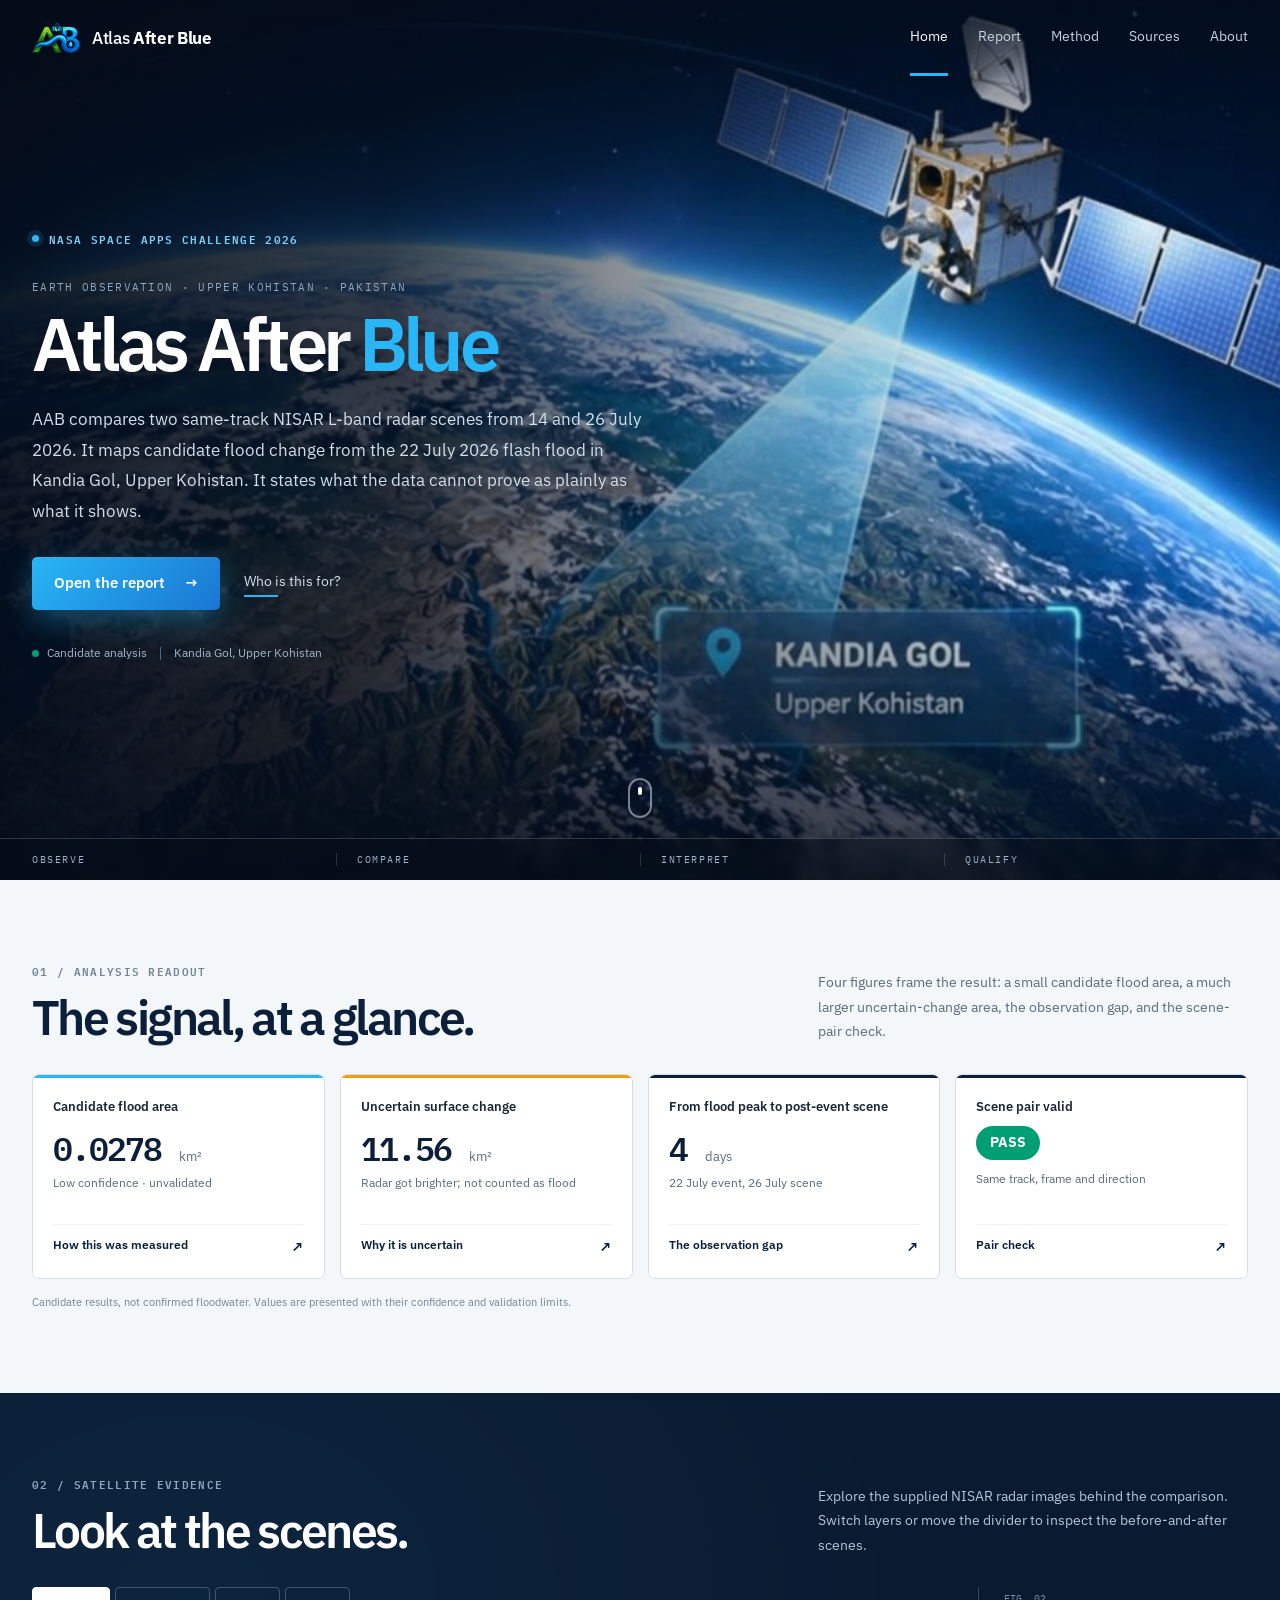
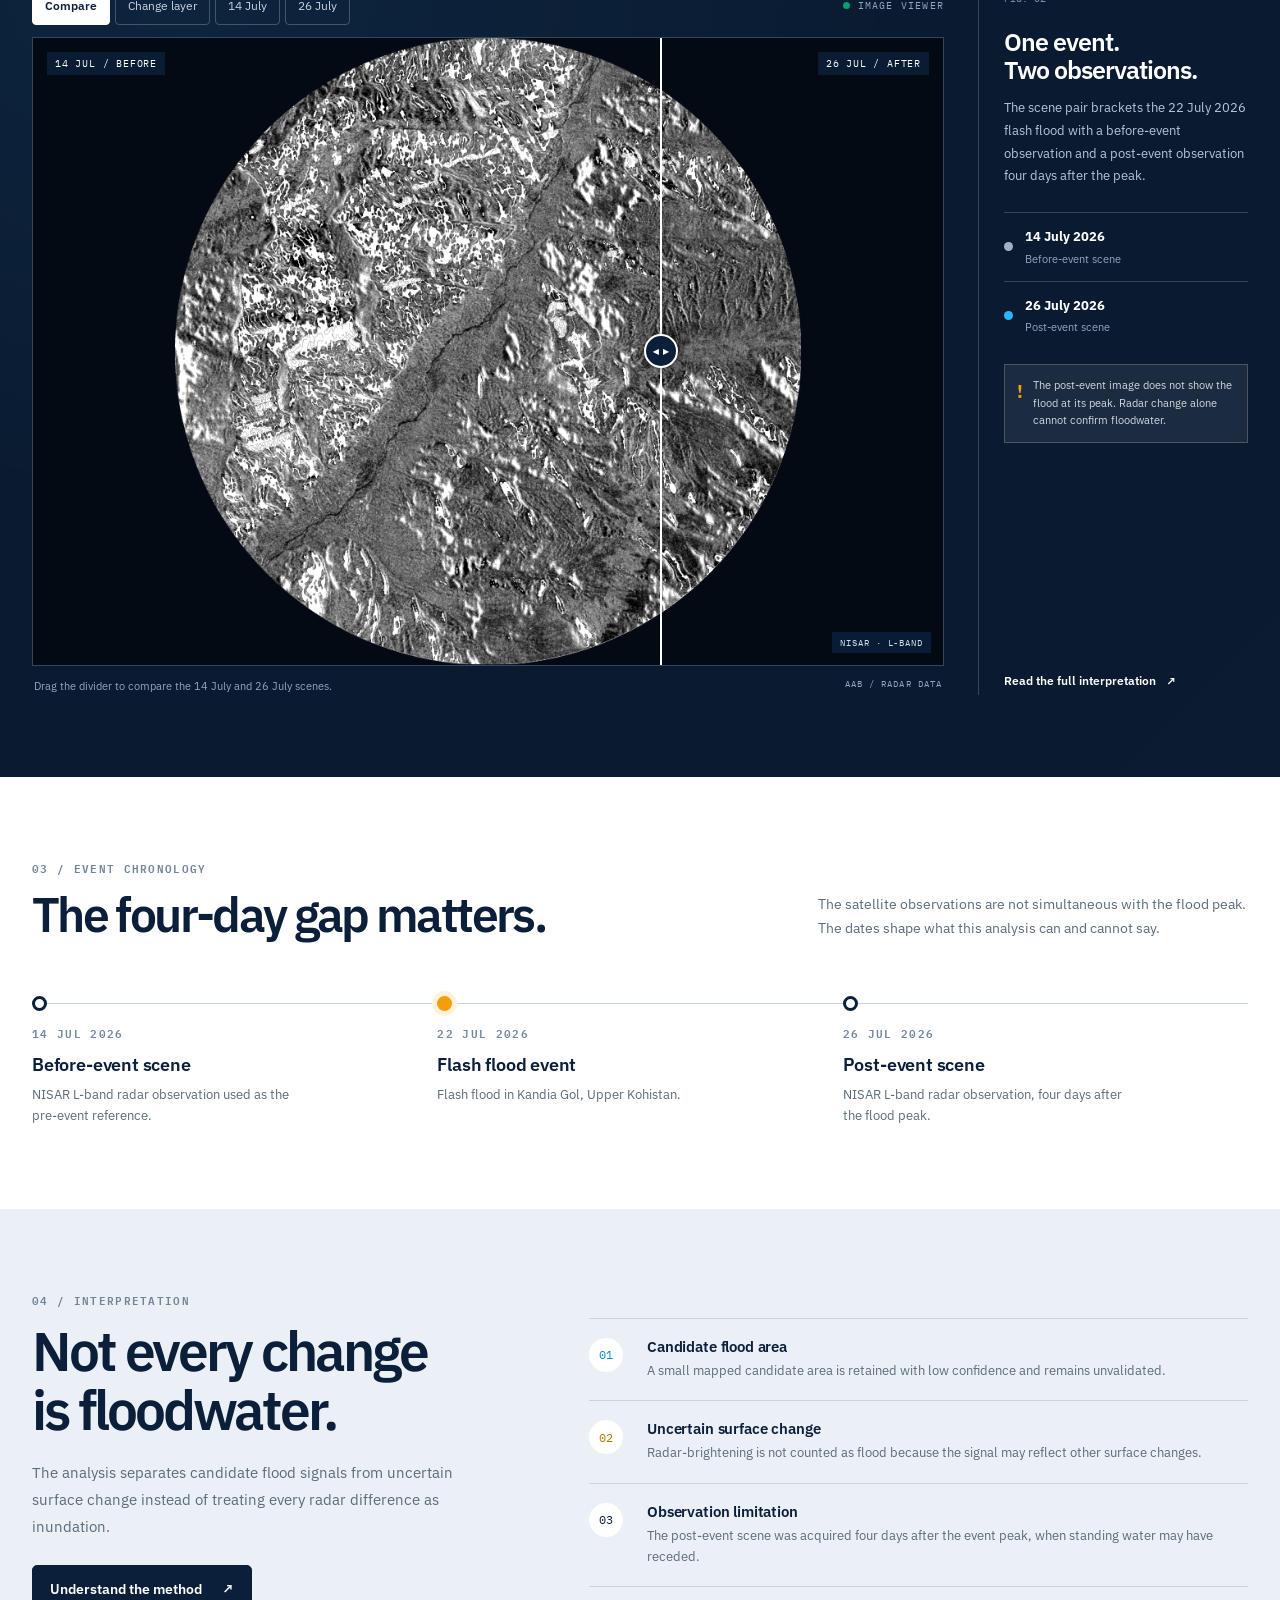
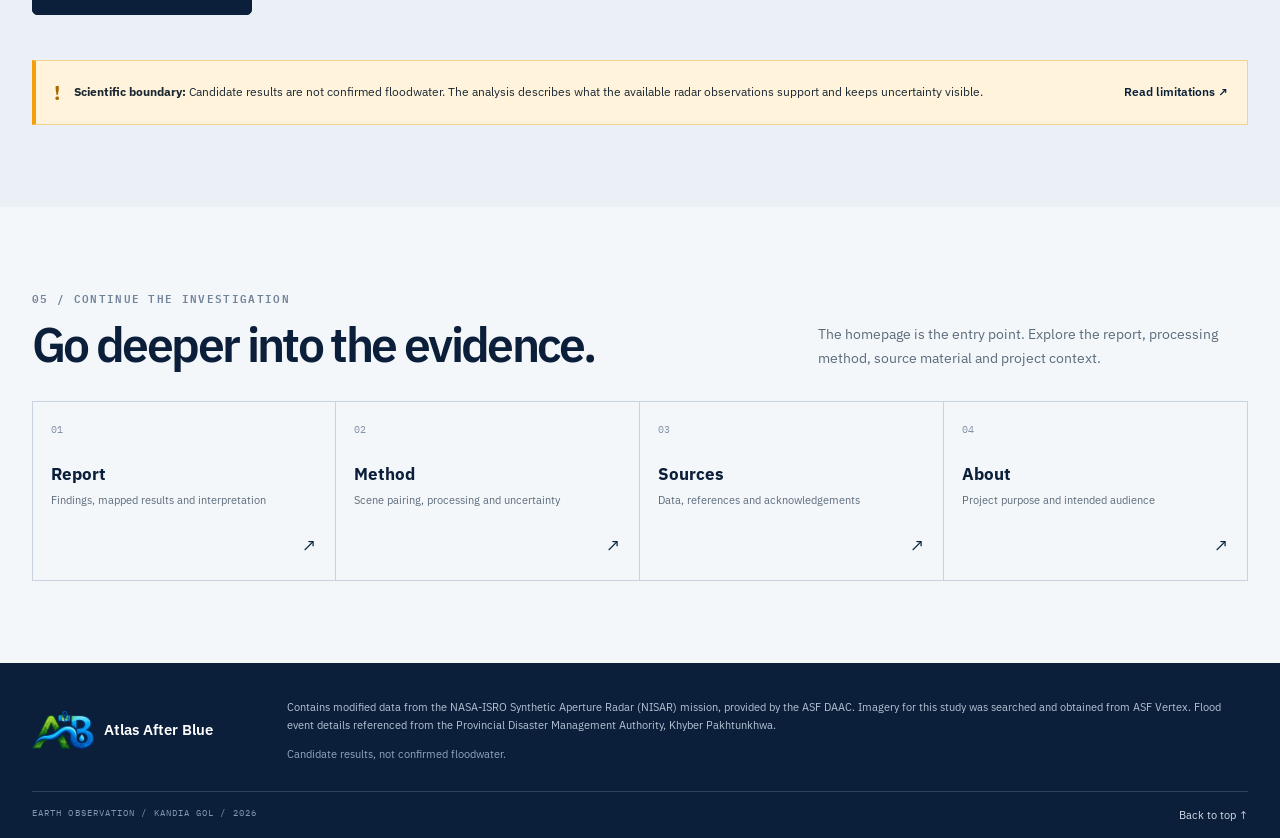
<file: aab/index.html>
<!doctype html>
<html lang="en">
<head>
  <meta charset="utf-8">
  <meta name="viewport" content="width=device-width,initial-scale=1">
  <meta name="description" content="Atlas After Blue compares two same-track NISAR L-band radar scenes to map candidate flood change from the 22 July 2026 flash flood in Kandia Gol, Upper Kohistan.">
  <meta name="theme-color" content="#0B1F3A">
  <title>Atlas After Blue | NISAR flood-change investigation</title>
  <link rel="icon" href="img/logo.png">
  <link rel="preconnect" href="https://fonts.googleapis.com">
  <link rel="preconnect" href="https://fonts.gstatic.com" crossorigin>
  <link href="https://fonts.googleapis.com/css2?family=IBM+Plex+Mono:wght@400;500;600&family=IBM+Plex+Sans:wght@400;500;600;700&display=swap" rel="stylesheet">
  <link rel="stylesheet" href="css/style.css">
  <link rel="stylesheet" href="css/home.css">
  <link rel="stylesheet" href="css/hero-upgrade.css">
  <script>document.documentElement.classList.add('js');</script>
</head>
<body>
  <a class="skip-link" href="#main">Skip to content</a>
  <header class="site-header" id="site-header">
    <div class="header-inner">
      <a class="brand" href="index.html" aria-label="Atlas After Blue home">
        <img src="img/logo.png" alt="">
        <span>Atlas <b>After Blue</b></span>
      </a>
      <button class="menu-toggle" id="menu-toggle" aria-expanded="false" aria-controls="site-nav">
        <span class="menu-lines" aria-hidden="true"></span><span class="sr-only">Toggle navigation</span>
      </button>
      <nav class="site-nav" id="site-nav" aria-label="Main navigation">
        <a href="index.html" aria-current="page">Home</a>
        <a href="report.html">Report</a>
        <a href="method.html">Method</a>
        <a href="sources.html">Sources</a>
        <a href="about.html">About</a>
      </nav>
    </div>
  </header>

  <main id="main">
    <!-- HERO: Earth is the full-bleed background -->
    <section class="hero" id="hero">
      <div class="hero-bg">
        <img class="hero-bg-img" src="img/earth-orbit-hero.jpg" alt="Earth seen from orbit with a radar satellite scanning the Kandia Gol area of Upper Kohistan" fetchpriority="high">
        <div class="hero-shade" aria-hidden="true"></div>
        <div class="hero-glow" aria-hidden="true"></div>
        <div class="hero-scan" aria-hidden="true"></div>
      </div>

      <div class="hero-grid">
        <div class="hero-copy">
          <div class="eyebrow"><span class="eyebrow-mark"></span> NASA SPACE APPS CHALLENGE 2026</div>
          <p class="hero-index mono">  EARTH OBSERVATION · UPPER KOHISTAN · PAKISTAN</p>
          <h1>Atlas After <span>Blue</span></h1>
          <p class="hero-lead">AAB compares two same-track NISAR L-band radar scenes from 14 and 26 July 2026. It maps candidate flood change from the 22 July 2026 flash flood in Kandia Gol, Upper Kohistan. It states what the data cannot prove as plainly as what it shows.</p>
          <div class="hero-actions">
            <a class="button button-primary" href="report.html">Open the report <span aria-hidden="true">→</span></a>
            <a class="quiet-link" href="about.html#audience">Who is this for?</a>
          </div>
          <div class="hero-meta">
            <span><i class="status-dot"></i> Candidate analysis</span>
            <span class="meta-separator"></span>
            <span>Kandia Gol, Upper Kohistan</span>
          </div>
        </div>
      </div>

      <a class="scroll-cue" href="#readout-title" aria-label="Scroll to key figures"><span></span></a>

      <div class="hero-bottom-grid" aria-hidden="true">
        <span>OBSERVE</span><span>COMPARE</span><span>INTERPRET</span><span>QUALIFY</span>
      </div>
    </section>

    <!-- KEY FIGURES -->
    <section class="readout section-pad" aria-labelledby="readout-title">
      <div class="section-heading reveal">
        <div>
          <p class="section-index">01 / ANALYSIS READOUT</p>
          <h2 id="readout-title">The signal, at a glance.</h2>
        </div>
        <p class="section-intro">Four figures frame the result: a small candidate flood area, a much larger uncertain-change area, the observation gap, and the scene-pair check.</p>
      </div>
      <div class="metrics-grid" id="metrics">
        <article class="metric-card metric-blue reveal" style="--d:0ms">
          <span class="metric-art metric-art-water" aria-hidden="true">
            <svg viewBox="0 0 64 44" focusable="false"><path d="M5 13c7-5 13-5 20 0s13 5 20 0 9-5 14-2M5 23c7-5 13-5 20 0s13 5 20 0 9-5 14-2M5 33c7-5 13-5 20 0s13 5 20 0 9-5 14-2"/><path d="M5 6h54" class="water-line-top"/></svg>
          </span>
          <p class="metric-label">Candidate flood area</p>
          <p class="metric-value"><b class="count" data-to="0.0278" data-dec="4">0.0278</b> <span>km²</span></p>
          <p class="metric-note">Low confidence · unvalidated</p>
          <a href="report.html#map" class="metric-link">How this was measured <span>↗</span></a>
        </article>
        <article class="metric-card metric-amber reveal" style="--d:80ms">
          <p class="metric-label">Uncertain surface change</p>
          <p class="metric-value"><b class="count" data-to="11.56" data-dec="2">11.56</b> <span>km²</span></p>
          <p class="metric-note">Radar got brighter; not counted as flood</p>
          <a href="method.html#thresholds" class="metric-link">Why it is uncertain <span>↗</span></a>
        </article>
        <article class="metric-card metric-navy reveal" style="--d:160ms">
          <p class="metric-label">From flood peak to post-event scene</p>
          <p class="metric-value metric-value-calendar"><svg viewBox="0 0 24 24" aria-hidden="true" focusable="false"><rect x="3.5" y="5" width="17" height="16" rx="2"/><path d="M7.5 3v4M16.5 3v4M4 9.5h16"/><path d="M8 13h2M14 13h2M8 17h2"/></svg><b class="count" data-to="4" data-dec="0">4</b> <span>days</span></p>
          <p class="metric-note">22 July event, 26 July scene</p>
          <a href="report.html#limitations" class="metric-link">The observation gap <span>↗</span></a>
        </article>
        <article class="metric-card metric-navy reveal" style="--d:240ms">
          <p class="metric-label">Scene pair valid</p>
          <p class="metric-status"><span class="pass-badge">PASS</span></p>
          <p class="metric-note">Same track, frame and direction</p>
          <a href="method.html#pair" class="metric-link">Pair check <span>↗</span></a>
        </article>
      </div>
      <p class="data-footnote">Candidate results, not confirmed floodwater. Values are presented with their confidence and validation limits.</p>
    </section>

    <!-- IMAGE EXPLORER -->
    <section class="explorer section-pad" aria-labelledby="explorer-title">
      <div class="section-heading section-heading-light reveal">
        <div>
          <p class="section-index">02 / SATELLITE EVIDENCE</p>
          <h2 id="explorer-title">Look at the scenes.</h2>
        </div>
        <p class="section-intro">Explore the supplied NISAR radar images behind the comparison. Switch layers or move the divider to inspect the before-and-after scenes.</p>
      </div>
      <div class="explorer-layout reveal">
        <div class="explorer-main">
          <div class="viewer-toolbar">
            <div class="layer-tabs" role="group" aria-label="Choose radar layer">
              <button class="layer-tab is-active" data-layer="compare" aria-pressed="true">Compare</button>
              <button class="layer-tab" data-layer="change" aria-pressed="false">Change layer</button>
              <button class="layer-tab" data-layer="before" aria-pressed="false">14 July</button>
              <button class="layer-tab" data-layer="after" aria-pressed="false">26 July</button>
            </div>
            <span class="viewer-live"><i></i> IMAGE VIEWER</span>
          </div>
          <div class="radar-viewer" id="radar-viewer">
            <div class="compare-stage" id="compare-stage">
              <img class="radar-image radar-base" src="img/pre.png" alt="NISAR L-band radar scene from 14 July 2026, before the flash flood">
              <div class="radar-after-clip" id="radar-after-clip">
                <img class="radar-image radar-after" src="img/post.png" alt="NISAR L-band radar scene from 26 July 2026, after the flash flood">
              </div>
              <div class="compare-divider" id="compare-divider"><span>◀</span><span>▶</span></div>
              <div class="compare-captions"><span>14 JUL / BEFORE</span><span>26 JUL / AFTER</span></div>
              <input id="compare-range" class="compare-range" type="range" min="0" max="100" value="50" aria-label="Move comparison divider between before and after radar scenes">
            </div>
            <img class="single-layer" id="single-layer" src="img/change.png" alt="NISAR radar backscatter change image" hidden>
            <div class="viewer-corner">NISAR · L-BAND</div>
          </div>
          <div class="viewer-foot">
            <span id="viewer-caption">Drag the divider to compare the 14 July and 26 July scenes.</span>
            <span class="mono">AAB / RADAR DATA</span>
          </div>
        </div>
        <aside class="explorer-aside">
          <div class="aside-number mono">FIG. 02</div>
          <h3>One event.<br>Two observations.</h3>
          <p>The scene pair brackets the 22 July 2026 flash flood with a before-event observation and a post-event observation four days after the peak.</p>
          <div class="scene-date"><span class="date-marker"></span><div><b>14 July 2026</b><small>Before-event scene</small></div></div>
          <div class="scene-date"><span class="date-marker date-marker-blue"></span><div><b>26 July 2026</b><small>Post-event scene</small></div></div>
          <div class="aside-caution"><span class="caution-icon">!</span><p>The post-event image does not show the flood at its peak. Radar change alone cannot confirm floodwater.</p></div>
          <a class="aside-link" href="report.html">Read the full interpretation <span>↗</span></a>
        </aside>
      </div>
    </section>

    <!-- EVENT TIMELINE -->
    <section class="timeline-section section-pad" aria-labelledby="timeline-title">
      <div class="section-heading reveal">
        <div><p class="section-index">03 / EVENT CHRONOLOGY</p><h2 id="timeline-title">The four-day gap matters.</h2></div>
        <p class="section-intro">The satellite observations are not simultaneous with the flood peak. The dates shape what this analysis can and cannot say.</p>
      </div>
      <div class="event-timeline">
        <article class="timeline-stop reveal" style="--d:0ms">
          <span class="timeline-node"></span><p class="timeline-date mono">14 JUL 2026</p><h3>Before-event scene</h3><p>NISAR L-band radar observation used as the pre-event reference.</p>
        </article>
        <article class="timeline-stop timeline-event reveal" style="--d:120ms">
          <span class="timeline-node"></span><p class="timeline-date mono">22 JUL 2026</p><h3>Flash flood event</h3><p>Flash flood in Kandia Gol, Upper Kohistan.</p>
        </article>
        <article class="timeline-stop reveal" style="--d:240ms">
          <span class="timeline-node"></span><p class="timeline-date mono">26 JUL 2026</p><h3>Post-event scene</h3><p>NISAR L-band radar observation, four days after the flood peak.</p>
        </article>
      </div>
    </section>

    <!-- INTERPRETATION -->
    <section class="interpretation section-pad" aria-labelledby="interp-title">
      <div class="interpretation-grid">
        <div class="reveal">
          <p class="section-index">04 / INTERPRETATION</p>
          <h2 id="interp-title">Not every change<br>is floodwater.</h2>
          <p class="interpretation-lead">The analysis separates candidate flood signals from uncertain surface change instead of treating every radar difference as inundation.</p>
          <a class="button button-dark" href="method.html">Understand the method <span>↗</span></a>
        </div>
        <div class="interpretation-notes">
          <article class="interpretation-row reveal" style="--d:0ms">
            <span class="interpretation-symbol symbol-blue">01</span>
            <div><h3>Candidate flood area</h3><p>A small mapped candidate area is retained with low confidence and remains unvalidated.</p></div>
          </article>
          <article class="interpretation-row reveal" style="--d:100ms">
            <span class="interpretation-symbol symbol-amber">02</span>
            <div><h3>Uncertain surface change</h3><p>Radar-brightening is not counted as flood because the signal may reflect other surface changes.</p></div>
          </article>
          <article class="interpretation-row reveal" style="--d:200ms">
            <span class="interpretation-symbol symbol-navy">03</span>
            <div><h3>Observation limitation</h3><p>The post-event scene was acquired four days after the event peak, when standing water may have receded.</p></div>
          </article>
        </div>
      </div>
      <div class="limits-strip reveal"><span class="limits-icon">!</span><p><b>Scientific boundary:</b> Candidate results are not confirmed floodwater. The analysis describes what the available radar observations support and keeps uncertainty visible.</p><a href="report.html#limitations">Read limitations ↗</a></div>
    </section>

    <!-- EXPLORE SITE -->
    <section class="explore-pages section-pad" aria-labelledby="continue-title">
      <div class="section-heading reveal">
        <div><p class="section-index">05 / CONTINUE THE INVESTIGATION</p><h2 id="continue-title">Go deeper into the evidence.</h2></div>
        <p class="section-intro">The homepage is the entry point. Explore the report, processing method, source material and project context.</p>
      </div>
      <div class="page-links">
        <a class="page-link reveal" style="--d:0ms" href="report.html"><span class="page-link-index mono">01</span><span><b>Report</b><small>Findings, mapped results and interpretation</small></span><i>↗</i></a>
        <a class="page-link reveal" style="--d:70ms" href="method.html"><span class="page-link-index mono">02</span><span><b>Method</b><small>Scene pairing, processing and uncertainty</small></span><i>↗</i></a>
        <a class="page-link reveal" style="--d:140ms" href="sources.html"><span class="page-link-index mono">03</span><span><b>Sources</b><small>Data, references and acknowledgements</small></span><i>↗</i></a>
        <a class="page-link reveal" style="--d:210ms" href="about.html"><span class="page-link-index mono">04</span><span><b>About</b><small>Project purpose and intended audience</small></span><i>↗</i></a>
      </div>
    </section>
  </main>

  <footer class="site-footer">
    <div class="footer-main">
      <a class="footer-brand" href="index.html"><img src="img/logo.png" alt=""><span>Atlas After Blue</span></a>
      <p id="ack">AAB · NASA Space Apps Challenge 2026.</p>
      <p class="footer-disclaimer">Candidate results, not confirmed floodwater.</p>
    </div>
    <div class="footer-bottom"><span>EARTH OBSERVATION / KANDIA GOL / 2026</span><a href="#main">Back to top ↑</a></div>
  </footer>

  <script src="js/common.js"></script>
  <script src="js/home.js"></script>
</body>
</html>
</file>
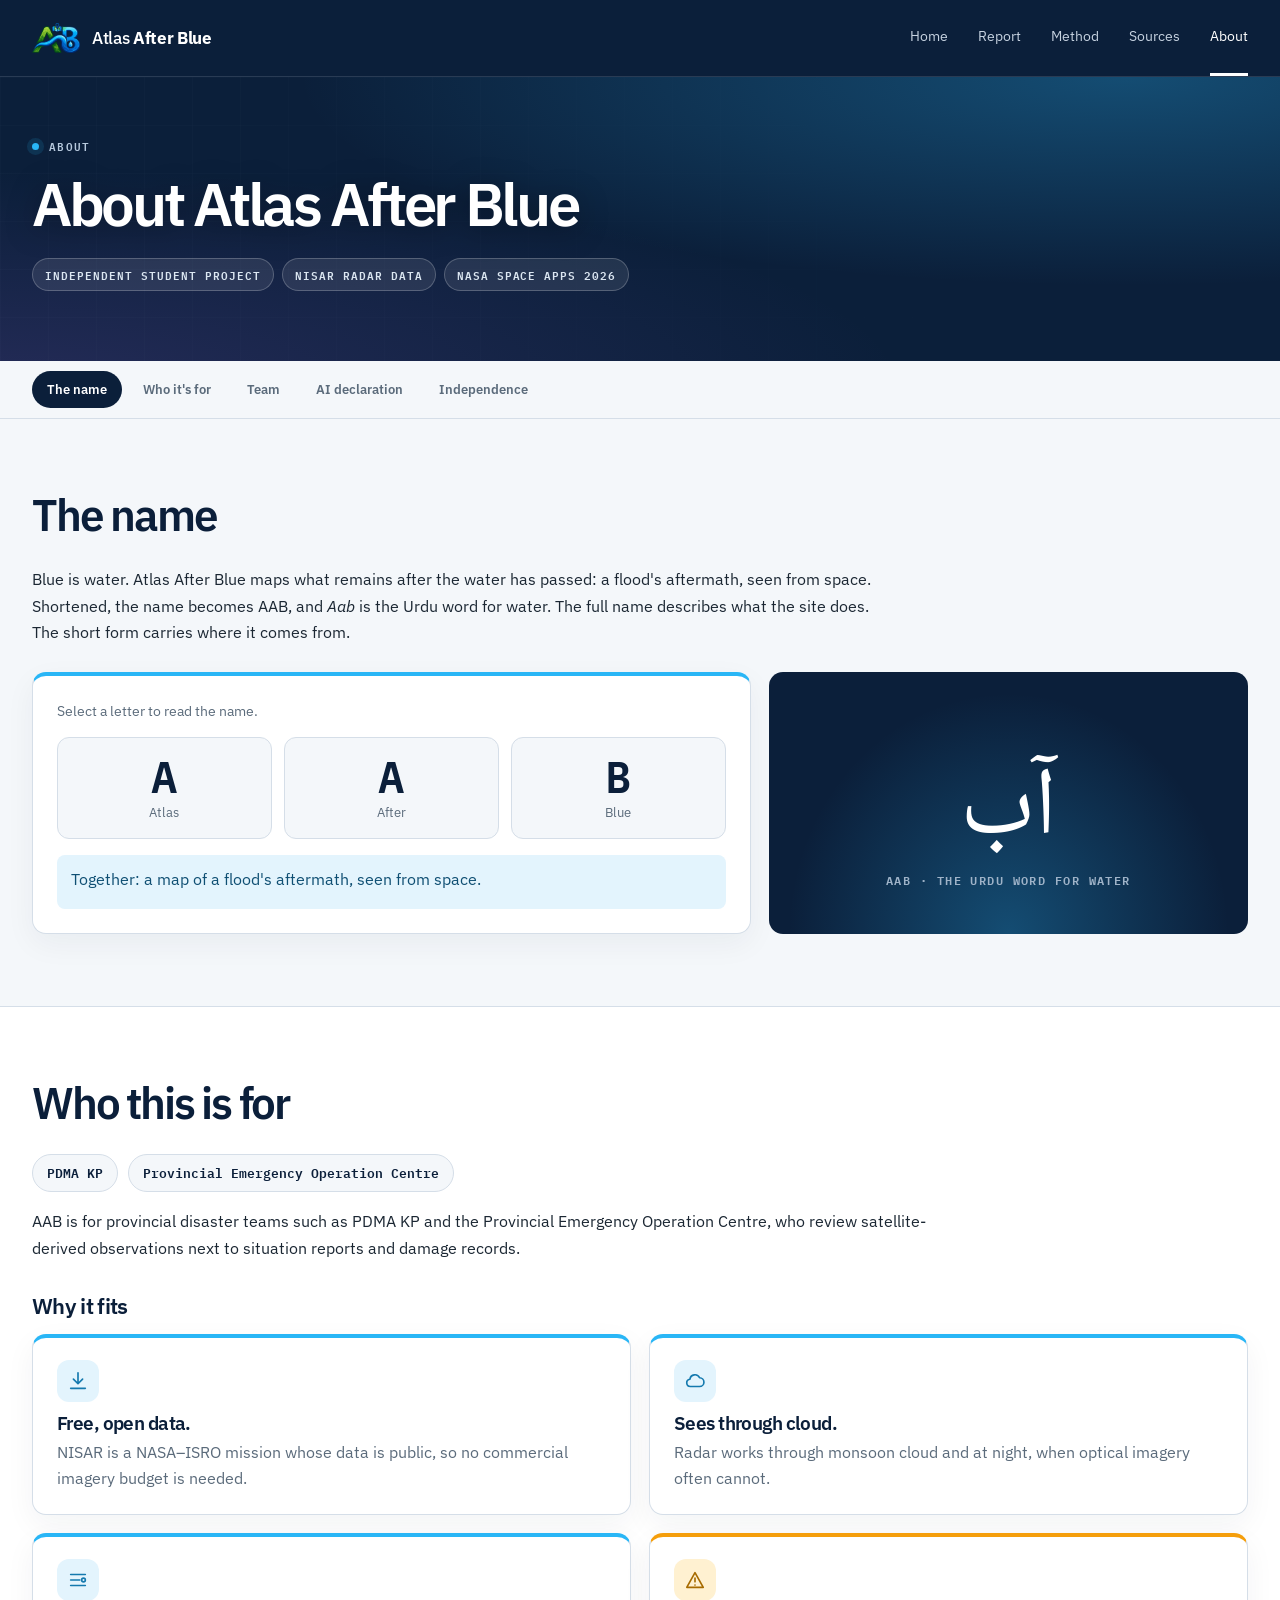
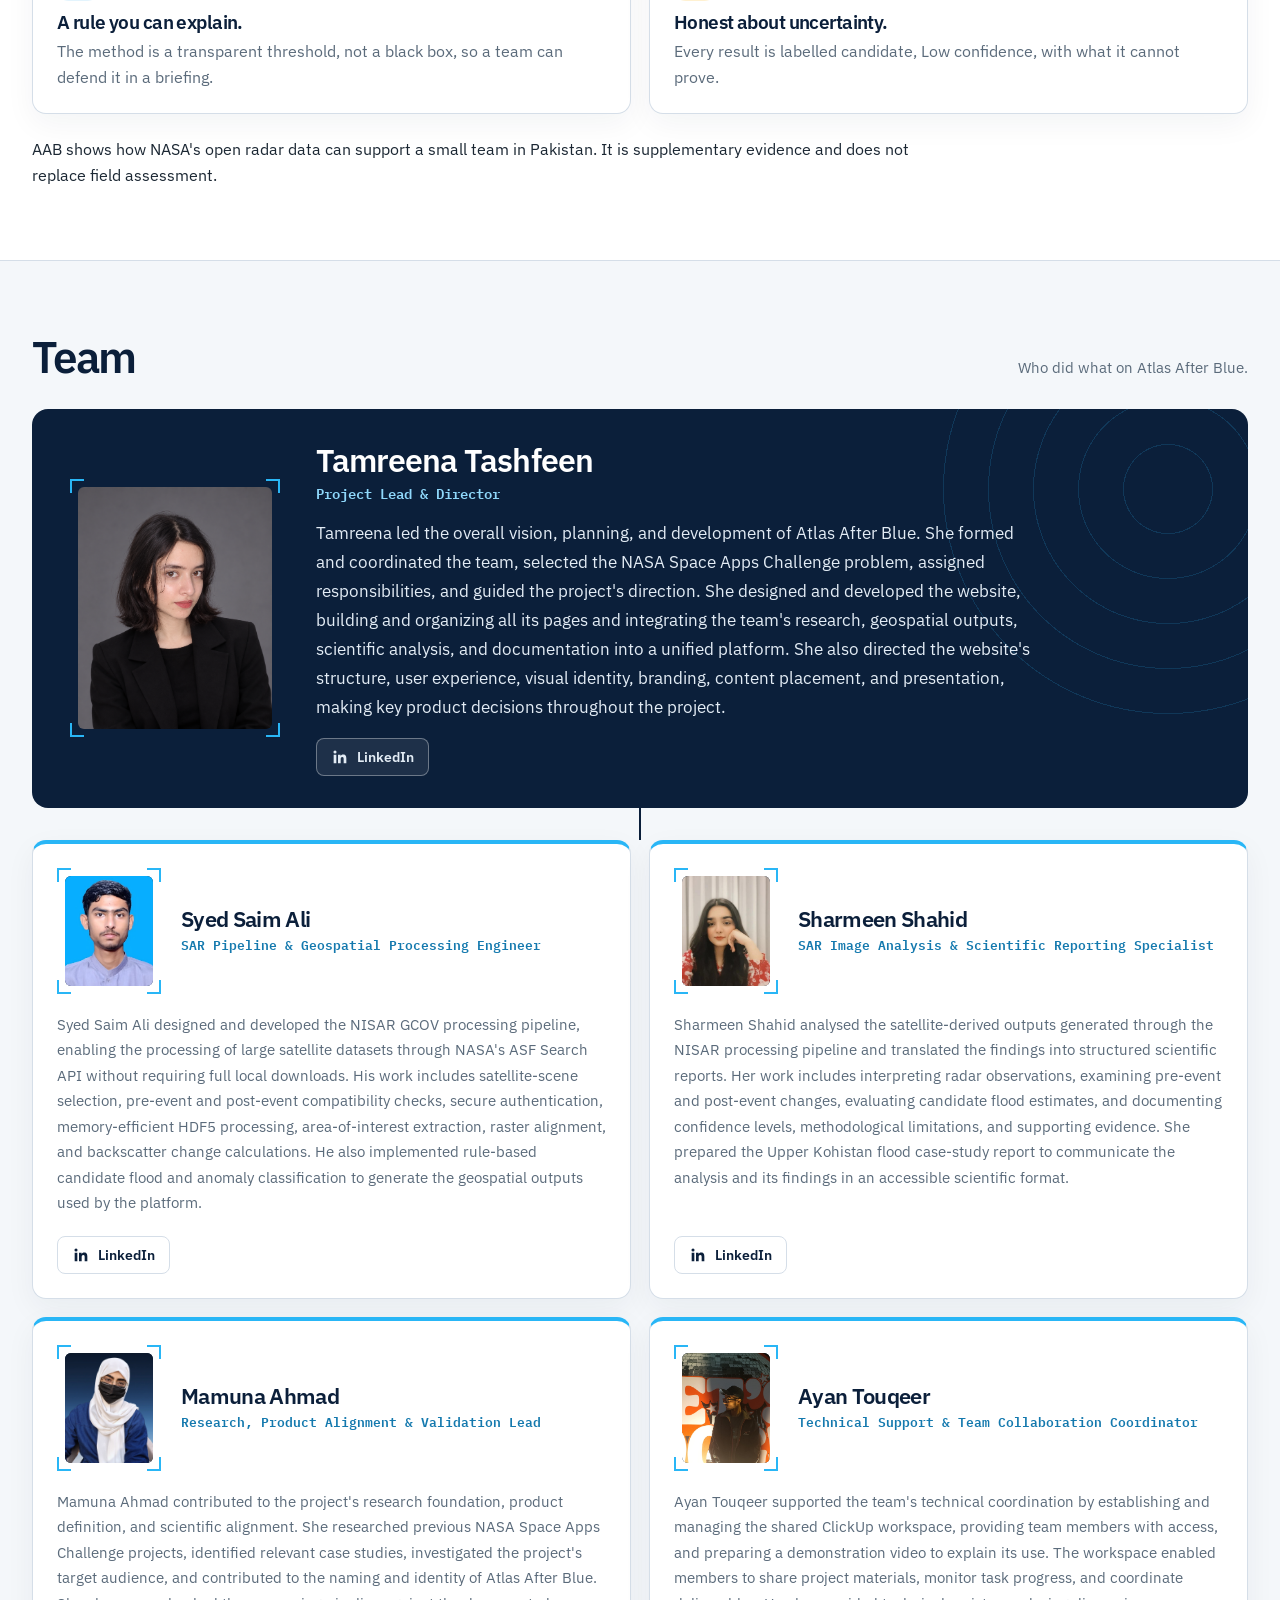
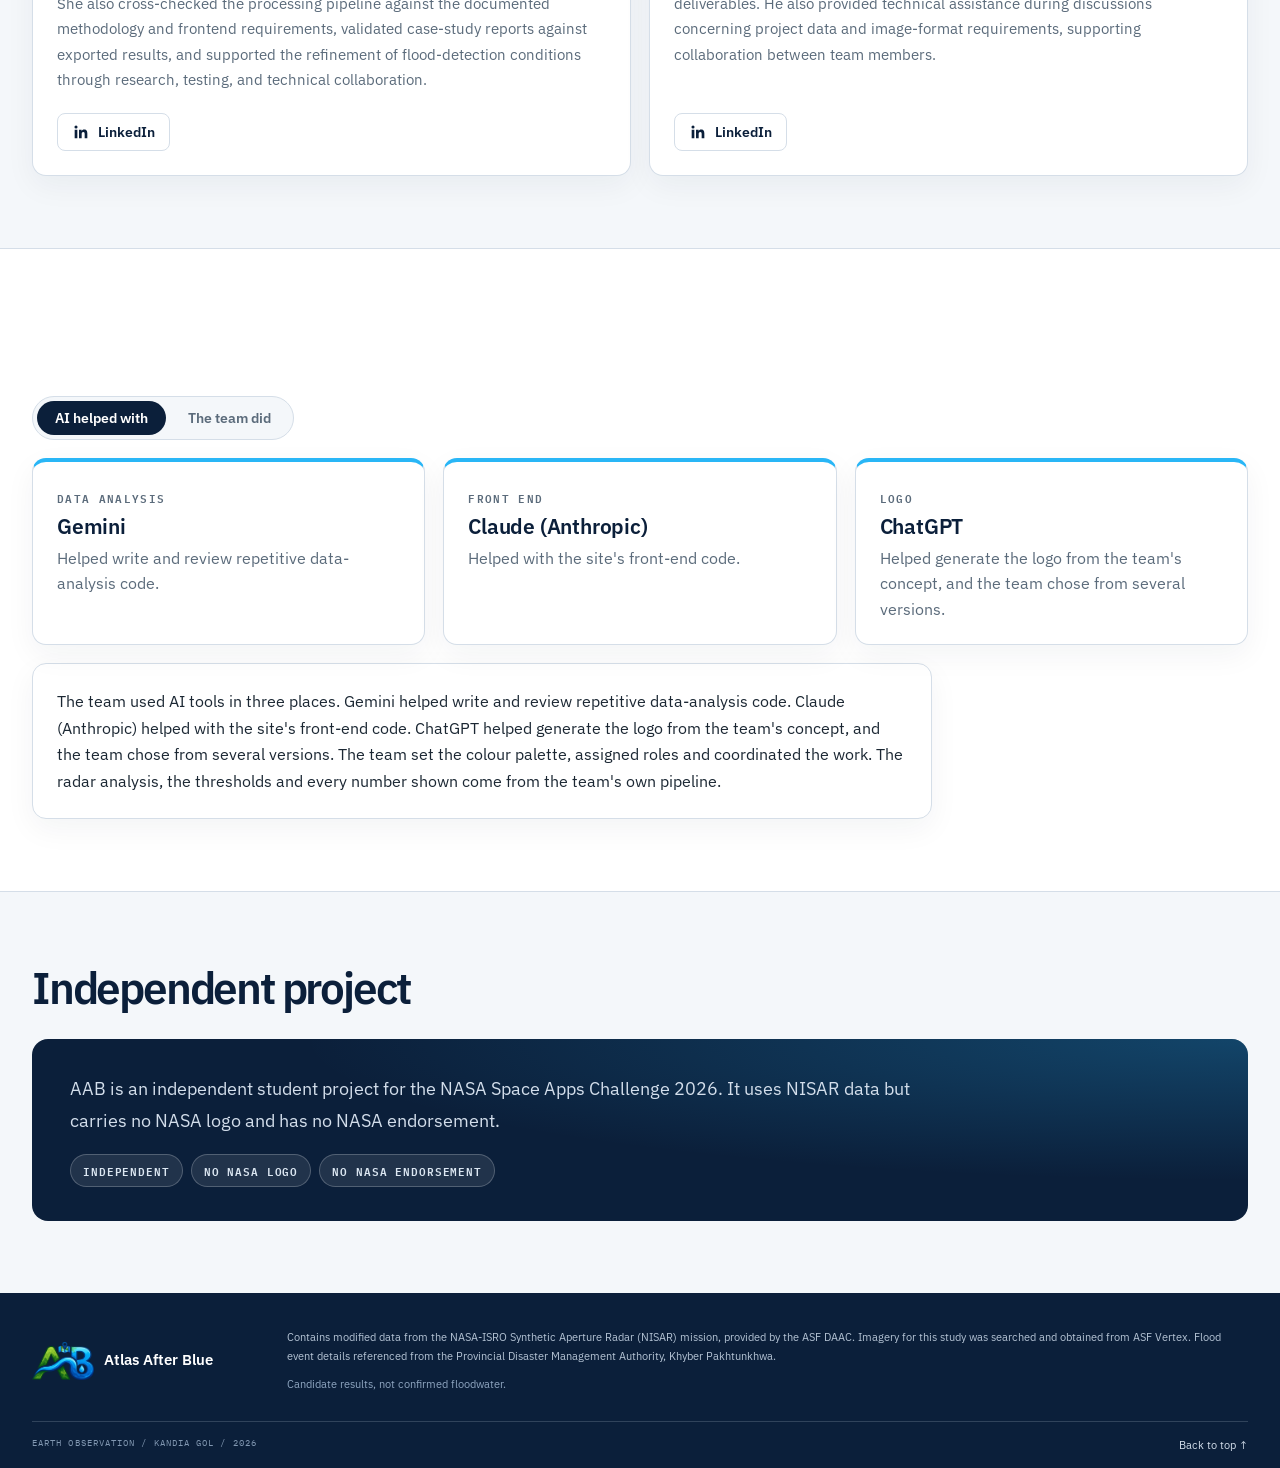
<file: aab/about.html>
<!doctype html>
<html lang="en">
<head>
  <meta charset="utf-8">
  <meta name="viewport" content="width=device-width, initial-scale=1">
  <title>About | Atlas After Blue</title>
  <meta name="description" content="Learn about Atlas After Blue, its intended users, team, use of AI tools and independent status.">
  <meta name="theme-color" content="#0B1F3A">
  <link rel="icon" href="img/logo.png">
  <link rel="preconnect" href="https://fonts.googleapis.com">
  <link rel="preconnect" href="https://fonts.gstatic.com" crossorigin>
  <link href="https://fonts.googleapis.com/css2?family=IBM+Plex+Mono:wght@400;500;600&family=IBM+Plex+Sans:wght@400;500;600;700&family=Noto+Naskh+Arabic:wght@400;600&display=swap" rel="stylesheet">
  <link rel="stylesheet" href="css/style.css">
  <link rel="stylesheet" href="css/home.css">
  <link rel="stylesheet" href="css/method.css">
  <link rel="stylesheet" href="css/about.css">
  <script>document.documentElement.classList.add('js');</script>
</head>
<body>
  <a class="skip-link" href="#content">Skip to content</a>

  <header class="site-header">
    <div class="header-inner">
      <a class="brand" href="index.html" aria-label="Atlas After Blue home">
        <img src="img/logo.png" alt="">
        <span>Atlas <b>After Blue</b></span>
      </a>
      <button class="menu-toggle" id="menu-toggle" aria-expanded="false" aria-controls="site-nav">
        <span class="menu-lines" aria-hidden="true"></span><span class="sr-only">Toggle navigation</span>
      </button>
      <nav class="site-nav" id="site-nav" aria-label="Main navigation">
        <a href="index.html">Home</a>
        <a href="report.html">Report</a>
        <a href="method.html">Method</a>
        <a href="sources.html">Sources</a>
        <a href="about.html" aria-current="page">About</a>
      </nav>
    </div>
  </header>

  <section class="m-hero">
    <div class="mwrap rwrap">
      <div class="eyebrow"><span class="eyebrow-mark"></span> ABOUT</div>
      <h1>About Atlas After Blue</h1>
      <ul class="hero-chips" aria-label="Project facts">
        <li>Independent student project</li>
        <li>NISAR radar data</li>
        <li>NASA Space Apps 2026</li>
      </ul>
    </div>
  </section>

  <nav class="subnav" aria-label="On this page">
    <div class="mwrap">
      <a href="#the-name" aria-current="true">The name</a>
      <a href="#audience">Who it's for</a>
      <a href="#team">Team</a>
      <a href="#ai-declaration">AI declaration</a>
      <a href="#independence">Independence</a>
    </div>
  </nav>

  <main id="content">

    <!-- 1. THE NAME -->
    <section class="msec" id="the-name" aria-labelledby="name-title">
      <div class="mwrap">
        <div class="mhead reveal">
          <h2 id="name-title">The name</h2>
        </div>
        <p class="name-copy reveal">Blue is water. Atlas After Blue maps what remains after the water has passed: a flood's aftermath, seen from space. Shortened, the name becomes AAB, and <em>Aab</em> is the Urdu word for water. The full name describes what the site does. The short form carries where it comes from.</p>
        <div class="name-lab reveal">
          <div class="name-card">
            <p class="cap">Select a letter to read the name.</p>
            <div class="letter-row" role="group" aria-label="Letters of AAB">
              <button class="letter" type="button" aria-pressed="false" data-say="Atlas: the map. The site maps what remains."><b>A</b><span>Atlas</span></button>
              <button class="letter" type="button" aria-pressed="false" data-say="After: the time once the water has passed."><b>A</b><span>After</span></button>
              <button class="letter" type="button" aria-pressed="false" data-say="Blue: water."><b>B</b><span>Blue</span></button>
            </div>
            <p class="letter-out" id="letter-out" aria-live="polite">Together: a map of a flood's aftermath, seen from space.</p>
          </div>
          <div class="urdu-card" id="urdu-card">
            <div class="ripples" aria-hidden="true"><i></i><i></i><i></i></div>
            <div>
              <span class="urdu-name" lang="ur" dir="rtl" aria-label="Aab">آب</span>
              <p class="urdu-sub">AAB · the Urdu word for water</p>
            </div>
          </div>
        </div>
      </div>
    </section>

    <!-- 2. AUDIENCE -->
    <section class="msec alt" id="audience" aria-labelledby="aud-title">
      <div class="mwrap">
        <div class="mhead reveal">
          <h2 id="aud-title">Who this is for</h2>
        </div>
        <ul class="aud-chips reveal" aria-label="Intended users">
          <li>PDMA KP</li>
          <li>Provincial Emergency Operation Centre</li>
        </ul>
        <p class="about-copy reveal">AAB is for provincial disaster teams such as PDMA KP and the Provincial Emergency Operation Centre, who review satellite-derived observations next to situation reports and damage records.</p>
        <h3 class="why-title reveal">Why it fits</h3>
        <div class="why-grid">
          <article class="why-card reveal">
            <div class="why-ic" aria-hidden="true"><svg viewBox="0 0 24 24"><path d="M12 3v12M7 10l5 5 5-5M4 20h16"/></svg></div>
            <h3>Free, open data.</h3>
            <p>NISAR is a NASA–ISRO mission whose data is public, so no commercial imagery budget is needed.</p>
          </article>
          <article class="why-card reveal" style="--d:70ms">
            <div class="why-ic" aria-hidden="true"><svg viewBox="0 0 24 24"><path d="M7 18a4 4 0 0 1-.5-7.97A5.5 5.5 0 0 1 17 8.5a4.5 4.5 0 0 1 0 9.5H7z"/></svg></div>
            <h3>Sees through cloud.</h3>
            <p>Radar works through monsoon cloud and at night, when optical imagery often cannot.</p>
          </article>
          <article class="why-card reveal" style="--d:140ms">
            <div class="why-ic" aria-hidden="true"><svg viewBox="0 0 24 24"><path d="M4 6h16M4 12h10M4 18h16"/><circle cx="18" cy="12" r="2"/></svg></div>
            <h3>A rule you can explain.</h3>
            <p>The method is a transparent threshold, not a black box, so a team can defend it in a briefing.</p>
          </article>
          <article class="why-card caution reveal" style="--d:210ms">
            <div class="why-ic" aria-hidden="true"><svg viewBox="0 0 24 24"><path d="M12 4l9 16H3z"/><path d="M12 10v4M12 17.5v.01"/></svg></div>
            <h3>Honest about uncertainty.</h3>
            <p>Every result is labelled candidate, Low confidence, with what it cannot prove.</p>
          </article>
        </div>
        <p class="why-closing reveal">AAB shows how NASA's open radar data can support a small team in Pakistan. It is supplementary evidence and does not replace field assessment.</p>
      </div>
    </section>

    <!-- 3. TEAM -->
    <section class="msec" id="team" aria-labelledby="team-title">
      <div class="mwrap">
        <div class="mhead reveal">
          <h2 id="team-title">Team</h2>
          <p class="sub">Who did what on Atlas After Blue.</p>
        </div>
        <div id="team-board" class="team-board" aria-live="polite">
          <p class="team-load-note">Loading team…</p>
        </div>
      </div>
    </section>

    <!-- 4. AI DECLARATION -->
    <section class="msec alt" id="ai-declaration" aria-labelledby="ai-title">
      <div class="mwrap">
        <div class="mhead reveal">
          <h2 id="ai-title">AI declaration</h2>
        </div>
        <div class="seg reveal" role="group" aria-label="Show">
          <button type="button" id="seg-ai" aria-pressed="true">AI helped with</button>
          <button type="button" id="seg-team" aria-pressed="false">The team did</button>
        </div>
        <div id="panel-ai" class="ai-grid reveal">
          <article class="ai-tool">
            <span class="tag">Data analysis</span>
            <h3>Gemini</h3>
            <p>Helped write and review repetitive data-analysis code.</p>
          </article>
          <article class="ai-tool">
            <span class="tag">Front end</span>
            <h3>Claude (Anthropic)</h3>
            <p>Helped with the site's front-end code.</p>
          </article>
          <article class="ai-tool">
            <span class="tag">Logo</span>
            <h3>ChatGPT</h3>
            <p>Helped generate the logo from the team's concept, and the team chose from several versions.</p>
          </article>
        </div>
        <div id="panel-team" class="team-did" hidden>
          <ul>
            <li>Set the colour palette.</li>
            <li>Assigned roles and coordinated the work.</li>
            <li>Built the radar analysis.</li>
            <li>Chose the thresholds.</li>
            <li>Produced every number shown, with the team's own pipeline.</li>
          </ul>
        </div>
        <article class="mcard ai-full reveal">
          <p>The team used AI tools in three places. Gemini helped write and review repetitive data-analysis code. Claude (Anthropic) helped with the site's front-end code. ChatGPT helped generate the logo from the team's concept, and the team chose from several versions. The team set the colour palette, assigned roles and coordinated the work. The radar analysis, the thresholds and every number shown come from the team's own pipeline.</p>
        </article>
      </div>
    </section>

    <!-- 5. INDEPENDENCE -->
    <section class="msec" id="independence" aria-labelledby="indep-title">
      <div class="mwrap">
        <div class="mhead reveal">
          <h2 id="indep-title">Independent project</h2>
        </div>
        <article class="short reveal">
          <p>AAB is an independent student project for the NASA Space Apps Challenge 2026. It uses NISAR data but carries no NASA logo and has no NASA endorsement.</p>
          <div class="indep-tags" aria-hidden="true">
            <span>Independent</span><span>No NASA logo</span><span>No NASA endorsement</span>
          </div>
        </article>
      </div>
    </section>
  </main>

  <footer class="site-footer">
    <div class="footer-main">
      <a class="footer-brand" href="index.html"><img src="img/logo.png" alt=""><span>Atlas After Blue</span></a>
      <p id="ack">AAB · NASA Space Apps Challenge 2026.</p>
      <p class="footer-disclaimer">Candidate results, not confirmed floodwater.</p>
    </div>
    <div class="footer-bottom"><span>EARTH OBSERVATION / KANDIA GOL / 2026</span><a href="#content">Back to top ↑</a></div>
  </footer>

  <script src="js/common.js"></script>
  <script>
    (() => {
      "use strict";
      const $ = (s, r = document) => r.querySelector(s);
      const $$ = (s, r = document) => Array.from(r.querySelectorAll(s));
      const reduce = window.matchMedia("(prefers-reduced-motion: reduce)").matches;

      /* ---------- Reveal on scroll (same behaviour as the Method page) ---------- */
      const io = "IntersectionObserver" in window && !reduce
        ? new IntersectionObserver(entries => entries.forEach(en => {
            if (en.isIntersecting) { en.target.classList.add("in"); io.unobserve(en.target); }
          }), { threshold: 0.12, rootMargin: "0px 0px -6% 0px" })
        : null;
      const reveal = el => (io ? io.observe(el) : el.classList.add("in"));
      $$(".reveal").forEach(reveal);

      /* ---------- Sub-nav highlight (same aria-current="true" pattern as Method) ---------- */
      const navLinks = $$(".subnav a");
      const sections = navLinks.map(a => $(a.getAttribute("href"))).filter(Boolean);
      const spy = () => {
        const y = window.scrollY + 190;
        let current = sections[0];
        sections.forEach(s => { if (s.offsetTop <= y) current = s; });
        navLinks.forEach(a => {
          if (a.getAttribute("href") === "#" + current.id) a.setAttribute("aria-current", "true");
          else a.removeAttribute("aria-current");
        });
      };
      window.addEventListener("scroll", spy, { passive: true });
      spy();

      /* ---------- Name decoder ---------- */
      const out = $("#letter-out");
      const defaultSay = out.textContent;
      const letters = $$(".letter");
      const urdu = $("#urdu-card");
      letters.forEach(btn => btn.addEventListener("click", () => {
        const on = btn.getAttribute("aria-pressed") === "true";
        letters.forEach(b => b.setAttribute("aria-pressed", "false"));
        if (!on) btn.setAttribute("aria-pressed", "true");
        out.textContent = on ? defaultSay : btn.dataset.say;
        urdu.classList.remove("pulse");
        void urdu.offsetWidth;
        if (!on && btn.querySelector("span").textContent === "Blue") urdu.classList.add("pulse");
      }));

      /* ---------- AI declaration toggle ---------- */
      const segAi = $("#seg-ai"), segTeam = $("#seg-team");
      const panelAi = $("#panel-ai"), panelTeam = $("#panel-team");
      const showPanel = ai => {
        segAi.setAttribute("aria-pressed", String(ai));
        segTeam.setAttribute("aria-pressed", String(!ai));
        panelAi.hidden = !ai;
        panelTeam.hidden = ai;
      };
      segAi.addEventListener("click", () => showPanel(true));
      segTeam.addEventListener("click", () => showPanel(false));

      /* ---------- Team ---------- */
      const board = $("#team-board");
      const make = (tag, className, text) => {
        const el = document.createElement(tag);
        if (className) el.className = className;
        if (text !== undefined) el.textContent = text;
        return el;
      };
      const initialsFor = name => String(name || "").trim().split(/\s+/).filter(Boolean).slice(0, 2)
        .map(p => Array.from(p)[0].toUpperCase()).join("");

      const LINKEDIN_PATH = "M20.45 20.45h-3.56v-5.57c0-1.33-.03-3.04-1.85-3.04-1.86 0-2.14 1.45-2.14 2.94v5.67H9.35V9h3.41v1.56h.05c.48-.9 1.64-1.85 3.37-1.85 3.6 0 4.27 2.37 4.27 5.45v6.29zM5.34 7.43a2.06 2.06 0 1 1 0-4.12 2.06 2.06 0 0 1 0 4.12zM7.12 20.45H3.56V9h3.56v11.45z";

      function linkedinButton(member) {
        if (!member.linkedin) return null;
        const a = make("a", "tm-li");
        a.href = member.linkedin;
        a.target = "_blank";
        a.rel = "noopener noreferrer";
        a.setAttribute("aria-label", `LinkedIn profile of ${member.name} (opens in a new tab)`);
        const ns = "http://www.w3.org/2000/svg";
        const svg = document.createElementNS(ns, "svg");
        svg.setAttribute("viewBox", "0 0 24 24");
        svg.setAttribute("width", "18");
        svg.setAttribute("height", "18");
        svg.setAttribute("aria-hidden", "true");
        svg.setAttribute("focusable", "false");
        const path = document.createElementNS(ns, "path");
        path.setAttribute("d", LINKEDIN_PATH);
        path.setAttribute("fill", "currentColor");
        svg.appendChild(path);
        a.append(svg, make("span", "", "LinkedIn"));
        return a;
      }

      function photoFrame(member) {
        const frame = make("div", "tm-frame");
        const photo = make("div", "tm-photo", initialsFor(member.name));
        if (member.focus) photo.style.setProperty("--focus", member.focus);
        if (member.zoom) photo.style.setProperty("--zoom", member.zoom);
        if (member.photo) {
          const img = document.createElement("img");
          img.src = member.photo;
          img.alt = `Portrait of ${member.name}`;
          img.loading = "lazy";
          img.decoding = "async";
          img.onerror = () => img.remove();
          img.onload = () => photo.classList.add("loaded");
          photo.appendChild(img);
        }
        frame.appendChild(photo);
        return frame;
      }

      function nameBlock(member) {
        const box = make("div", "tm-id");
        box.append(make("h3", "tm-name", member.name), make("p", "tm-title", member.role));
        return box;
      }

      function leadCard(member) {
        const card = make("article", "tm-lead reveal");
        const body = make("div", "tm-body");
        const li = linkedinButton(member);
        body.append(nameBlock(member), make("p", "tm-desc", member.description));
        if (li) body.append(li);
        card.append(photoFrame(member), body);
        reveal(card);
        return card;
      }

      function memberCard(member, delay) {
        const card = make("article", "tm-card reveal");
        card.style.setProperty("--d", delay + "ms");
        const head = make("div", "tm-head");
        head.append(photoFrame(member), nameBlock(member));
        card.append(head, make("p", "tm-desc", member.description));
        const li = linkedinButton(member);
        if (li) card.append(li);
        reveal(card);
        return card;
      }

      function renderTeam(members) {
        if (!Array.isArray(members) || members.length === 0) throw new Error("Team data is empty.");
        const leadIndex = Math.max(0, members.findIndex(m => m.lead === true));
        const others = members.filter((m, i) => i !== leadIndex);

        const grid = make("ul", "team-grid");
        grid.setAttribute("aria-label", "Team members");
        others.forEach((m, i) => {
          const li = document.createElement("li");
          li.appendChild(memberCard(m, i * 70));
          grid.appendChild(li);
        });
        const join = make("div", "team-join");
        join.setAttribute("aria-hidden", "true");
        board.replaceChildren(leadCard(members[leadIndex]), join, grid);
      }

      fetch("data/team.json")
        .then(r => { if (!r.ok) throw new Error("Team data request failed."); return r.json(); })
        .then(renderTeam)
        .catch(() => board.replaceChildren(make("p", "team-load-error", "The team list could not be loaded.")));
    })();
  </script>
</body>
</html>
</file>
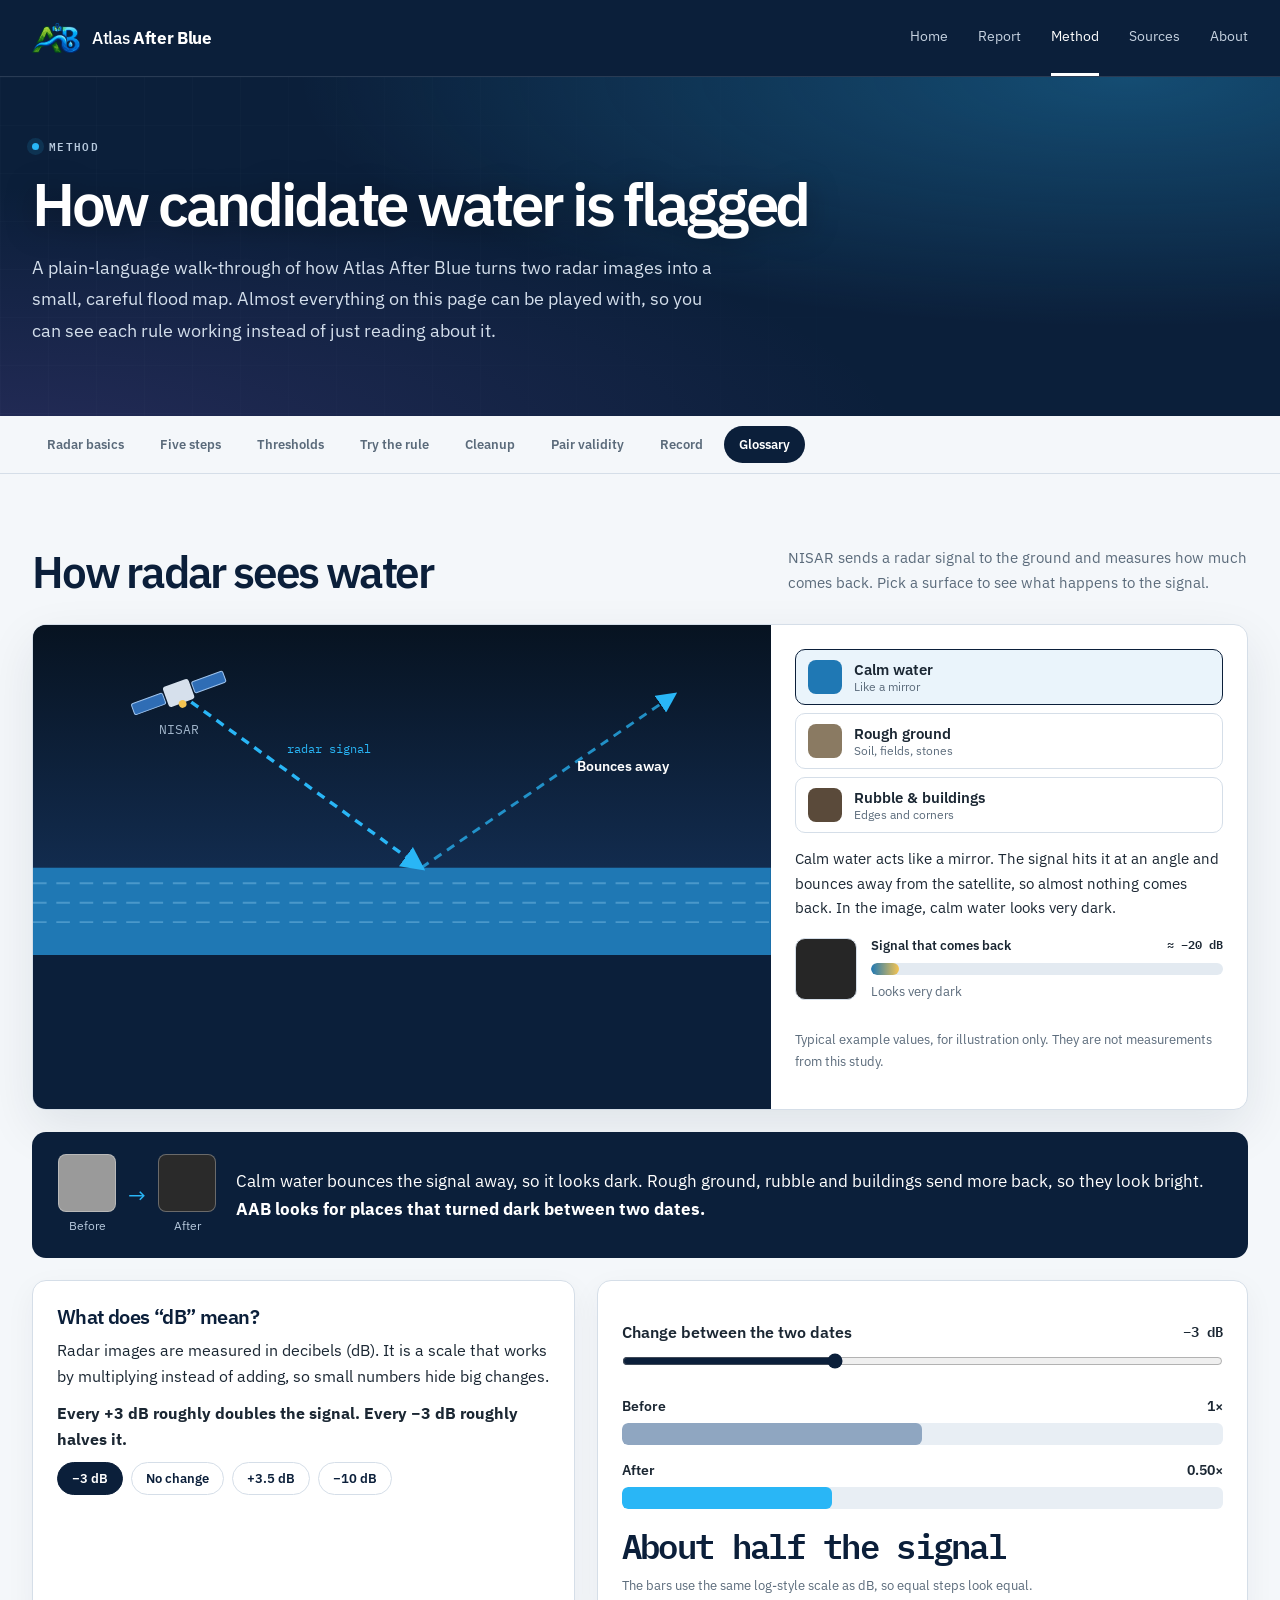
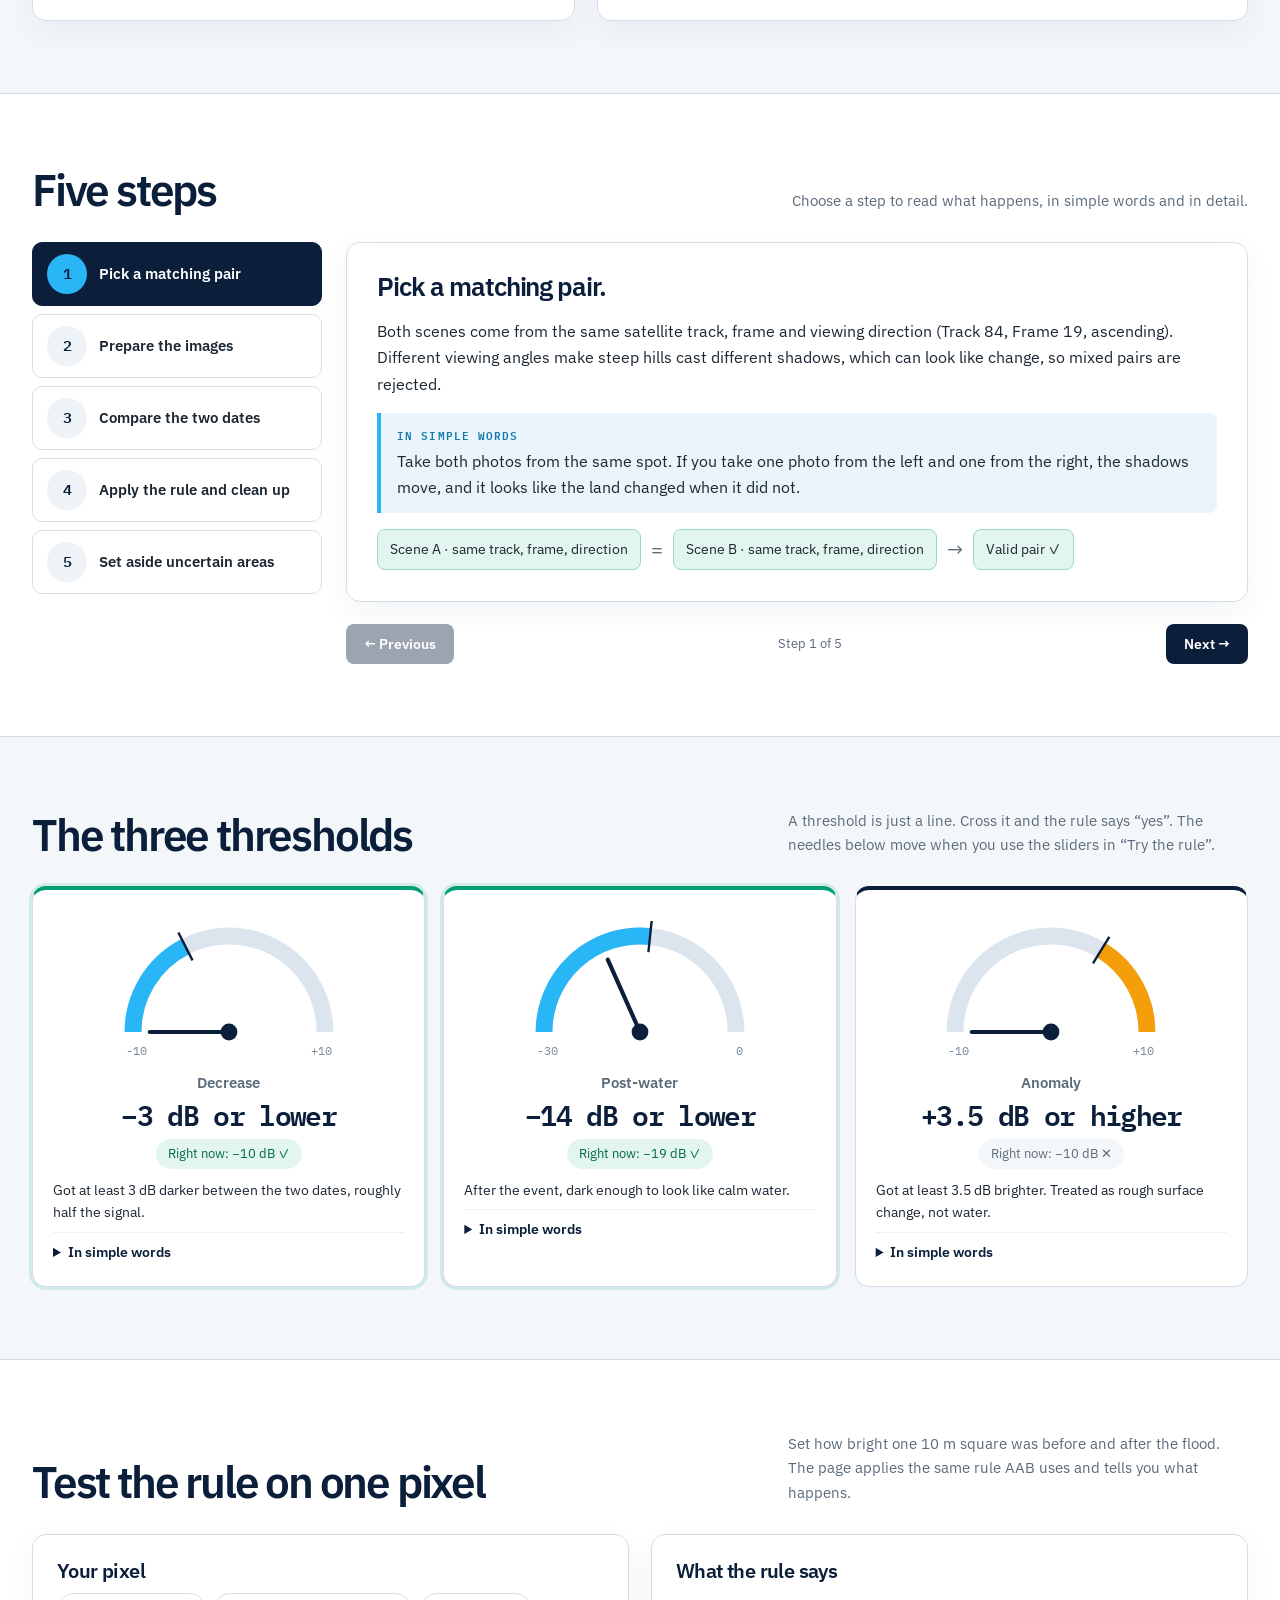
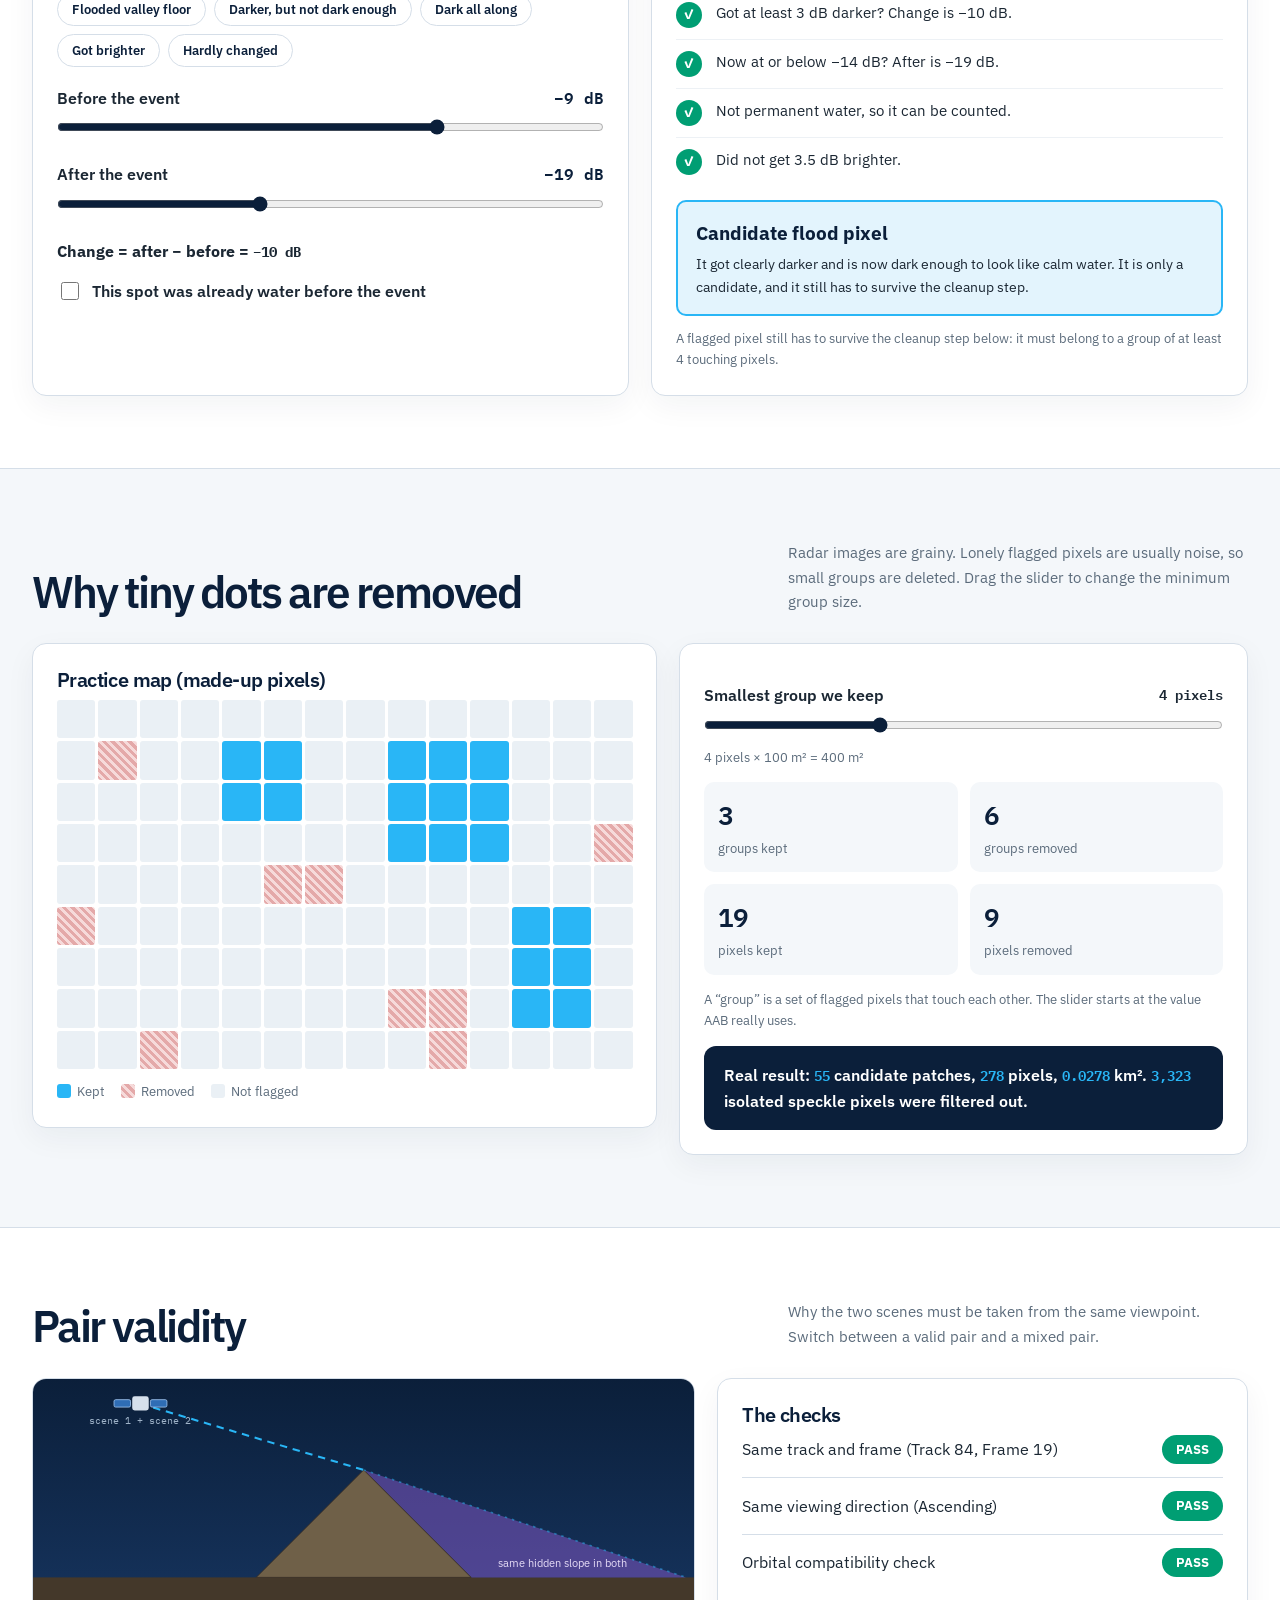
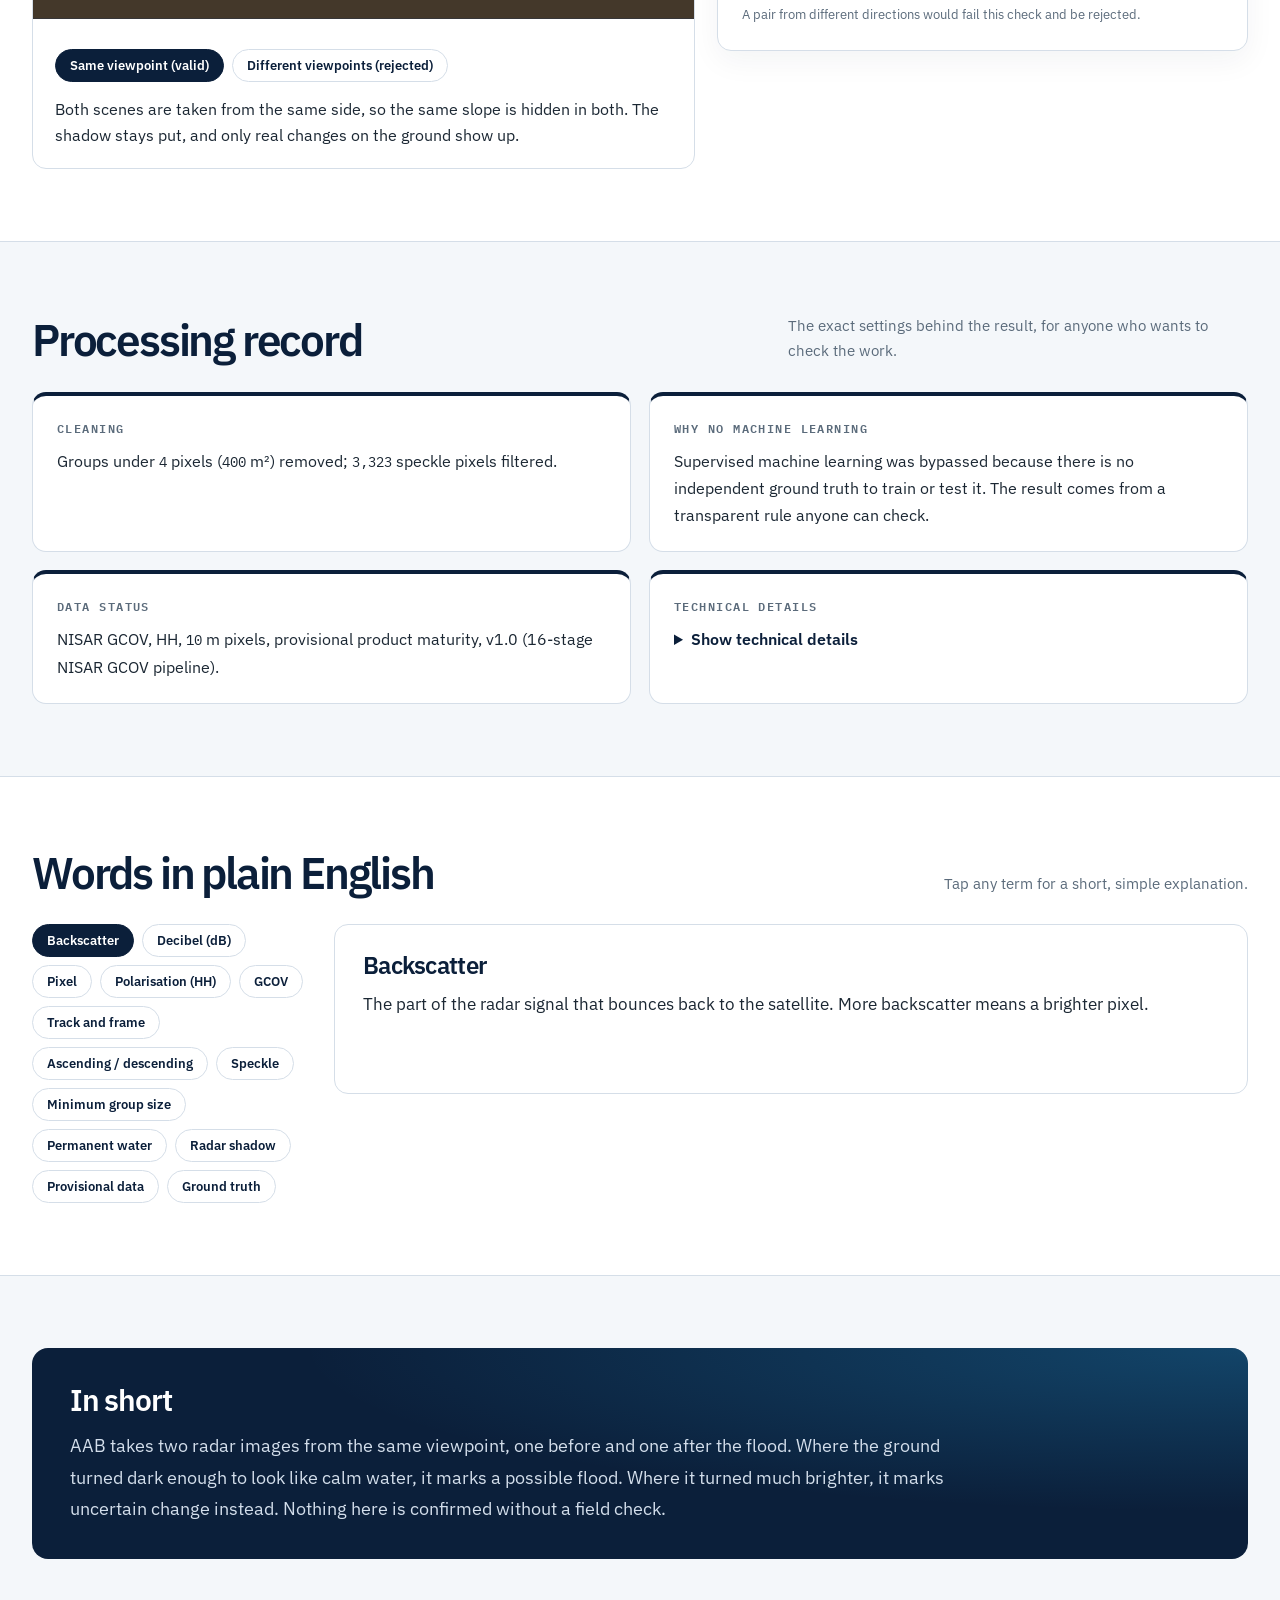
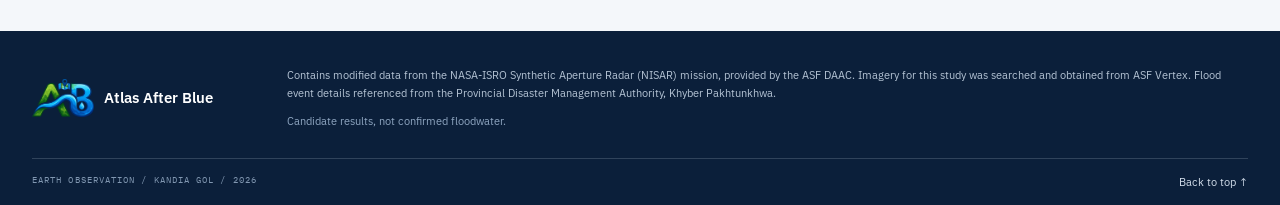
<file: aab/method.html>
<!doctype html>
<html lang="en">
<head>
  <meta charset="utf-8">
  <meta name="viewport" content="width=device-width, initial-scale=1">
  <title>Method | Atlas After Blue</title>
  <meta name="description" content="Learn how Atlas After Blue compares matched NISAR radar scenes and applies transparent thresholds to flag candidate flood change.">
  <meta name="theme-color" content="#0B1F3A">
  <link rel="icon" href="img/logo.png">
  <link rel="preconnect" href="https://fonts.googleapis.com">
  <link rel="preconnect" href="https://fonts.gstatic.com" crossorigin>
  <link href="https://fonts.googleapis.com/css2?family=IBM+Plex+Mono:wght@400;500;600&family=IBM+Plex+Sans:wght@400;500;600;700&display=swap" rel="stylesheet">
  <link rel="stylesheet" href="css/style.css">
  <link rel="stylesheet" href="css/home.css">
  <link rel="stylesheet" href="css/method.css">
  <script>document.documentElement.classList.add('js');</script>
</head>
<body>
  <a class="skip-link" href="#content">Skip to content</a>

  <header class="site-header">
    <div class="header-inner">
      <a class="brand" href="index.html" aria-label="Atlas After Blue home">
        <img src="img/logo.png" alt="">
        <span>Atlas <b>After Blue</b></span>
      </a>
      <button class="menu-toggle" id="menu-toggle" aria-expanded="false" aria-controls="site-nav">
        <span class="menu-lines" aria-hidden="true"></span><span class="sr-only">Toggle navigation</span>
      </button>
      <nav class="site-nav" id="site-nav" aria-label="Main navigation">
        <a href="index.html">Home</a>
        <a href="report.html">Report</a>
        <a href="method.html" aria-current="page">Method</a>
        <a href="sources.html">Sources</a>
        <a href="about.html">About</a>
      </nav>
    </div>
  </header>

  <section class="m-hero">
    <div class="mwrap rwrap">
      <div class="eyebrow"><span class="eyebrow-mark"></span> METHOD</div>
      <h1>How candidate water is flagged</h1>
      <p class="lead">A plain-language walk-through of how Atlas After Blue turns two radar images into a small, careful flood map. Almost everything on this page can be played with, so you can see each rule working instead of just reading about it.</p>
    </div>
  </section>

  <nav class="subnav" aria-label="On this page">
    <div class="mwrap">
      <a href="#basics">Radar basics</a>
      <a href="#steps">Five steps</a>
      <a href="#thresholds">Thresholds</a>
      <a href="#try">Try the rule</a>
      <a href="#clean">Cleanup</a>
      <a href="#pair">Pair validity</a>
      <a href="#record">Record</a>
      <a href="#glossary">Glossary</a>
    </div>
  </nav>

  <main id="content">

    <!-- 1. RADAR BASICS -->
    <section class="msec" id="basics" aria-labelledby="basics-title">
      <div class="mwrap">
        <div class="mhead reveal">
          <h2 id="basics-title">How radar sees water</h2>
          <p class="sub">NISAR sends a radar signal to the ground and measures how much comes back. Pick a surface to see what happens to the signal.</p>
        </div>

        <div class="stage reveal">
          <div class="stage-vis">
            <svg id="radar-svg" viewBox="0 0 760 340" role="img" aria-label="Diagram of a radar satellite sending a signal to the ground. The signal bounces differently from water, rough ground and rubble.">
              <defs>
                <linearGradient id="sky" x1="0" y1="0" x2="0" y2="1"><stop offset="0" stop-color="#071321"/><stop offset="1" stop-color="#16345E"/></linearGradient>
                <marker id="arr" viewBox="0 0 10 10" refX="8" refY="5" markerWidth="7" markerHeight="7" orient="auto-start-reverse"><path d="M0 0L10 5L0 10z" fill="#29B6F6"/></marker>
                <marker id="arr2" viewBox="0 0 10 10" refX="8" refY="5" markerWidth="7" markerHeight="7" orient="auto-start-reverse"><path d="M0 0L10 5L0 10z" fill="#F5C451"/></marker>
              </defs>
              <rect width="760" height="340" fill="url(#sky)"/>
              <g id="r-ground"></g>
              <g id="r-rays"></g>
              <g transform="translate(150,70) rotate(-20)">
                <rect x="-50" y="-6" width="34" height="12" rx="2" fill="#2F6DB5" stroke="#9FC4EE"/>
                <rect x="16" y="-6" width="34" height="12" rx="2" fill="#2F6DB5" stroke="#9FC4EE"/>
                <rect x="-14" y="-11" width="28" height="22" rx="3" fill="#D6E0EC"/>
                <circle cx="0" cy="12" r="4" fill="#F5C451"/>
              </g>
              <text x="150" y="112" fill="#9FB3C8" font-size="13" text-anchor="middle" font-family="IBM Plex Mono, monospace">NISAR</text>
              <text x="262" y="132" fill="#29B6F6" font-size="12" font-family="IBM Plex Mono, monospace">radar signal</text>
              <text id="r-label" x="380" y="226" fill="#fff" font-size="14" font-weight="600" font-family="IBM Plex Sans, sans-serif"></text>
            </svg>
          </div>
          <div class="stage-side">
            <div class="surf-list" role="group" aria-label="Choose a surface">
              <button class="surf" type="button" data-s="water" aria-pressed="true"><i style="background:#1F78B4"></i><span>Calm water<small>Like a mirror</small></span></button>
              <button class="surf" type="button" data-s="ground" aria-pressed="false"><i style="background:#8a7a62"></i><span>Rough ground<small>Soil, fields, stones</small></span></button>
              <button class="surf" type="button" data-s="rubble" aria-pressed="false"><i style="background:#5a4a3a"></i><span>Rubble &amp; buildings<small>Edges and corners</small></span></button>
            </div>
            <p class="surf-text" id="surf-text" aria-live="polite"></p>
            <div class="meter-row">
              <div class="swatch" id="surf-swatch" aria-hidden="true"></div>
              <div class="meter-col">
                <div class="lbl"><span>Signal that comes back</span><span id="surf-db" class="mono"></span></div>
                <div class="meter"><i id="surf-meter"></i></div>
                <div class="note" id="surf-look" style="margin-top:6px"></div>
              </div>
            </div>
            <p class="note">Typical example values, for illustration only. They are not measurements from this study.</p>
          </div>
        </div>

        <div class="callout reveal">
          <div class="ba" aria-hidden="true">
            <figure><i style="background:#9A9A9A"></i>Before</figure>
            <span class="arrow">→</span>
            <figure><i style="background:#2A2A2A"></i>After</figure>
          </div>
          <p>Calm water bounces the signal away, so it looks dark. Rough ground, rubble and buildings send more back, so they look bright. <b>AAB looks for places that turned dark between two dates.</b></p>
        </div>

        <div class="dbdemo">
          <article class="mcard reveal">
            <h3>What does “dB” mean?</h3>
            <p>Radar images are measured in decibels (dB). It is a scale that works by multiplying instead of adding, so small numbers hide big changes.</p>
            <p><b>Every +3 dB roughly doubles the signal. Every −3 dB roughly halves it.</b></p>
            <div class="chip-btns" role="group" aria-label="Try an example change">
              <button class="chip-btn" type="button" data-db="-3">−3 dB</button>
              <button class="chip-btn" type="button" data-db="0">No change</button>
              <button class="chip-btn" type="button" data-db="3.5">+3.5 dB</button>
              <button class="chip-btn" type="button" data-db="-10">−10 dB</button>
            </div>
          </article>
          <article class="mcard reveal" style="--d:90ms">
            <div class="range-row">
              <label for="db-slider"><span>Change between the two dates</span><span class="mono" id="db-readout">−3 dB</span></label>
              <input id="db-slider" type="range" min="-10" max="10" step="0.5" value="-3">
            </div>
            <div class="bars" aria-hidden="true">
              <div class="bar-row"><div class="lab"><span>Before</span><span>1×</span></div><div class="bar-track"><i class="bar-before" style="width:50%"></i></div></div>
              <div class="bar-row"><div class="lab"><span>After</span><span id="db-factor">0.5×</span></div><div class="bar-track"><i class="bar-after" id="db-bar" style="width:35%"></i></div></div>
            </div>
            <p class="big-fact" id="db-fact" aria-live="polite">About half the signal</p>
            <p class="note">The bars use the same log-style scale as dB, so equal steps look equal.</p>
          </article>
        </div>
      </div>
    </section>

    <!-- 2. FIVE STEPS -->
    <section class="msec alt" id="steps" aria-labelledby="steps-title">
      <div class="mwrap">
        <div class="mhead reveal">
          <h2 id="steps-title">Five steps</h2>
          <p class="sub">Choose a step to read what happens, in simple words and in detail.</p>
        </div>

        <div class="stepper reveal">
          <div class="step-list" role="tablist" aria-label="Method steps" aria-orientation="vertical">
            <button class="step-btn" role="tab" id="st-1" aria-selected="true" aria-controls="sp-1" type="button"><span class="n">1</span><span class="t">Pick a matching pair</span></button>
            <button class="step-btn" role="tab" id="st-2" aria-selected="false" aria-controls="sp-2" tabindex="-1" type="button"><span class="n">2</span><span class="t">Prepare the images</span></button>
            <button class="step-btn" role="tab" id="st-3" aria-selected="false" aria-controls="sp-3" tabindex="-1" type="button"><span class="n">3</span><span class="t">Compare the two dates</span></button>
            <button class="step-btn" role="tab" id="st-4" aria-selected="false" aria-controls="sp-4" tabindex="-1" type="button"><span class="n">4</span><span class="t">Apply the rule and clean up</span></button>
            <button class="step-btn" role="tab" id="st-5" aria-selected="false" aria-controls="sp-5" tabindex="-1" type="button"><span class="n">5</span><span class="t">Set aside uncertain areas</span></button>
          </div>

          <div>
            <div class="step-panel" role="tabpanel" id="sp-1" aria-labelledby="st-1">
              <h3>Pick a matching pair.</h3>
              <p>Both scenes come from the same satellite track, frame and viewing direction (<span id="pair-track-value">Track 84, Frame 19</span>, <span id="pair-direction-value">ascending</span>). Different viewing angles make steep hills cast different shadows, which can look like change, so mixed pairs are rejected.</p>
              <div class="simple"><b>IN SIMPLE WORDS</b>Take both photos from the same spot. If you take one photo from the left and one from the right, the shadows move, and it looks like the land changed when it did not.</div>
              <div class="mini"><span class="pill ok">Scene A · same track, frame, direction</span><span class="sep">=</span><span class="pill ok">Scene B · same track, frame, direction</span><span class="sep">→</span><span class="pill ok">Valid pair ✓</span></div>
            </div>
            <div class="step-panel" role="tabpanel" id="sp-2" aria-labelledby="st-2" hidden>
              <h3>Prepare the images.</h3>
              <p>We use terrain-corrected radar data (NISAR GCOV, HH polarisation), mask out invalid pixels, and convert to decibels (dB). On this scale, a 3 dB change means the signal roughly halved or doubled.</p>
              <div class="simple"><b>IN SIMPLE WORDS</b>The raw radar data is tidied up first. It is placed correctly on the map, pixels with no usable data are ignored, and the numbers are put on the dB scale so they are easy to compare.</div>
              <div class="mini"><span class="pill">Terrain-corrected data</span><span class="sep">→</span><span class="pill">Invalid pixels masked</span><span class="sep">→</span><span class="pill mono">Converted to dB</span></div>
            </div>
            <div class="step-panel" role="tabpanel" id="sp-3" aria-labelledby="st-3" hidden>
              <h3>Compare the two dates.</h3>
              <p>For every 10 m pixel, we subtract the “before” value from the “after” value.</p>
              <div class="simple"><b>IN SIMPLE WORDS</b>For each small square on the ground, we ask one question: is it darker or brighter now than before? A negative answer means darker. A positive answer means brighter.</div>
              <div class="mini"><span class="pill mono">after − before = change</span><span class="sep">e.g.</span><span class="pill mono">−18 − (−9) = −9 dB</span><span class="pill blue">Got darker</span></div>
              <p class="note" style="margin-top:12px">The numbers above are an example. You can try your own further down, in “Try the rule”.</p>
            </div>
            <div class="step-panel" role="tabpanel" id="sp-4" aria-labelledby="st-4" hidden>
              <h3>Apply the rule and clean up.</h3>
              <p>A pixel is a candidate when it got at least 3 dB darker and is now at or below −14 dB. Permanent water is excluded. Groups smaller than 4 pixels (400 m²) are removed, which filters out 3,323 isolated speckle pixels.</p>
              <div class="simple"><b>IN SIMPLE WORDS</b>A square is only flagged if it got clearly darker <em>and</em> is now dark enough to look like calm water. Lakes and rivers that were already there are ignored. Tiny lonely dots are deleted because they are usually just radar noise.</div>
              <div class="mini"><span class="pill blue">Got ≥ 3 dB darker</span><span class="sep">+</span><span class="pill blue">Now ≤ −14 dB</span><span class="sep">+</span><span class="pill">Not permanent water</span><span class="sep">+</span><span class="pill">Group of 4+ pixels</span></div>
              <div class="step-nav"><a href="#try">Try the rule yourself ↓</a><a href="#clean">See the cleanup ↓</a></div>
            </div>
            <div class="step-panel" role="tabpanel" id="sp-5" aria-labelledby="st-5" hidden>
              <h3>Set aside uncertain areas.</h3>
              <p>Pixels that got at least 3.5 dB brighter are held as uncertain surface change: <span id="uncertain-area">11.56</span> km². They are not counted as flood.</p>
              <div class="simple"><b>IN SIMPLE WORDS</b>Places that got much brighter are not water. They may be rough, disturbed ground. We do not know exactly what happened there, so we keep them separate instead of guessing.</div>
              <div class="mini"><span class="pill amber">Got ≥ 3.5 dB brighter</span><span class="sep">→</span><span class="pill amber">Uncertain surface change</span><span class="sep">→</span><span class="pill">Not counted as flood</span></div>
            </div>
            <div class="step-nav">
              <button class="btn-dark" id="step-prev" type="button">← Previous</button>
              <span class="note" id="step-count">Step 1 of 5</span>
              <button class="btn-dark" id="step-next" type="button">Next →</button>
            </div>
          </div>
        </div>
      </div>
    </section>

    <!-- 3. THRESHOLDS -->
    <section class="msec" id="thresholds" aria-labelledby="thr-title">
      <div class="mwrap">
        <div class="mhead reveal">
          <h2 id="thr-title">The three thresholds</h2>
          <p class="sub">A threshold is just a line. Cross it and the rule says “yes”. The needles below move when you use the sliders in “Try the rule”.</p>
        </div>
        <div class="gauges">
          <article class="gcard reveal" id="gc-dec">
            <div class="gauge-svg" id="gs-dec"></div>
            <p class="g-name">Decrease</p>
            <h3 id="threshold-decrease">−3 dB or lower</h3>
            <p class="g-live" id="gl-dec">Right now: –</p>
            <p class="desc">Got at least 3 dB darker between the two dates, roughly half the signal.</p>
            <details><summary>In simple words</summary><p>This asks: did this spot get clearly darker? A tiny dip could be noise, so it must drop by at least 3 dB, about half the signal, to count.</p></details>
          </article>
          <article class="gcard reveal" id="gc-water" style="--d:90ms">
            <div class="gauge-svg" id="gs-water"></div>
            <p class="g-name">Post-water</p>
            <h3 id="threshold-water">−14 dB or lower</h3>
            <p class="g-live" id="gl-water">Right now: –</p>
            <p class="desc">After the event, dark enough to look like calm water.</p>
            <details><summary>In simple words</summary><p>This asks: is it dark enough <em>now</em> to look like calm water? A spot can get darker and still be too bright to be water, so both rules must pass together.</p></details>
          </article>
          <article class="gcard reveal" id="gc-bright" style="--d:180ms">
            <div class="gauge-svg" id="gs-bright"></div>
            <p class="g-name">Anomaly</p>
            <h3 id="threshold-brighter">+3.5 dB or higher</h3>
            <p class="g-live" id="gl-bright">Right now: –</p>
            <p class="desc">Got at least 3.5 dB brighter. Treated as rough surface change, not water.</p>
            <details><summary>In simple words</summary><p>This asks: did the spot get much brighter instead? Water does not make radar images brighter, so these spots are set aside as “uncertain” and are not counted as flood.</p></details>
          </article>
        </div>
      </div>
    </section>

    <!-- 4. TRY THE RULE -->
    <section class="msec alt" id="try" aria-labelledby="try-title">
      <div class="mwrap">
        <div class="mhead reveal">
          <h2 id="try-title">Test the rule on one pixel</h2>
          <p class="sub">Set how bright one 10 m square was before and after the flood. The page applies the same rule AAB uses and tells you what happens.</p>
        </div>
        <div class="play">
          <article class="mcard reveal">
            <h3>Your pixel</h3>
            <div class="chip-btns" role="group" aria-label="Example pixels" id="presets">
              <button class="chip-btn" type="button" data-b="-9" data-a="-19">Flooded valley floor</button>
              <button class="chip-btn" type="button" data-b="-6" data-a="-10">Darker, but not dark enough</button>
              <button class="chip-btn" type="button" data-b="-23" data-a="-24">Dark all along</button>
              <button class="chip-btn" type="button" data-b="-12" data-a="-7">Got brighter</button>
              <button class="chip-btn" type="button" data-b="-10" data-a="-10.5">Hardly changed</button>
            </div>
            <div class="slider-block">
              <label for="pb"><span>Before the event</span><span class="val" id="pb-v">−9 dB</span></label>
              <input id="pb" type="range" min="-30" max="0" step="0.5" value="-9">
            </div>
            <div class="slider-block">
              <label for="pa"><span>After the event</span><span class="val" id="pa-v">−19 dB</span></label>
              <input id="pa" type="range" min="-30" max="0" step="0.5" value="-19">
            </div>
            <p><b>Change = after − before = <span class="mono" id="pc-v">−10 dB</span></b></p>
            <label class="check"><input type="checkbox" id="pperm"> This spot was already water before the event</label>
          </article>

          <article class="mcard reveal" style="--d:90ms">
            <h3>What the rule says</h3>
            <ul class="checks" aria-live="polite">
              <li><span class="ck" id="ck-1">–</span><span id="tx-1"></span></li>
              <li><span class="ck" id="ck-2">–</span><span id="tx-2"></span></li>
              <li><span class="ck" id="ck-3">–</span><span id="tx-3"></span></li>
              <li><span class="ck" id="ck-4">–</span><span id="tx-4"></span></li>
            </ul>
            <div class="verdict none" id="verdict" aria-live="polite"><b id="v-title"></b><p id="v-text"></p></div>
            <p class="note" style="margin-top:12px">A flagged pixel still has to survive the cleanup step below: it must belong to a group of at least 4 touching pixels.</p>
          </article>
        </div>
      </div>
    </section>

    <!-- 5. CLEANUP -->
    <section class="msec" id="clean" aria-labelledby="clean-title">
      <div class="mwrap">
        <div class="mhead reveal">
          <h2 id="clean-title">Why tiny dots are removed</h2>          <p class="sub">Radar images are grainy. Lonely flagged pixels are usually noise, so small groups are deleted. Drag the slider to change the minimum group size.</p>
        </div>
        <div class="clean">
          <article class="mcard reveal">
            <h3>Practice map (made-up pixels)</h3>
            <div class="pxgrid" id="pxgrid" role="img" aria-label="A small grid of flagged pixels showing which groups are kept and which are removed"></div>
            <div class="legend2"><span><i style="background:var(--flood)"></i>Kept</span><span><i style="background:repeating-linear-gradient(45deg,#E4A9A9,#E4A9A9 3px,#F6DADA 3px,#F6DADA 6px)"></i>Removed</span><span><i style="background:#EAF0F5"></i>Not flagged</span></div>
          </article>
          <article class="mcard reveal" style="--d:90ms">
            <div class="range-row">
              <label for="mmu-slider"><span>Smallest group we keep</span><span class="mono" id="mmu-readout">4 pixels</span></label>
              <input id="mmu-slider" type="range" min="1" max="10" step="1" value="4">
            </div>
            <p class="note" id="mmu-area">4 pixels × 100 m² = 400 m²</p>
            <div class="stat-row">
              <div class="stat"><b id="kept-groups">0</b><span>groups kept</span></div>
              <div class="stat"><b id="removed-groups">0</b><span>groups removed</span></div>
              <div class="stat"><b id="kept-px">0</b><span>pixels kept</span></div>
              <div class="stat"><b id="removed-px">0</b><span>pixels removed</span></div>
            </div>
            <p class="note">A “group” is a set of flagged pixels that touch each other. The slider starts at the value AAB really uses.</p>
            <div class="result-line">
              <p>Real result: <span class="mono" id="result-patches">55</span> candidate patches, <span class="mono" id="result-pixels">278</span> pixels, <span class="mono" id="result-area">0.0278</span> km². <span class="mono" id="demo-speckle">3,323</span> isolated speckle pixels were filtered out.</p>
            </div>
          </article>
        </div>
      </div>
    </section>

    <!-- 6. PAIR VALIDITY -->
    <section class="msec alt" id="pair" aria-labelledby="pair-title">
      <div class="mwrap">
        <div class="mhead reveal">
          <h2 id="pair-title">Pair validity</h2>
          <p class="sub">Why the two scenes must be taken from the same viewpoint. Switch between a valid pair and a mixed pair.</p>
        </div>
        <div class="pairgrid">
          <div class="vp-card reveal">
            <svg id="vp-svg" viewBox="0 0 800 290" role="img" aria-label="A hill with radar shadows. A valid pair has the same shadow in both scenes. A mixed pair has different shadows."></svg>
            <div class="vp-body">
              <div class="chip-btns" role="group" aria-label="Pair type">
                <button class="chip-btn" type="button" data-vp="same" aria-pressed="true">Same viewpoint (valid)</button>
                <button class="chip-btn" type="button" data-vp="mixed" aria-pressed="false">Different viewpoints (rejected)</button>
              </div>
              <p id="vp-text" style="margin:14px 0 0" aria-live="polite"></p>
            </div>
          </div>
          <article class="mcard reveal" style="--d:90ms">
            <h3>The checks</h3>
            <div class="pair-row">
              <span class="condition">Same track and frame (<span id="pair-track-label">Track 84, Frame 19</span>)</span>
              <span class="badge pass" id="pair-track-status">PASS</span>
            </div>
            <div class="pair-row">
              <span class="condition">Same viewing direction (<span id="pair-direction-label">Ascending</span>)</span>
              <span class="badge pass" id="pair-direction-status">PASS</span>
            </div>
            <div class="pair-row">
              <span class="condition">Orbital compatibility check</span>
              <span class="badge pass" id="pair-orbital-status">PASS</span>
            </div>
            <p class="note" style="margin-top:14px">A pair from different directions would fail this check and be rejected.</p>
          </article>
        </div>
      </div>
    </section>

    <!-- 7. RECORD -->
    <section class="msec" id="record" aria-labelledby="rec-title">
      <div class="mwrap">
        <div class="mhead reveal">
          <h2 id="rec-title">Processing record</h2>
          <p class="sub">The exact settings behind the result, for anyone who wants to check the work.</p>
        </div>
        <div class="rec-grid">
          <article class="rec-card reveal">
            <h3>Cleaning</h3>
            <p>Groups under <span class="mono" id="record-mmu">4</span> pixels (<span class="mono" id="record-area">400</span> m²) removed; <span class="mono" id="record-speckle">3,323</span> speckle pixels filtered.</p>
          </article>
          <article class="rec-card reveal" id="ml-row" style="--d:80ms">
            <h3>Why no machine learning</h3>
            <p>Supervised machine learning was bypassed because there is no independent ground truth to train or test it. The result comes from a transparent rule anyone can check.</p>
          </article>
          <article class="rec-card reveal" style="--d:160ms">
            <h3>Data status</h3>
            <p>NISAR GCOV, <span id="record-polarization">HH</span>, <span class="mono" id="record-pixel-size">10</span> m pixels, provisional product maturity, <span id="record-version">v1.0 (16-stage NISAR GCOV pipeline)</span>.</p>
          </article>
          <article class="rec-card reveal" style="--d:240ms">
            <h3>Technical details</h3>
            <details>
              <summary>Show technical details</summary>
              <p>Schema validation: <span id="record-schema">PASSED</span>. Rejected complex term: <span class="mono" id="record-rejected">HHHV</span>. Pixel area: <span class="mono" id="record-pixel-area">100</span> m².</p>
            </details>
          </article>
        </div>
      </div>
    </section>

    <!-- 8. GLOSSARY -->
    <section class="msec alt" id="glossary" aria-labelledby="gloss-title">
      <div class="mwrap">
        <div class="mhead reveal">
          <h2 id="gloss-title">Words in plain English</h2>
          <p class="sub">Tap any term for a short, simple explanation.</p>
        </div>
        <div class="gloss reveal">
          <div class="gloss-list" id="gloss-list" role="group" aria-label="Terms"></div>
          <div class="gloss-panel" aria-live="polite"><h3 id="gloss-term"></h3><p id="gloss-def"></p></div>
        </div>
      </div>
    </section>

    <!-- IN SHORT -->
    <section class="msec">
      <div class="mwrap">
        <article class="short reveal">
          <h2>In short</h2>
          <p>AAB takes two radar images from the same viewpoint, one before and one after the flood. Where the ground turned dark enough to look like calm water, it marks a possible flood. Where it turned much brighter, it marks uncertain change instead. Nothing here is confirmed without a field check.</p>
        </article>
      </div>
    </section>
  </main>

  <footer class="site-footer">
    <div class="footer-main">
      <a class="footer-brand" href="index.html"><img src="img/logo.png" alt=""><span>Atlas After Blue</span></a>
      <p id="ack">AAB · NASA Space Apps Challenge 2026.</p>
      <p class="footer-disclaimer">Candidate results, not confirmed floodwater.</p>
    </div>
    <div class="footer-bottom"><span>EARTH OBSERVATION / KANDIA GOL / 2026</span><a href="#content">Back to top ↑</a></div>
  </footer>

  <script src="js/common.js"></script>
  <script>
    (() => {
      "use strict";
      const $ = id => document.getElementById(id);
      const setText = (id, value) => {
        const node = $(id);
        if (node && value !== undefined && value !== null && value !== "") node.textContent = value;
      };
      const fmtNum = (v, d = 1) => {
        const n = Math.round(Number(v) * Math.pow(10, d)) / Math.pow(10, d);
        return (n < 0 ? "−" : n > 0 ? "+" : "") + Math.abs(n);
      };
      const fmtDb = v => fmtNum(v) + " dB";
      const clamp = (v, a, b) => Math.min(b, Math.max(a, v));
      const fetchJson = async path => {
        const response = await fetch(path);
        if (!response.ok) throw new Error(`Could not load ${path}`);
        return response.json();
      };
      const valueAt = (object, path, fallback) => {
        const value = path.split(".").reduce((c, k) => c && c[k] !== undefined ? c[k] : undefined, object);
        return value === undefined || value === null ? fallback : value;
      };

      // Thresholds and pixel size (replaced by the JSON values when they load)
      const T = { dec: -3, water: -14, bright: 3.5 };
      let PIXEL_AREA = 100;
      let MMU = 4;

      /* ================= 1. Radar demo ================= */
      const S = { x: 150, y: 70 }, C = { x: 400, y: 250 }, P = { x: -5.6, y: 8.3 };
      const surfaces = {
        water: {
          ground: '<rect x="0" y="250" width="760" height="90" fill="#1F78B4"/><path d="M0 266h760M0 286h760M0 306h760" stroke="#9AD3F2" stroke-opacity=".35" stroke-width="2" stroke-dasharray="14 10"/>',
          rays: '<line x1="400" y1="250" x2="660" y2="72" stroke="#29B6F6" stroke-width="3" stroke-opacity=".75" marker-end="url(#arr)" class="flow"/>',
          label: "Bounces away", labelX: 560, labelY: 150,
          text: "Calm water acts like a mirror. The signal hits it at an angle and bounces away from the satellite, so almost nothing comes back. In the image, calm water looks very dark.",
          level: 8, db: "≈ −20 dB", look: "Looks very dark", swatch: "#262626"
        },
        ground: {
          ground: '<polygon points="0,340 0,252 30,244 55,256 85,246 120,258 150,245 190,256 225,247 260,258 300,246 335,257 370,245 410,258 445,247 480,257 520,246 560,258 600,247 640,256 680,246 720,257 760,248 760,340" fill="#8a7a62"/>',
          rays: '<line x1="394" y1="258" x2="144" y2="78" stroke="#F5C451" stroke-width="2.5" stroke-opacity=".6" marker-end="url(#arr2)" class="flow"/>' +
                '<g stroke="#29B6F6" stroke-width="2" stroke-opacity=".6" class="flow">' +
                '<line x1="400" y1="250" x2="520" y2="190"/><line x1="400" y1="250" x2="470" y2="170"/><line x1="400" y1="250" x2="600" y2="225"/><line x1="400" y1="250" x2="330" y2="180"/><line x1="400" y1="250" x2="270" y2="215"/></g>',
          label: "Scatters in many directions", labelX: 450, labelY: 160,
          text: "Rough ground scatters the signal in many directions. Some of it finds its way back to the satellite, so the ground looks medium grey.",
          level: 45, db: "≈ −12 dB", look: "Looks mid grey", swatch: "#8C8C8C"
        },
        rubble: {
          ground: '<rect x="0" y="262" width="760" height="78" fill="#5a4a3a"/><g fill="#7a6650" stroke="#3a2e22"><rect x="300" y="226" width="34" height="36"/><rect x="345" y="238" width="26" height="24"/><rect x="430" y="214" width="40" height="48"/><rect x="484" y="236" width="30" height="26"/><rect x="560" y="230" width="36" height="32"/><rect x="230" y="240" width="30" height="22"/></g><polygon points="372,262 384,236 400,262" fill="#7a6650" stroke="#3a2e22"/>',
          rays: '<line x1="394" y1="258" x2="144" y2="78" stroke="#F5C451" stroke-width="7" stroke-opacity=".95" marker-end="url(#arr2)" class="flow"/>' +
                '<line x1="400" y1="250" x2="470" y2="200" stroke="#29B6F6" stroke-width="2" stroke-opacity=".55" class="flow"/>',
          label: "Bounces straight back", labelX: 420, labelY: 190,
          text: "Rubble, rocks and buildings have many edges and corners that throw the signal straight back. A lot comes back, so these places look bright.",
          level: 90, db: "≈ −5 dB", look: "Looks bright", swatch: "#E4E4E4"
        }
      };
      const beam = `<line x1="${S.x}" y1="${S.y}" x2="${C.x}" y2="${C.y}" stroke="#29B6F6" stroke-width="3.5" marker-end="url(#arr)" class="flow"/>`;
      function setSurface(key) {
        const s = surfaces[key];
        $("r-ground").innerHTML = s.ground;
        $("r-rays").innerHTML = beam + s.rays;
        const lbl = $("r-label");
        lbl.textContent = s.label; lbl.setAttribute("x", s.labelX); lbl.setAttribute("y", s.labelY);
        $("surf-text").textContent = s.text;
        $("surf-meter").style.width = s.level + "%";
        $("surf-db").textContent = s.db;
        $("surf-look").textContent = s.look;
        $("surf-swatch").style.background = s.swatch;
        document.querySelectorAll(".surf").forEach(b => b.setAttribute("aria-pressed", String(b.dataset.s === key)));
      }
      document.querySelectorAll(".surf").forEach(b => b.addEventListener("click", () => setSurface(b.dataset.s)));
      setSurface("water");

      /* ================= dB demo ================= */
      const dbSlider = $("db-slider");
      function updateDb() {
        const v = Number(dbSlider.value);
        const factor = Math.pow(10, v / 10);
        $("db-readout").textContent = fmtDb(v);
        $("db-factor").textContent = (factor >= 10 ? factor.toFixed(0) : factor >= 1 ? factor.toFixed(1) : factor.toFixed(2)) + "×";
        const bar = $("db-bar");
        bar.style.width = ((v + 10) / 20 * 100) + "%";
        bar.classList.toggle("up", v > 0);
        let fact;
        if (Math.abs(v) < 0.25) fact = "No real change";
        else if (v < 0) fact = factor <= 0.12 ? "About a tenth of the signal" : factor < 0.4 ? "Less than half the signal" : factor < 0.6 ? "About half the signal" : "A little less signal";
        else fact = factor >= 8 ? "About ten times the signal" : factor > 2.4 ? "More than double the signal" : factor > 1.7 ? "About double the signal" : "A little more signal";
        $("db-fact").textContent = fact;
        document.querySelectorAll("[data-db]").forEach(b => b.setAttribute("aria-pressed", String(Number(b.dataset.db) === v)));
      }
      dbSlider.addEventListener("input", updateDb);
      document.querySelectorAll("[data-db]").forEach(b => b.addEventListener("click", () => { dbSlider.value = b.dataset.db; updateDb(); }));
      updateDb();

      /* ================= 2. Stepper ================= */
      const stepBtns = [...document.querySelectorAll(".step-btn")];
      const stepPanels = stepBtns.map(b => $(b.getAttribute("aria-controls")));
      let stepIdx = 0;
      function selectStep(i, focus) {
        stepIdx = clamp(i, 0, stepBtns.length - 1);
        stepBtns.forEach((b, k) => {
          const on = k === stepIdx;
          b.setAttribute("aria-selected", String(on));
          b.tabIndex = on ? 0 : -1;
          stepPanels[k].hidden = !on;
        });
        $("step-prev").disabled = stepIdx === 0;
        $("step-next").disabled = stepIdx === stepBtns.length - 1;
        $("step-count").textContent = `Step ${stepIdx + 1} of ${stepBtns.length}`;
        if (focus) stepBtns[stepIdx].focus();
      }
      stepBtns.forEach((b, i) => {
        b.addEventListener("click", () => selectStep(i));
        b.addEventListener("keydown", e => {
          if (e.key === "ArrowDown" || e.key === "ArrowRight") { e.preventDefault(); selectStep((i + 1) % stepBtns.length, true); }
          if (e.key === "ArrowUp" || e.key === "ArrowLeft") { e.preventDefault(); selectStep((i - 1 + stepBtns.length) % stepBtns.length, true); }
        });
      });
      $("step-prev").addEventListener("click", () => selectStep(stepIdx - 1));
      $("step-next").addEventListener("click", () => selectStep(stepIdx + 1));
      selectStep(0);

      /* ================= 3. Gauges ================= */
      const R = 80, CX = 100, CY = 100;
      const pt = (f, r = R) => { const a = Math.PI * (1 - f); return [CX + r * Math.cos(a), CY - r * Math.sin(a)]; };
      const arc = (f1, f2) => {
        const [x1, y1] = pt(f1), [x2, y2] = pt(f2);
        return `M${x1.toFixed(2)} ${y1.toFixed(2)}A${R} ${R} 0 0 1 ${x2.toFixed(2)} ${y2.toFixed(2)}`;
      };
      const gauges = {
        dec:    { el: "gs-dec",    min: -10, max: 10, cls: "blue",  zone: () => [-10, T.dec], mark: () => T.dec,    label: "Decrease gauge" },
        water:  { el: "gs-water",  min: -30, max: 0,  cls: "blue",  zone: () => [-30, T.water], mark: () => T.water, label: "Post-water gauge" },
        bright: { el: "gs-bright", min: -10, max: 10, cls: "amber", zone: () => [T.bright, 10], mark: () => T.bright, label: "Anomaly gauge" }
      };
      const gaugeVal = { dec: T.dec, water: T.water, bright: T.bright };
      function buildGauge(key) {
        const g = gauges[key];
        const f = v => (clamp(v, g.min, g.max) - g.min) / (g.max - g.min);
        const [lo, hi] = g.zone();
        const [tx1, ty1] = pt(f(g.mark()), R - 13), [tx2, ty2] = pt(f(g.mark()), R + 13);
        $(g.el).innerHTML =
          `<svg viewBox="0 0 200 124" role="img" aria-label="${g.label}, scale ${g.min} to ${g.max} dB">` +
          `<path class="g-bg" d="${arc(0, 1)}"/>` +
          `<path class="g-zone ${g.cls}" d="${arc(f(lo), f(hi))}"/>` +
          `<line class="g-tick" x1="${tx1.toFixed(1)}" y1="${ty1.toFixed(1)}" x2="${tx2.toFixed(1)}" y2="${ty2.toFixed(1)}"/>` +
          `<g class="g-needle-wrap" id="${g.el}-n" style="transform:rotate(-90deg);transform-origin:100px 100px"><line class="g-needle" x1="100" y1="100" x2="100" y2="34"/></g>` +
          `<circle class="g-hub" cx="100" cy="100" r="7"/>` +
          `<text class="g-end" x="14" y="119">${g.min}</text><text class="g-end" x="186" y="119" text-anchor="end">${g.max > 0 ? "+" + g.max : g.max}</text>` +
          `</svg>`;
        moveNeedle(key, gaugeVal[key]);
      }
      function moveNeedle(key, value) {
        const g = gauges[key];
        gaugeVal[key] = value;
        const f = (clamp(value, g.min, g.max) - g.min) / (g.max - g.min);
        const n = $(g.el + "-n");
        if (n) n.style.transform = `rotate(${(-90 + f * 180).toFixed(1)}deg)`;
      }
      const buildAllGauges = () => Object.keys(gauges).forEach(buildGauge);
      buildAllGauges();

      /* ================= 4. Rule playground ================= */
      const pb = $("pb"), pa = $("pa"), pperm = $("pperm");
      function evaluate() {
        const before = Number(pb.value), after = Number(pa.value);
        const change = after - before;
        const perm = pperm.checked;
        $("pb-v").textContent = fmtDb(before);
        $("pa-v").textContent = fmtDb(after);
        $("pc-v").textContent = fmtDb(change);

        const c1 = change <= T.dec;
        const c2 = after <= T.water;
        const c3 = !perm;
        const c4 = change >= T.bright;
        const flood = c1 && c2 && c3;
        const unc = !flood && c4;

        const mark = (id, ok) => { const e = $(id); e.textContent = ok ? "✓" : "✕"; e.className = "ck " + (ok ? "yes" : "no"); };
        mark("ck-1", c1); mark("ck-2", c2); mark("ck-3", c3); mark("ck-4", !c4);
        $("tx-1").textContent = `Got at least ${Math.abs(T.dec)} dB darker? Change is ${fmtDb(change)}.`;
        $("tx-2").textContent = `Now at or below ${fmtDb(T.water)}? After is ${fmtDb(after)}.`;
        $("tx-3").textContent = perm ? "Already water before the event, so it is excluded." : "Not permanent water, so it can be counted.";
        $("tx-4").textContent = c4 ? `Got at least ${T.bright} dB brighter, so it is held as uncertain.` : `Did not get ${T.bright} dB brighter.`;

        const v = $("verdict");
        v.className = "verdict " + (flood ? "flood" : unc ? "unc" : "none");
        if (flood) {
          $("v-title").textContent = "Candidate flood pixel";
          $("v-text").textContent = "It got clearly darker and is now dark enough to look like calm water. It is only a candidate, and it still has to survive the cleanup step.";
        } else if (unc) {
          $("v-title").textContent = "Uncertain surface change";
          $("v-text").textContent = "It got much brighter. That points to rough or disturbed ground, not standing water, so it is kept apart and not counted as flood.";
        } else {
          let why;
          if (perm) why = "It was already water before the event, so there is nothing new to flag.";
          else if (!c1 && c2) why = "It is dark, but it did not get darker by enough between the two dates.";
          else if (c1 && !c2) why = "It got darker, but it is still too bright to look like calm water.";
          else why = "It did not change enough to pass either rule.";
          $("v-title").textContent = "Not flagged";
          $("v-text").textContent = why;
        }

        // gauges follow the pixel
        moveNeedle("dec", change); moveNeedle("water", after); moveNeedle("bright", change);
        const live = (id, text, hit, cardId) => { $(id).textContent = text; $(cardId).classList.toggle("hit", hit); };
        live("gl-dec", `Right now: ${fmtDb(change)} ${c1 ? "✓" : "✕"}`, c1, "gc-dec");
        live("gl-water", `Right now: ${fmtDb(after)} ${c2 ? "✓" : "✕"}`, c2, "gc-water");
        live("gl-bright", `Right now: ${fmtDb(change)} ${c4 ? "✓" : "✕"}`, c4, "gc-bright");
      }
      [pb, pa, pperm].forEach(e => e.addEventListener("input", evaluate));
      document.querySelectorAll("#presets .chip-btn").forEach(b => b.addEventListener("click", () => {
        pb.value = b.dataset.b; pa.value = b.dataset.a; pperm.checked = false; evaluate();
      }));
      evaluate();

      /* ================= 5. Cleanup demo ================= */
      const COLS = 14, ROWS = 9;
      const flagged = new Set();
      [[1,1],[8,2],[3,13],[5,0],[4,5],[4,6],[7,8],[7,9],[8,9],[1,4],[1,5],[2,4],[2,5],
       [5,11],[5,12],[6,11],[6,12],[7,11],[7,12],[1,8],[1,9],[1,10],[2,8],[2,9],[2,10],[3,8],[3,9],[3,10]]
        .forEach(([r, c]) => flagged.add(r * COLS + c));
      // connected groups (touching pixels, up/down/left/right)
      const groupOf = new Map(); const groups = [];
      flagged.forEach(i => {
        if (groupOf.has(i)) return;
        const stack = [i], members = [];
        groupOf.set(i, groups.length);
        while (stack.length) {
          const cur = stack.pop(); members.push(cur);
          const r = Math.floor(cur / COLS), c = cur % COLS;
          [[r-1,c],[r+1,c],[r,c-1],[r,c+1]].forEach(([nr, nc]) => {
            if (nr < 0 || nc < 0 || nr >= ROWS || nc >= COLS) return;
            const ni = nr * COLS + nc;
            if (flagged.has(ni) && !groupOf.has(ni)) { groupOf.set(ni, groups.length); stack.push(ni); }
          });
        }
        groups.push(members);
      });
      const grid = $("pxgrid");
      const cells = [];
      for (let i = 0; i < ROWS * COLS; i++) { const d = document.createElement("div"); d.className = "px"; grid.appendChild(d); cells.push(d); }
      const mmuSlider = $("mmu-slider");
      let mmuTouched = false;
      function updateClean() {
        const min = Number(mmuSlider.value);
        let kg = 0, rg = 0, kp = 0, rp = 0;
        groups.forEach(g => { if (g.length >= min) { kg++; kp += g.length; } else { rg++; rp += g.length; } });
        cells.forEach((cell, i) => {
          if (!flagged.has(i)) { cell.className = "px"; return; }
          cell.className = "px " + (groups[groupOf.get(i)].length >= min ? "kept" : "removed");
        });
        $("mmu-readout").textContent = `${min} pixel${min === 1 ? "" : "s"}`;
        $("mmu-area").textContent = `${min} pixel${min === 1 ? "" : "s"} × ${PIXEL_AREA} m² = ${(min * PIXEL_AREA).toLocaleString("en-US")} m²`;
        $("kept-groups").textContent = kg; $("removed-groups").textContent = rg;
        $("kept-px").textContent = kp; $("removed-px").textContent = rp;
      }
      mmuSlider.addEventListener("input", () => { mmuTouched = true; updateClean(); });
      updateClean();

      /* ================= 6. Viewpoint demo ================= */
      const vpSvg = $("vp-svg");
      const sat = (x, y, label) =>
        `<g transform="translate(${x},${y})"><rect x="-32" y="-5" width="20" height="9" rx="2" fill="#2F6DB5" stroke="#9FC4EE"/><rect x="12" y="-5" width="20" height="9" rx="2" fill="#2F6DB5" stroke="#9FC4EE"/><rect x="-10" y="-9" width="20" height="17" rx="3" fill="#D6E0EC"/></g>` +
        `<text x="${x}" y="${y + 24}" fill="#9FB3C8" font-size="12" text-anchor="middle" font-family="IBM Plex Mono, monospace">${label}</text>`;
      const hill = '<polygon points="270,240 400,110 530,240" fill="#6f6048" stroke="#3a2e22"/>';
      function setVp(mode) {
        let svg = '<rect width="800" height="290" fill="none"/><rect x="0" y="240" width="800" height="50" fill="#44382a"/>';
        if (mode === "same") {
          svg += '<polygon points="400,110 790,240 530,240" fill="#7E57C2" fill-opacity=".55"/>' + hill +
                 '<line x1="130" y1="30" x2="400" y2="110" stroke="#29B6F6" stroke-width="2.5" stroke-dasharray="8 6" class="flow"/><line x1="400" y1="110" x2="790" y2="240" stroke="#29B6F6" stroke-opacity=".5" stroke-width="2" stroke-dasharray="3 6"/>' +
                 sat(130, 30, "scene 1 + scene 2") +
                 '<text x="640" y="228" fill="#E6DDF7" font-size="13" text-anchor="middle" font-family="IBM Plex Sans, sans-serif">same hidden slope in both</text>';
          $("vp-text").textContent = "Both scenes are taken from the same side, so the same slope is hidden in both. The shadow stays put, and only real changes on the ground show up.";
        } else {
          svg += '<polygon points="400,110 790,240 530,240" fill="#7E57C2" fill-opacity=".5"/><polygon points="400,110 10,240 270,240" fill="#F59E0B" fill-opacity=".5"/>' + hill +
                 '<line x1="130" y1="30" x2="400" y2="110" stroke="#29B6F6" stroke-width="2.5" stroke-dasharray="8 6" class="flow"/><line x1="670" y1="30" x2="400" y2="110" stroke="#F5C451" stroke-width="2.5" stroke-dasharray="8 6" class="flow"/>' +
                 sat(130, 30, "scene 1") + sat(670, 30, "scene 2") +
                 '<text x="650" y="228" fill="#E6DDF7" font-size="13" text-anchor="middle" font-family="IBM Plex Sans, sans-serif">hidden in scene 1</text>' +
                 '<text x="150" y="228" fill="#FFE1A8" font-size="13" text-anchor="middle" font-family="IBM Plex Sans, sans-serif">hidden in scene 2</text>';
          $("vp-text").textContent = "Scene 1 hides the right slope and scene 2 hides the left slope. A computer would see “change” that is only a viewing effect, so a mixed pair like this is rejected.";
        }
        vpSvg.innerHTML = svg;
        document.querySelectorAll("[data-vp]").forEach(b => b.setAttribute("aria-pressed", String(b.dataset.vp === mode)));
      }
      document.querySelectorAll("[data-vp]").forEach(b => b.addEventListener("click", () => setVp(b.dataset.vp)));
      setVp("same");

      /* ================= 8. Glossary ================= */
      const terms = [
        ["Backscatter", "The part of the radar signal that bounces back to the satellite. More backscatter means a brighter pixel."],
        ["Decibel (dB)", "A scale for comparing signal strength. Every +3 dB roughly doubles the signal and every −3 dB roughly halves it."],
        ["Pixel", "One small square of the image. In this study each pixel covers 10 m × 10 m on the ground, which is 100 m²."],
        ["Polarisation (HH)", "The direction the radar wave is wiggling. HH means it was sent horizontally and received horizontally."],
        ["GCOV", "A ready-to-use NISAR radar product. It has already been placed on the map and corrected for the shape of the land."],
        ["Track and frame", "A track is one repeating path of the satellite over the Earth. A frame is one slice of that path. Two scenes with the same track and frame look at the same ground."],
        ["Ascending / descending", "Whether the satellite is travelling roughly north (ascending) or south (descending) as it looks at the ground. Pairs must match."],
        ["Speckle", "The grainy, salt-and-pepper noise that every radar image has. It can create lonely pixels that look like change but are not."],
        ["Minimum group size", "The smallest number of touching flagged pixels we keep. Here it is 4 pixels, which is 400 m²."],
        ["Permanent water", "Rivers and lakes that were already water before the event. They are excluded so only new water is flagged."],
        ["Radar shadow", "A patch behind a hill that the radar cannot see, a bit like the shadow of a hill in sunlight."],
        ["Provisional data", "Data that has been released but is not yet at its final quality, so it may still be improved."],
        ["Ground truth", "A real-world check, such as a field visit or a clear photo, used to confirm what the satellite suggests. None was used here."]
      ];
      const gl = $("gloss-list");
      function showTerm(i) {
        $("gloss-term").textContent = terms[i][0];
        $("gloss-def").textContent = terms[i][1];
        [...gl.children].forEach((b, k) => b.setAttribute("aria-pressed", String(k === i)));
      }
      terms.forEach((t, i) => {
        const b = document.createElement("button");
        b.type = "button"; b.className = "chip-btn"; b.textContent = t[0];
        b.addEventListener("click", () => showTerm(i));
        gl.appendChild(b);
      });
      showTerm(0);

      /* ================= In-page nav highlight + reveal ================= */
      const navLinks = [...document.querySelectorAll(".subnav a")];
      if ("IntersectionObserver" in window) {
        const secIO = new IntersectionObserver(entries => entries.forEach(en => {
          if (!en.isIntersecting) return;
          navLinks.forEach(l => l.removeAttribute("aria-current"));
          const link = navLinks.find(l => l.getAttribute("href") === "#" + en.target.id);
          if (link) {
            link.setAttribute("aria-current", "true");
            const bar = link.parentElement;
            bar.scrollTo({ left: link.offsetLeft - 24, behavior: "smooth" });
          }
        }), { rootMargin: "-35% 0px -60% 0px" });
        navLinks.forEach(l => { const s = document.querySelector(l.getAttribute("href")); if (s) secIO.observe(s); });
      }
      const reveals = document.querySelectorAll(".reveal");
      if ("IntersectionObserver" in window && !window.matchMedia("(prefers-reduced-motion: reduce)").matches) {
        const io = new IntersectionObserver(entries => entries.forEach(en => {
          if (en.isIntersecting) { en.target.classList.add("in"); io.unobserve(en.target); }
        }), { threshold: 0.1 });
        reveals.forEach(el => io.observe(el));
      } else reveals.forEach(el => el.classList.add("in"));

      /* ================= Data (values unchanged) ================= */
      const updateBadge = (id, passed) => {
        const badge = $(id);
        if (!badge) return;
        badge.textContent = passed ? "PASS" : "FAIL";
        badge.classList.toggle("pass", passed);
        badge.classList.toggle("fail", !passed);
      };

      Promise.all([
        fetchJson("data/summary.json"),
        fetchJson("data/quality_report.json"),
        fetchJson("data/flood_boundary.geojson")
      ]).then(([summary, quality, geojson]) => {
        const thresholds = valueAt(quality, "thresholds_db", {});
        const decrease = valueAt(thresholds, "decrease", -3.0);
        const maxPostWater = valueAt(thresholds, "max_post_water", -14.0);
        const highIncrease = valueAt(thresholds, "high_increase_anomaly", 3.5);
        const mmu = valueAt(quality, "mmu_threshold_pixels", 4);
        const pixelArea = valueAt(quality, "pixel_area_m2", 100);
        const speckle = valueAt(quality, "speckle_pixels_filtered", 3323);
        const area = valueAt(summary, "flooded_area_sqkm", 0.0278);
        const candidatePixels = valueAt(summary, "candidate_pixels", 278);
        const uncertainArea = valueAt(summary, "uncertain_area_sqkm", 11.5562);
        const features = Array.isArray(geojson.features) ? geojson.features : [];
        const patchCount = features.filter(f => valueAt(f, "properties.type", "") === "candidate_flood").length;

        setText("threshold-decrease", `${Number(decrease) > 0 ? "+" : "−"}${Math.abs(Number(decrease))} dB or lower`);
        setText("threshold-water", `${Number(maxPostWater) > 0 ? "+" : "−"}${Math.abs(Number(maxPostWater))} dB or lower`);
        setText("threshold-brighter", `+${Math.abs(Number(highIncrease))} dB or higher`);
        setText("result-patches", patchCount || undefined);
        setText("result-pixels", candidatePixels);
        setText("result-area", Number(area).toFixed(4));
        setText("record-mmu", mmu);
        setText("record-area", Number(mmu) * Number(pixelArea));
        setText("record-speckle", Number(speckle).toLocaleString("en-US"));
        setText("demo-speckle", Number(speckle).toLocaleString("en-US"));
        setText("record-pixel-area", pixelArea);
        setText("record-pixel-size", valueAt(summary, "pixel_size_m", 10));
        setText("record-polarization", valueAt(summary, "polarization", "HH"));
        setText("record-version", valueAt(summary, "method_version", "v1.0 (16-stage NISAR GCOV pipeline)"));
        setText("record-schema", valueAt(quality, "schema_validation", "PASSED"));
        const rejected = valueAt(quality, "rejected_complex_terms", "HHHV");
        setText("record-rejected", Array.isArray(rejected) ? rejected.join(", ") : rejected);

        const mlStatus = String(valueAt(quality, "supervised_ml_status", ""));
        $("ml-row").hidden = !mlStatus.toUpperCase().startsWith("BYPASSED");

        // Pair checks. Direction must MATCH between the scenes (it is not required to be "ascending").
        const pairValid = valueAt(summary, "pair_valid", false) === true;
        const orbitPassDirection = String(valueAt(quality, "orbit_pass_direction", "")).toUpperCase();
        const summaryDirection = String(valueAt(summary, "direction", "")).toUpperCase();
        const directionValid = orbitPassDirection !== "" && (summaryDirection === "" || summaryDirection === orbitPassDirection);
        const orbitalValid = String(valueAt(quality, "orbital_check", "")).toUpperCase() === "PASSED";
        updateBadge("pair-track-status", pairValid);
        updateBadge("pair-direction-status", directionValid);
        updateBadge("pair-orbital-status", orbitalValid);

        setText("uncertain-area", Number(uncertainArea).toFixed(2));
        const track = valueAt(summary, "track", "Track 84, Frame 19");
        const direction = valueAt(summary, "direction", "Ascending");
        setText("pair-track-value", track);
        setText("pair-track-label", track);
        setText("pair-direction-value", String(direction).toLowerCase());
        setText("pair-direction-label", direction);

        // Feed the real numbers into the interactive parts
        if (Number.isFinite(Number(decrease))) T.dec = Number(decrease);
        if (Number.isFinite(Number(maxPostWater))) T.water = Number(maxPostWater);
        if (Number.isFinite(Number(highIncrease))) T.bright = Number(highIncrease);
        if (Number.isFinite(Number(pixelArea))) PIXEL_AREA = Number(pixelArea);
        if (Number.isFinite(Number(mmu))) {
          MMU = clamp(Number(mmu), 1, 10);
          if (!mmuTouched) mmuSlider.value = MMU;
        }
        buildAllGauges();
        evaluate();
        updateClean();
      }).catch(() => {
        // The approved fallback values already in the HTML stay visible.
      });
    })();
  </script>
</body>
</html>
</file>
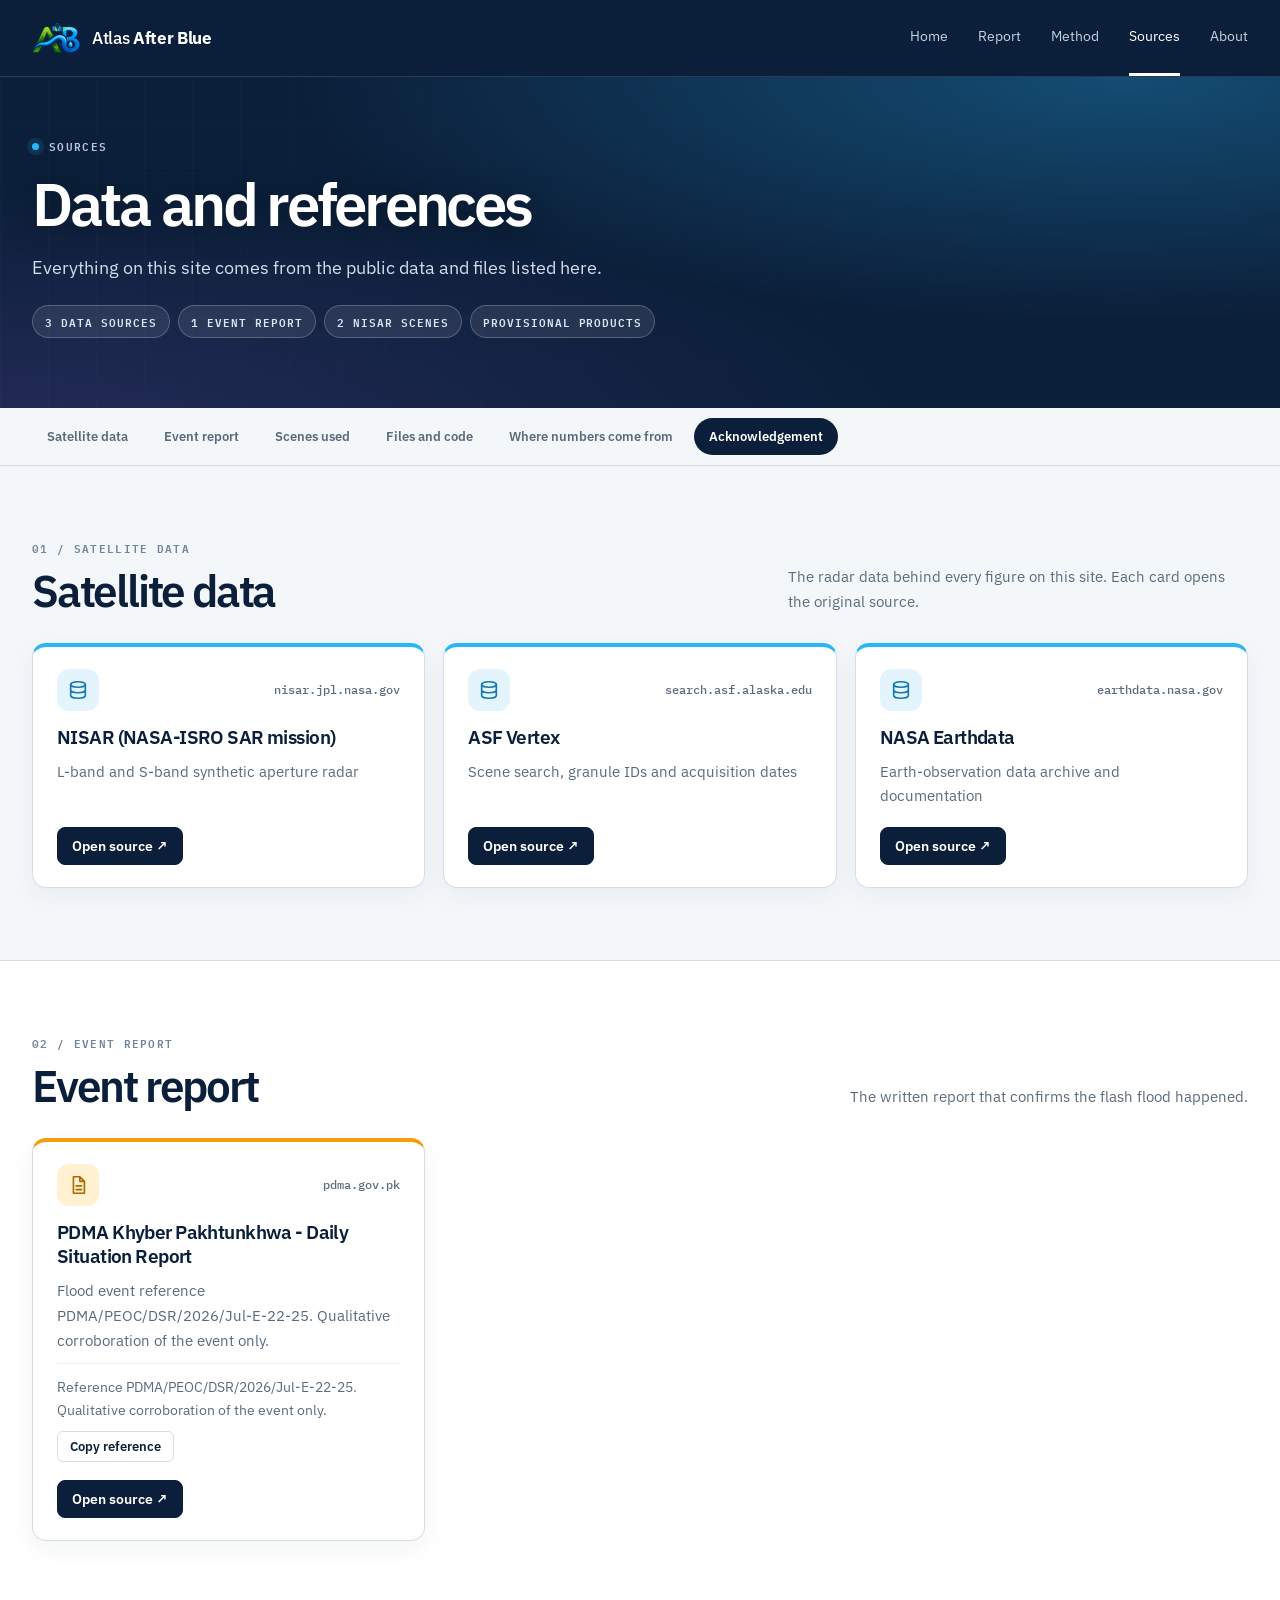
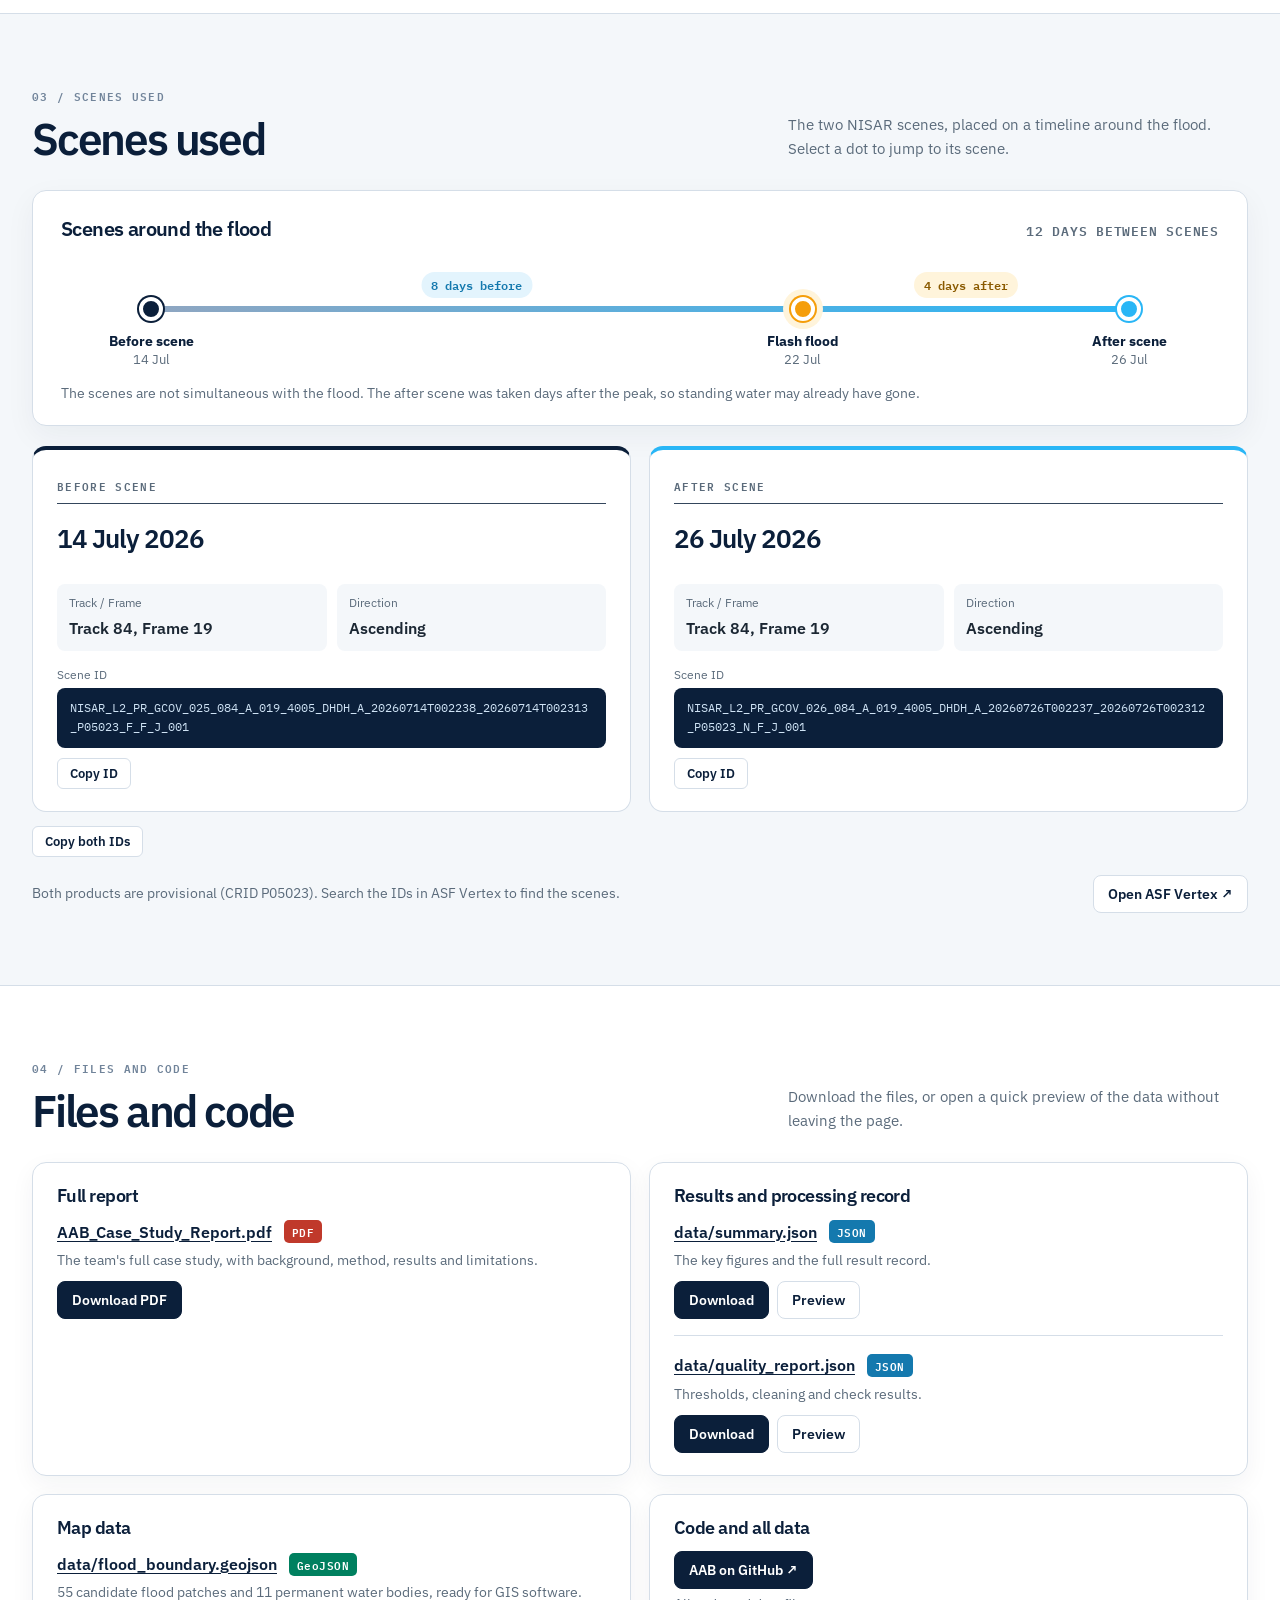
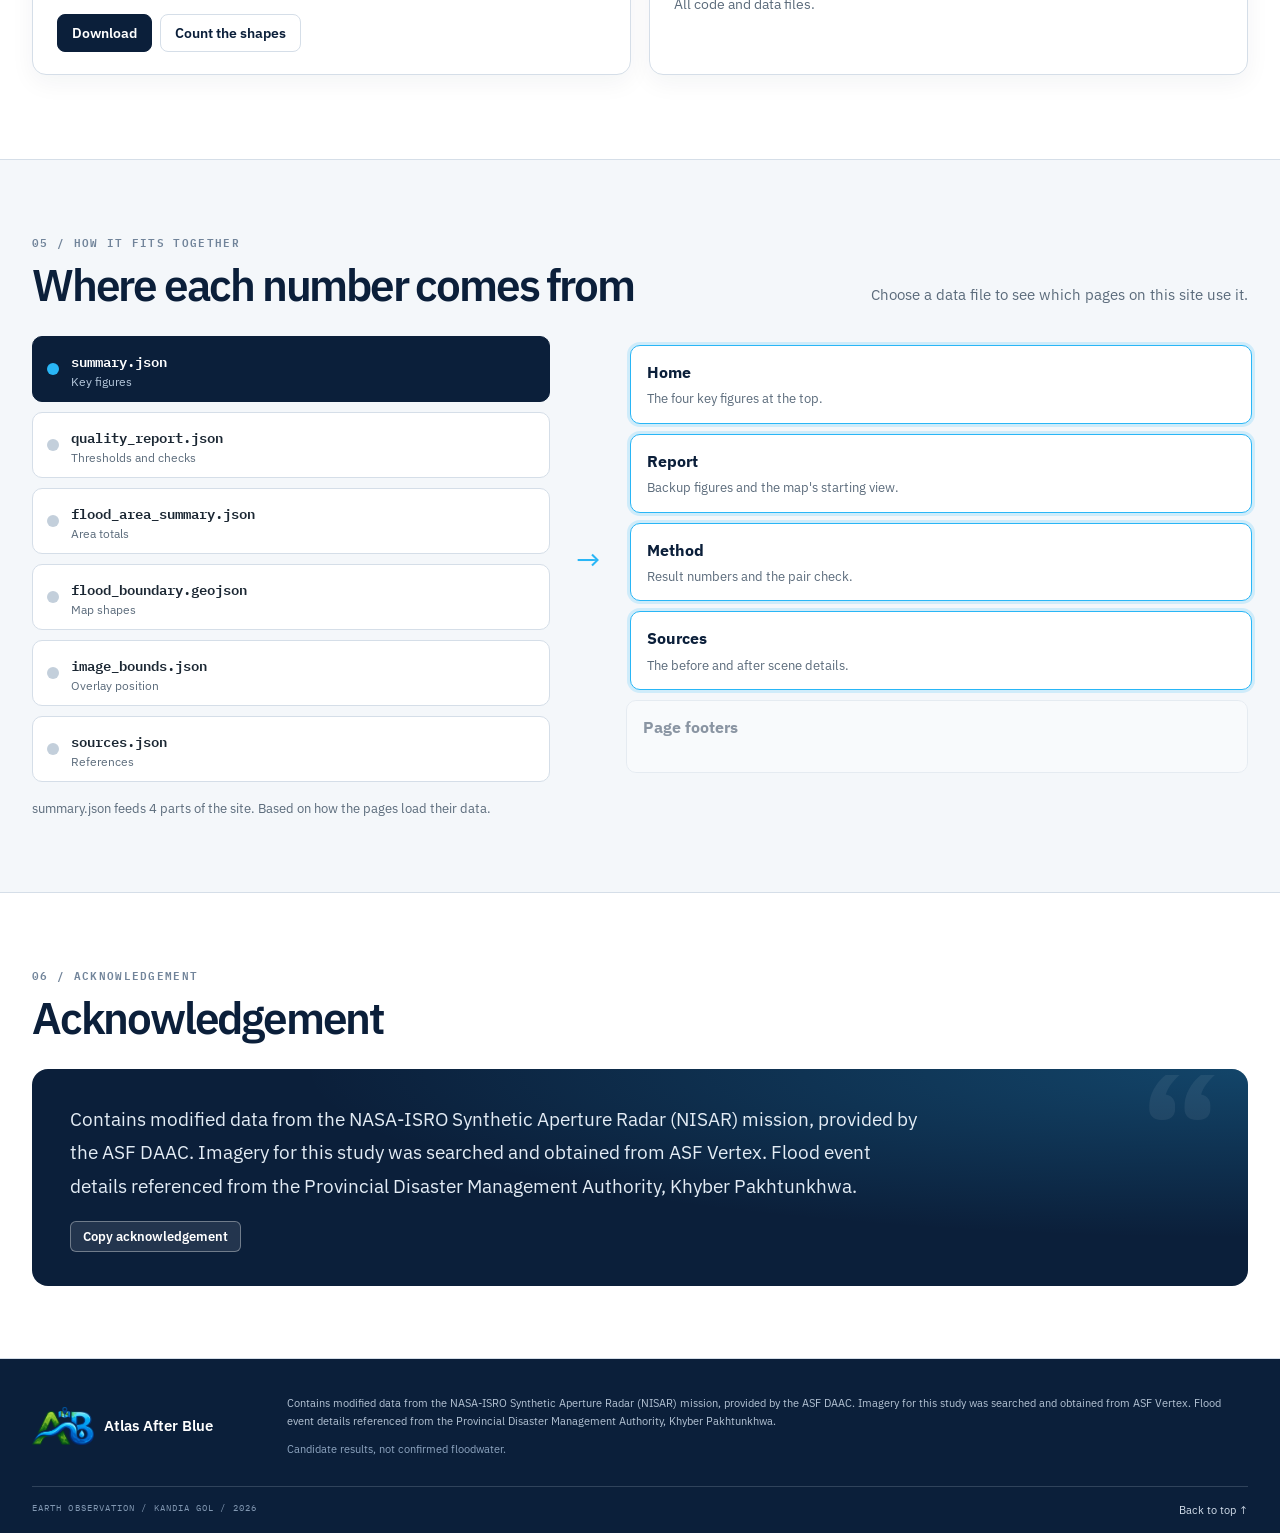
<file: aab/sources.html>
<!doctype html>
<html lang="en">
<head>
  <meta charset="utf-8">
  <meta name="viewport" content="width=device-width, initial-scale=1">
  <title>Sources | Atlas After Blue</title>
  <meta name="description" content="Review the satellite data, event reference, NISAR scenes, files and acknowledgements used by Atlas After Blue.">
  <meta name="theme-color" content="#0B1F3A">
  <link rel="icon" href="img/logo.png">
  <link rel="preconnect" href="https://fonts.googleapis.com">
  <link rel="preconnect" href="https://fonts.gstatic.com" crossorigin>
  <link href="https://fonts.googleapis.com/css2?family=IBM+Plex+Mono:wght@400;500;600&family=IBM+Plex+Sans:wght@400;500;600;700&display=swap" rel="stylesheet">
  <link rel="stylesheet" href="css/style.css">
  <link rel="stylesheet" href="css/home.css">
  <link rel="stylesheet" href="css/method.css">
  <link rel="stylesheet" href="css/sources.css">
  <script>document.documentElement.classList.add('js');</script>
</head>
<body>
  <a class="skip-link" href="#content">Skip to content</a>

  <header class="site-header">
    <div class="header-inner">
      <a class="brand" href="index.html" aria-label="Atlas After Blue home">
        <img src="img/logo.png" alt="">
        <span>Atlas <b>After Blue</b></span>
      </a>
      <button class="menu-toggle" id="menu-toggle" aria-expanded="false" aria-controls="site-nav">
        <span class="menu-lines" aria-hidden="true"></span><span class="sr-only">Toggle navigation</span>
      </button>
      <nav class="site-nav" id="site-nav" aria-label="Main navigation">
        <a href="index.html">Home</a>
        <a href="report.html">Report</a>
        <a href="method.html">Method</a>
        <a href="sources.html" aria-current="page">Sources</a>
        <a href="about.html">About</a>
      </nav>
    </div>
  </header>

  <section class="m-hero">
    <div class="mwrap rwrap">
      <div class="eyebrow"><span class="eyebrow-mark"></span> SOURCES</div>
      <h1>Data and references</h1>
      <p class="lead">Everything on this site comes from the public data and files listed here.</p>
      <ul class="hero-chips" id="hero-chips" aria-label="At a glance" hidden></ul>
    </div>
  </section>

  <nav class="subnav" aria-label="On this page">
    <div class="mwrap">
      <a href="#satellite-data">Satellite data</a>
      <a href="#event-report">Event report</a>
      <a href="#scenes-used">Scenes used</a>
      <a href="#files-code">Files and code</a>
      <a href="#data-flow">Where numbers come from</a>
      <a href="#acknowledgement">Acknowledgement</a>
    </div>
  </nav>

  <main id="content">

    <section class="msec" id="satellite-data" aria-labelledby="sat-title">
      <div class="mwrap">
        <div class="mhead reveal">
          <div><p class="section-index">01 / SATELLITE DATA</p><h2 id="sat-title">Satellite data</h2></div>
          <p class="sub">The radar data behind every figure on this site. Each card opens the original source.</p>
        </div>
        <div class="src-grid" id="satellite-sources">
          <p class="note">Loading source details…</p>
        </div>
      </div>
    </section>

    <section class="msec alt" id="event-report" aria-labelledby="event-title">
      <div class="mwrap">
        <div class="mhead reveal">
          <div><p class="section-index">02 / EVENT REPORT</p><h2 id="event-title">Event report</h2></div>
          <p class="sub">The written report that confirms the flash flood happened.</p>
        </div>
        <div class="src-grid" id="event-sources">
          <p class="note">Loading event reference…</p>
        </div>
      </div>
    </section>

    <section class="msec" id="scenes-used" aria-labelledby="scenes-title">
      <div class="mwrap">
        <div class="mhead reveal">
          <div><p class="section-index">03 / SCENES USED</p><h2 id="scenes-title">Scenes used</h2></div>
          <p class="sub">The two NISAR scenes, placed on a timeline around the flood. Select a dot to jump to its scene.</p>
        </div>
        <div id="scene-details">
          <p class="note">Loading scene details…</p>
        </div>
        <div class="scene-foot reveal">
          <p class="scene-note">Both products are provisional (CRID P05023). Search the IDs in ASF Vertex to find the scenes.</p>
          <a class="link-btn" href="https://search.asf.alaska.edu/" target="_blank" rel="noopener">Open ASF Vertex ↗</a>
        </div>
      </div>
    </section>

    <section class="msec alt" id="files-code" aria-labelledby="files-title">
      <div class="mwrap">
        <div class="mhead reveal">
          <div><p class="section-index">04 / FILES AND CODE</p><h2 id="files-title">Files and code</h2></div>
          <p class="sub">Download the files, or open a quick preview of the data without leaving the page.</p>
        </div>
        <div class="file-groups">
          <article class="file-group reveal">
            <h3>Full report</h3>
            <ul class="file-list">
              <li>
                <div class="file-row">
                  <a class="fname" href="downloads/AAB_Case_Study_Report.pdf" download>AAB_Case_Study_Report.pdf</a>
                  <span class="ftype pdf">PDF</span>
                </div>
                <span class="file-desc">The team's full case study, with background, method, results and limitations.</span>
                <div class="file-actions"><a class="link-btn solid" href="downloads/AAB_Case_Study_Report.pdf" download>Download PDF</a></div>
              </li>
            </ul>
          </article>

          <article class="file-group reveal" style="--d:80ms">
            <h3>Results and processing record</h3>
            <ul class="file-list">
              <li>
                <div class="file-row">
                  <a class="fname" href="data/summary.json" download>data/summary.json</a>
                  <span class="ftype json">JSON</span>
                </div>
                <span class="file-desc">The key figures and the full result record.</span>
                <div class="file-actions">
                  <a class="link-btn solid" href="data/summary.json" download>Download</a>
                  <button class="link-btn" type="button" data-preview="data/summary.json" data-kind="json" aria-expanded="false" aria-controls="pv-summary">Preview</button>
                </div>
                <div class="preview" id="pv-summary" hidden><div class="pv-bar"><span class="pv-stats"></span><button class="copy-btn pv-copy" type="button">Copy JSON</button></div><pre tabindex="0"></pre></div>
              </li>
              <li>
                <div class="file-row">
                  <a class="fname" href="data/quality_report.json" download>data/quality_report.json</a>
                  <span class="ftype json">JSON</span>
                </div>
                <span class="file-desc">Thresholds, cleaning and check results.</span>
                <div class="file-actions">
                  <a class="link-btn solid" href="data/quality_report.json" download>Download</a>
                  <button class="link-btn" type="button" data-preview="data/quality_report.json" data-kind="json" aria-expanded="false" aria-controls="pv-quality">Preview</button>
                </div>
                <div class="preview" id="pv-quality" hidden><div class="pv-bar"><span class="pv-stats"></span><button class="copy-btn pv-copy" type="button">Copy JSON</button></div><pre tabindex="0"></pre></div>
              </li>
            </ul>
          </article>

          <article class="file-group reveal">
            <h3>Map data</h3>
            <ul class="file-list">
              <li>
                <div class="file-row">
                  <a class="fname" href="data/flood_boundary.geojson" download>data/flood_boundary.geojson</a>
                  <span class="ftype geojson">GeoJSON</span>
                </div>
                <span class="file-desc">55 candidate flood patches and 11 permanent water bodies, ready for GIS software.</span>
                <div class="file-actions">
                  <a class="link-btn solid" href="data/flood_boundary.geojson" download>Download</a>
                  <button class="link-btn" type="button" data-preview="data/flood_boundary.geojson" data-kind="geojson" aria-expanded="false" aria-controls="pv-geo">Count the shapes</button>
                </div>
                <div class="preview" id="pv-geo" hidden><div class="pv-bar"><span class="pv-stats"></span><button class="copy-btn pv-copy" type="button">Copy first feature</button></div><pre tabindex="0"></pre></div>
              </li>
            </ul>
          </article>

          <article class="file-group reveal" style="--d:80ms">
            <h3>Code and all data</h3>
            <ul class="file-list">
              <li>
                <div class="file-row">
                  <a class="link-btn solid repo-link" id="repo-link" href="#" target="_blank" rel="noopener" aria-disabled="true">AAB on GitHub ↗</a>
                </div>
                <span class="file-desc">All code and data files.</span>
              </li>
            </ul>
          </article>
        </div>
        <p class="source-error" id="files-source-status" role="status" aria-live="polite"></p>
      </div>
    </section>

    <section class="msec" id="data-flow" aria-labelledby="flow-title">
      <div class="mwrap">
        <div class="mhead reveal">
          <div><p class="section-index">05 / HOW IT FITS TOGETHER</p><h2 id="flow-title">Where each number comes from</h2></div>
          <p class="sub">Choose a data file to see which pages on this site use it.</p>
        </div>
        <div class="flow-wrap reveal">
          <div class="flow-files" id="flow-files" role="group" aria-label="Data files"></div>
          <div class="flow-arrow" aria-hidden="true">→</div>
          <div class="flow-pages" id="flow-pages"></div>
        </div>
        <p class="flow-note" id="flow-note" aria-live="polite"></p>
      </div>
    </section>

    <section class="msec alt" id="acknowledgement" aria-labelledby="ack-title">
      <div class="mwrap">
        <div class="mhead reveal">
          <div><p class="section-index">06 / ACKNOWLEDGEMENT</p><h2 id="ack-title">Acknowledgement</h2></div>
        </div>
        <div class="ack reveal" id="acknowledgement-content">
          <p class="note" style="color:#B7C9DD">Loading acknowledgement…</p>
        </div>
      </div>
    </section>
  </main>

  <footer class="site-footer">
    <div class="footer-main">
      <a class="footer-brand" href="index.html"><img src="img/logo.png" alt=""><span>Atlas After Blue</span></a>
      <p id="ack">AAB · NASA Space Apps Challenge 2026.</p>
      <p class="footer-disclaimer">Candidate results, not confirmed floodwater.</p>
    </div>
    <div class="footer-bottom"><span>EARTH OBSERVATION / KANDIA GOL / 2026</span><a href="#content">Back to top ↑</a></div>
  </footer>

  <script src="js/common.js"></script>
  <script>
    (() => {
      "use strict";

      const $ = id => document.getElementById(id);
      const el = (tag, cls, text) => {
        const node = document.createElement(tag);
        if (cls) node.className = cls;
        if (text != null) node.textContent = text;
        return node;
      };
      const EVENT_DATE = "2026-07-22";   // the flash flood date used across the site

      const ICON_DATA = '<svg viewBox="0 0 24 24" aria-hidden="true"><ellipse cx="12" cy="6" rx="8" ry="3"/><path d="M4 6v6c0 1.7 3.6 3 8 3s8-1.3 8-3V6M4 12v6c0 1.7 3.6 3 8 3s8-1.3 8-3v-6"/></svg>';
      const ICON_DOC = '<svg viewBox="0 0 24 24" aria-hidden="true"><path d="M7 3h7l5 5v13H7zM14 3v5h5M10 13h6M10 17h6"/></svg>';

      /* ---------- helpers ---------- */
      const copyText = async (text) => {
        if (navigator.clipboard && window.isSecureContext) {
          await navigator.clipboard.writeText(text);
          return;
        }
        const helper = document.createElement("textarea");
        helper.value = text;
        helper.setAttribute("readonly", "");
        helper.style.position = "fixed";
        helper.style.opacity = "0";
        document.body.appendChild(helper);
        helper.select();
        helper.setSelectionRange(0, helper.value.length);
        const copied = document.execCommand("copy");
        helper.remove();
        if (!copied) throw new Error("Copy command was not available.");
      };
      const wireCopy = (button, getText, label) => {
        const idle = button.textContent;
        button.addEventListener("click", async () => {
          try {
            await copyText(getText());
            button.textContent = "Copied ✓";
            button.classList.add("done");
          } catch (_) {
            button.textContent = "Copy failed";
          }
          setTimeout(() => { button.textContent = idle; button.classList.remove("done"); }, 2000);
        });
        if (label) button.setAttribute("aria-label", label);
      };
      const monthNames = ["January","February","March","April","May","June","July","August","September","October","November","December"];
      const parseIso = iso => {
        const p = String(iso || "").split("-").map(Number);
        return p.length === 3 && p.every(Number.isFinite) ? Date.UTC(p[0], p[1] - 1, p[2]) : NaN;
      };
      const formatDate = iso => {
        const p = String(iso || "").split("-");
        const m = Number(p[1]);
        if (p.length !== 3 || !m || m > 12) return String(iso || "");
        return `${Number(p[2])} ${monthNames[m - 1]} ${p[0]}`;
      };
      const shortDate = iso => {
        const p = String(iso || "").split("-"), m = Number(p[1]);
        return p.length === 3 && m ? `${Number(p[2])} ${monthNames[m - 1].slice(0, 3)}` : String(iso);
      };
      const hostOf = url => { try { return new URL(url).hostname.replace(/^www\./, ""); } catch (_) { return ""; } };
      const plural = (n, w) => `${n} ${w}${n === 1 ? "" : "s"}`;

      /* ---------- source cards ---------- */
      const makeSourceCard = (item, kind) => {
        const card = el("article", "src-card reveal" + (kind === "event" ? " event" : ""));
        const top = el("div", "src-top");
        const ic = el("span", "src-ic"); ic.innerHTML = kind === "event" ? ICON_DOC : ICON_DATA;
        ic.setAttribute("aria-hidden", "true");
        top.append(ic, el("span", "src-host", hostOf(item.url)));

        const h3 = el("h3");
        const a = el("a", "", item.name);
        a.href = item.url; a.target = "_blank"; a.rel = "noopener";
        h3.appendChild(a);

        card.append(top, h3, el("p", "", item.note));

        if (kind === "event") {
          const ref = el("div", "ref");
          ref.appendChild(el("p", "cap", "Reference PDMA/PEOC/DSR/2026/Jul-E-22-25. Qualitative corroboration of the event only."));
          const cp = el("button", "copy-btn", "Copy reference");
          cp.type = "button";
          wireCopy(cp, () => "PDMA/PEOC/DSR/2026/Jul-E-22-25", "Copy the report reference number");
          ref.appendChild(cp);
          card.appendChild(ref);
        }

        const actions = el("div", "src-actions");
        const open = el("a", "link-btn solid", "Open source ↗");
        open.href = item.url; open.target = "_blank"; open.rel = "noopener";
        actions.appendChild(open);
        card.appendChild(actions);
        return card;
      };

      /* ---------- scenes: timeline + cards ---------- */
      const makeSceneCard = (role, scene, track, direction) => {
        const key = role.toLowerCase();
        const card = el("article", "scene-card reveal" + (key === "after" ? " after" : ""));
        card.id = `scene-card-${key}`;
        card.tabIndex = -1;
        card.append(el("span", "scene-role", `${role} scene`), el("div", "scene-date", formatDate(scene.date)));

        const facts = el("dl", "scene-facts");
        [["Track / Frame", track], ["Direction", direction]].forEach(([k, v]) => {
          const d = el("div"); d.append(el("dt", "", k), el("dd", "", v)); facts.appendChild(d);
        });
        card.appendChild(facts);

        card.appendChild(el("p", "scene-id-label", "Scene ID"));
        const idText = el("code", "scene-id", scene.id);
        idText.id = `scene-id-${key}`;
        card.appendChild(idText);

        const actions = el("div", "scene-actions");
        const copyBtn = el("button", "copy-btn", "Copy ID");
        copyBtn.type = "button";
        wireCopy(copyBtn, () => scene.id, `Copy ${key} scene ID`);
        actions.appendChild(copyBtn);
        card.appendChild(actions);
        return card;
      };

      const buildTimeline = (summary) => {
        const t0 = parseIso(summary.scene_before.date), t1 = parseIso(summary.scene_after.date), te = parseIso(EVENT_DATE);
        if (!(t1 > t0)) return null;
        const DAY = 86400000;
        const pct = t => ((t - t0) / (t1 - t0)) * 100;
        const total = Math.round((t1 - t0) / DAY);

        const card = el("div", "tl-card reveal");
        const top = el("div", "tl-top");
        top.append(el("h3", "", "Scenes around the flood"), el("span", "tl-total", `${plural(total, "day").toUpperCase()} BETWEEN SCENES`));
        card.appendChild(top);

        const stage = el("div", "tl-stage");
        stage.appendChild(el("div", "tl-line"));

        const addMarker = (cls, p, label, sub, target) => {
          const b = el("button", "tl-m " + cls);
          b.type = "button"; b.style.left = p + "%";
          b.setAttribute("aria-label", `${label}, ${sub}. Jump to details.`);
          b.addEventListener("click", () => {
            if (target === "event") { const s = $("event-report"); if (s) s.scrollIntoView({ behavior: "smooth" }); return; }
            const c = $(target);
            if (!c) return;
            c.scrollIntoView({ behavior: "smooth", block: "center" });
            c.classList.add("hl"); c.focus({ preventScroll: true });
            setTimeout(() => c.classList.remove("hl"), 2200);
          });
          const l = el("div", "tl-l"); l.style.left = p + "%";
          l.append(el("b", "", label), el("span", "", sub));
          stage.append(b, l);
        };
        addMarker("before", 0, "Before scene", shortDate(summary.scene_before.date), "scene-card-before");
        addMarker("after", 100, "After scene", shortDate(summary.scene_after.date), "scene-card-after");

        const eventInside = te > t0 && te < t1;
        if (eventInside) {
          addMarker("event", pct(te), "Flash flood", shortDate(EVENT_DATE), "event");
          const g1 = Math.round((te - t0) / DAY), g2 = Math.round((t1 - te) / DAY);
          const gap1 = el("span", "tl-gap", `${plural(g1, "day")} before`); gap1.style.left = pct(te) / 2 + "%";
          const gap2 = el("span", "tl-gap late", `${plural(g2, "day")} after`); gap2.style.left = (pct(te) + 100) / 2 + "%";
          stage.append(gap1, gap2);
        }
        card.appendChild(stage);
        card.appendChild(el("p", "tl-note", eventInside
          ? "The scenes are not simultaneous with the flood. The after scene was taken days after the peak, so standing water may already have gone."
          : "Dots are placed in proportion to the real dates."));
        return card;
      };

      /* ---------- JSON / GeoJSON preview ---------- */
      const typeLabels = { candidate_flood: "candidate flood patches", permanent_water: "permanent water bodies" };
      document.querySelectorAll("[data-preview]").forEach(btn => {
        const panel = $(btn.getAttribute("aria-controls"));
        const pre = panel.querySelector("pre");
        const stats = panel.querySelector(".pv-stats");
        const copyBtn = panel.querySelector(".pv-copy");
        let payload = "", loaded = false;
        wireCopy(copyBtn, () => payload);

        btn.addEventListener("click", async () => {
          const open = panel.hidden;
          panel.hidden = !open;
          btn.setAttribute("aria-expanded", String(open));
          const idle = btn.dataset.kind === "geojson" ? "Count the shapes" : "Preview";
          btn.textContent = open ? "Hide" : idle;
          if (!open || loaded) return;
          pre.textContent = "Loading…";
          try {
            const response = await fetch(btn.dataset.preview);
            if (!response.ok) throw new Error("fetch failed");
            const obj = JSON.parse(await response.text());
            if (btn.dataset.kind === "geojson") {
              const feats = Array.isArray(obj.features) ? obj.features : [];
              const counts = {};
              feats.forEach(f => { const t = (f.properties && f.properties.type) || "other"; counts[t] = (counts[t] || 0) + 1; });
              stats.replaceChildren();
              Object.keys(counts).forEach(k => stats.appendChild(el("span", "", `${counts[k]} ${typeLabels[k] || k}`)));
              const first = feats[0] ? feats[0] : {};
              payload = JSON.stringify(first, null, 2);
              const props = feats[0] && feats[0].properties ? JSON.stringify(feats[0].properties, null, 2) : "{}";
              pre.textContent = `Counted from the file itself.\nProperties of the first shape:\n${props}`;
            } else {
              payload = JSON.stringify(obj, null, 2);
              const lines = payload.split("\n");
              stats.replaceChildren(el("span", "", `${lines.length} lines`));
              pre.textContent = lines.slice(0, 60).join("\n") + (lines.length > 60 ? `\n… ${lines.length - 60} more lines (download for the full file)` : "");
            }
            loaded = true;
          } catch (_) {
            pre.textContent = "The preview could not be loaded here. You can still download the file.";
            copyBtn.hidden = true;
          }
        });
      });

      /* ---------- Data-flow explorer ---------- */
      const pages = [
        ["home", "Home"], ["report", "Report"], ["method", "Method"], ["sources", "Sources"], ["footer", "Page footers"]
      ];
      const flow = [
        { file: "summary.json", sub: "Key figures", uses: {
          home: "The four key figures at the top.", report: "Backup figures and the map's starting view.",
          method: "Result numbers and the pair check.", sources: "The before and after scene details." } },
        { file: "quality_report.json", sub: "Thresholds and checks", uses: {
          report: "Track, frame and pair status.", method: "Thresholds, cleaning settings and pair checks." } },
        { file: "flood_area_summary.json", sub: "Area totals", note: "Not offered as a download on this page.", uses: {
          report: "Candidate area, uncertain area and pixel size." } },
        { file: "flood_boundary.geojson", sub: "Map shapes", uses: {
          report: "The flood and permanent-water shapes on the map.", method: "Counting the candidate patches." } },
        { file: "image_bounds.json", sub: "Overlay position", note: "Not offered as a download on this page.", uses: {
          report: "Where the backscatter change picture sits on the map." } },
        { file: "sources.json", sub: "References", uses: {
          sources: "Every reference and note on this page.", footer: "The acknowledgement line in the footers." } }
      ];
      const fWrap = $("flow-files"), pWrap = $("flow-pages"), fNote = $("flow-note");
      const pCards = {};
      pages.forEach(([key, name]) => {
        const c = el("div", "pcard"); c.append(el("b", "", name), el("span", "", " "));
        pWrap.appendChild(c); pCards[key] = c;
      });
      const fBtns = flow.map((f, i) => {
        const b = el("button", "fbtn"); b.type = "button"; b.setAttribute("aria-pressed", "false");
        const dot = el("span", "dotf"); dot.setAttribute("aria-hidden", "true");
        const txt = el("span"); txt.append(document.createTextNode(f.file), el("small", "", f.sub));
        b.append(dot, txt);
        b.addEventListener("click", () => selectFlow(i));
        fWrap.appendChild(b);
        return b;
      });
      function selectFlow(i) {
        const f = flow[i];
        fBtns.forEach((b, k) => b.setAttribute("aria-pressed", String(k === i)));
        pages.forEach(([key]) => {
          const used = Object.prototype.hasOwnProperty.call(f.uses, key);
          pCards[key].classList.toggle("on", used);
          pCards[key].lastChild.textContent = used ? f.uses[key] : " ";
        });
        const n = Object.keys(f.uses).length;
        fNote.textContent = `${f.file} feeds ${n} part${n === 1 ? "" : "s"} of the site.` + (f.note ? ` ${f.note}` : "") + " Based on how the pages load their data.";
      }
      selectFlow(0);

      /* ---------- In-page nav highlight + reveal ---------- */
      const navLinks = [...document.querySelectorAll(".subnav a")];
      if ("IntersectionObserver" in window) {
        const secIO = new IntersectionObserver(entries => entries.forEach(en => {
          if (!en.isIntersecting) return;
          navLinks.forEach(l => l.removeAttribute("aria-current"));
          const link = navLinks.find(l => l.getAttribute("href") === "#" + en.target.id);
          if (link) { link.setAttribute("aria-current", "true"); link.parentElement.scrollTo({ left: link.offsetLeft - 24, behavior: "smooth" }); }
        }), { rootMargin: "-35% 0px -60% 0px" });
        navLinks.forEach(l => { const s = document.querySelector(l.getAttribute("href")); if (s) secIO.observe(s); });
      }
      const reveal = (scope) => {
        const items = (scope || document).querySelectorAll(".reveal:not(.in)");
        if ("IntersectionObserver" in window && !window.matchMedia("(prefers-reduced-motion: reduce)").matches) {
          const io = new IntersectionObserver(entries => entries.forEach(en => {
            if (en.isIntersecting) { en.target.classList.add("in"); io.unobserve(en.target); }
          }), { threshold: 0.1 });
          items.forEach(i => io.observe(i));
        } else items.forEach(i => i.classList.add("in"));
      };
      reveal();

      /* ---------- Load the data ---------- */
      const showLoadError = () => {
        const message = "Source details could not be loaded.";
        ["satellite-sources", "event-sources", "scene-details", "acknowledgement-content"].forEach(id => {
          const node = $(id);
          if (!node) return;
          node.replaceChildren(el("p", "source-error", message));
        });
        $("files-source-status").textContent = message;
      };

      const load = async () => {
        try {
          const [sourcesResponse, summaryResponse] = await Promise.all([fetch("data/sources.json"), fetch("data/summary.json")]);
          if (!sourcesResponse.ok || !summaryResponse.ok) throw new Error("A source data request failed.");
          const [sources, summary] = await Promise.all([sourcesResponse.json(), summaryResponse.json()]);
          if (!Array.isArray(sources.data_sources) || !Array.isArray(sources.event_sources) ||
              !summary.scene_before || !summary.scene_after) {
            throw new Error("The source data did not contain the expected records.");
          }

          $("satellite-sources").replaceChildren(...sources.data_sources.map(i => makeSourceCard(i, "data")));
          $("event-sources").replaceChildren(...sources.event_sources.map(i => makeSourceCard(i, "event")));

          const sceneBox = $("scene-details");
          sceneBox.replaceChildren();
          const timeline = buildTimeline(summary);
          if (timeline) sceneBox.appendChild(timeline);
          const grid = el("div", "scene-grid");
          grid.append(
            makeSceneCard("Before", summary.scene_before, summary.track, summary.direction),
            makeSceneCard("After", summary.scene_after, summary.track, summary.direction)
          );
          sceneBox.appendChild(grid);
          const both = el("button", "copy-btn", "Copy both IDs");
          both.type = "button"; both.style.marginTop = "14px";
          wireCopy(both, () => `Before: ${summary.scene_before.id}\nAfter: ${summary.scene_after.id}`);
          sceneBox.appendChild(both);

          // Acknowledgement (the footer line is filled in by common.js from the same file)
          const ackBox = $("acknowledgement-content");
          ackBox.replaceChildren();
          const ackP = el("p", "", sources.acknowledgement);
          const ackCopy = el("button", "copy-btn", "Copy acknowledgement");
          ackCopy.type = "button";
          wireCopy(ackCopy, () => String(sources.acknowledgement || ""));
          ackBox.append(ackP, ackCopy);

          const repoLink = $("repo-link");
          if (sources.repo_url) { repoLink.href = sources.repo_url; repoLink.removeAttribute("aria-disabled"); }
          else repoLink.setAttribute("aria-disabled", "true");

          // At-a-glance chips in the hero
          const chips = $("hero-chips");
          chips.replaceChildren(
            el("li", "", plural(sources.data_sources.length, "data source")),
            el("li", "", plural(sources.event_sources.length, "event report")),
            el("li", "", "2 NISAR scenes"),
            el("li", "", "Provisional products")
          );
          chips.hidden = false;

          reveal();
        } catch (_) {
          showLoadError();
        }
      };
      load();
    })();
  </script>
</body>
</html>
</file>
<file: aab/css/style.css>
:root{--navy:#0B1F3A;--bg:#F4F7FA;--text:#1B2733;--label:#5B6B7B;--flood:#29B6F6;--perm-water:#7E57C2;--caution:#F59E0B;--caution-bg:#FFF4DB;--pass:#009E73;--fail:#E57373;--line:#D5DEE8}
*{box-sizing:border-box}html{scroll-behavior:smooth}
body{margin:0;background:var(--bg);color:var(--text);font:400 17px/1.65 "IBM Plex Sans",system-ui,sans-serif}
h1,h2,h3{font-weight:600;line-height:1.2;margin:0 0 .5em;letter-spacing:-.01em}h1{font-size:40px}h2{font-size:28px}h3{font-size:19px}
.mono{font-family:"IBM Plex Mono",monospace;font-size:.9em}.cap{font-size:14px;color:var(--label)}
.wrap{max-width:1080px;margin:0 auto;padding:0 24px}
a{color:var(--navy)}a:focus-visible,button:focus-visible,summary:focus-visible,input:focus-visible{outline:3px solid var(--caution);outline-offset:2px}
header{background:var(--navy);position:sticky;top:0;z-index:1000}
header .wrap{display:flex;align-items:center;justify-content:space-between;min-height:64px;max-width:1200px}
.brand{display:flex;align-items:center;gap:12px;color:#fff;text-decoration:none;font-weight:600;font-size:19px}
.brand img{height:40px;background:#fff;border-radius:8px;padding:3px 6px}
nav ul{display:flex;gap:4px;list-style:none;margin:0;padding:0}
nav a{display:block;color:#D3DEEB;text-decoration:none;padding:20px 12px 16px;border-bottom:4px solid transparent}
nav a:hover{color:#fff}nav a[aria-current=page]{color:#fff;border-bottom-color:#fff}
.burger{display:none;background:none;border:1px solid #4B6283;color:#fff;border-radius:6px;padding:6px 12px;font:inherit;cursor:pointer}
.page{display:none}.page.on{display:block}
.hero{background:var(--navy);color:#fff;padding:80px 0}.hero p{max-width:680px;color:#D3DEEB;font-size:20px}
.eyebrow{text-transform:uppercase;letter-spacing:.1em;font-size:13px;font-weight:600;color:var(--label)}.hero .eyebrow{color:#9FB3C8}
.btn{display:inline-block;background:var(--navy);color:#fff;border:1px solid #fff;border-radius:6px;padding:11px 20px;font:600 16px inherit;text-decoration:none;cursor:pointer}
.btn:hover{background:#16345E}main .btn{border-color:var(--navy)}
section.s{padding:56px 0}
.grid{display:grid;gap:18px}.g4{grid-template-columns:repeat(4,1fr)}.g2{grid-template-columns:repeat(2,1fr)}.g3{grid-template-columns:repeat(3,1fr)}
.card{background:#fff;border:1px solid var(--line);border-radius:8px;padding:20px}
.metric .k{font-size:14px;color:var(--label);margin:0}.metric .v{font-size:30px;font-weight:600;margin:4px 0;font-family:"IBM Plex Mono",monospace}
.metric.water{border-top:4px solid var(--flood)}.metric.unc{border-top:4px solid var(--caution)}.metric.plain{border-top:4px solid var(--navy)}
.badge{display:inline-block;font-weight:600;font-size:14px;padding:3px 12px;border-radius:99px;color:var(--text)}
.badge.pass{background:var(--pass);color:#fff}.badge.fail{background:var(--fail)}
.lim{background:var(--caution-bg);border:2px solid var(--caution);border-radius:8px;padding:20px 24px}
.lim details{border-top:1px solid #EBCF94;padding:10px 0}.lim details:first-of-type{border-top:0}
.lim summary{cursor:pointer;font-weight:600}.lim p{margin:.6em 0 0}
.swipe{position:relative;max-width:640px;margin:0 auto;aspect-ratio:763/764;background:var(--navy);border-radius:8px;overflow:hidden;user-select:none}
.swipe img{position:absolute;inset:0;width:100%;height:100%;object-fit:contain}
.swipe .top{clip-path:inset(0 0 0 50%)}
.swipe .bar{position:absolute;top:0;bottom:0;left:50%;width:3px;background:#fff;pointer-events:none}
.swipe .tag{position:absolute;top:10px;background:rgba(11,31,58,.85);color:#fff;font-size:13px;padding:2px 10px;border-radius:4px}
.swipe input{position:absolute;inset:0;width:100%;height:100%;opacity:0;cursor:ew-resize;margin:0}
#map{height:520px;border-radius:8px;border:1px solid var(--line)}
.legend{display:flex;flex-wrap:wrap;gap:18px;margin:12px 0;font-size:14px;color:var(--label)}
.legend i{display:inline-block;width:14px;height:14px;border-radius:3px;margin-right:6px;vertical-align:-2px}
table{width:100%;border-collapse:collapse;background:#fff}th,td{text-align:left;padding:10px 12px;border-bottom:1px solid var(--line)}th{color:var(--label);font-weight:600;font-size:14px}
footer{background:var(--navy);color:#C3D0DF;padding:36px 0;font-size:15px}footer a{color:#fff}
@media(max-width:860px){.g4,.g3{grid-template-columns:repeat(2,1fr)}h1{font-size:32px}.burger{display:block}nav{display:none;position:absolute;left:0;right:0;top:100%;background:var(--navy)}nav.open{display:block}nav ul{flex-direction:column;padding:8px 24px}nav a{padding:12px 0}}
@media(max-width:560px){.g4,.g3,.g2{grid-template-columns:1fr}}
/* Existing shared overrides supplied for AAB */
header .wrap{max-width:none;padding:0 32px}
.brand img{height:40px;width:auto;background:none;border-radius:0;padding:0}
.btn{font:600 16px/1.2 "IBM Plex Sans",system-ui,sans-serif}
.page{display:block}
footer p{margin:0 0 12px}
footer p:last-child{margin-bottom:0}
.sr-only{position:absolute;width:1px;height:1px;padding:0;margin:-1px;overflow:hidden;clip:rect(0,0,0,0);white-space:nowrap;border:0}
</file>
<file: aab/css/home.css>
/* ATLAS AFTER BLUE — HOME PAGE
   Palette retained from the original project. Layout and visual system rebuilt. */
:root{
  --navy:#0B1F3A;--navy-2:#102A4B;--navy-3:#18385F;
  --bg:#F4F7FA;--white:#FFFFFF;--text:#1B2733;--label:#5B6B7B;
  --flood:#29B6F6;--perm-water:#7E57C2;--caution:#F59E0B;
  --caution-bg:#FFF4DB;--pass:#009E73;--fail:#E57373;--line:#D5DEE8;
  --max:1240px;
}
*{box-sizing:border-box}
html{scroll-behavior:smooth;scroll-padding-top:84px}
body{margin:0;background:var(--bg);color:var(--text);font:400 16px/1.65 "IBM Plex Sans",system-ui,sans-serif}
img{max-width:100%}
a{color:inherit}
button,input{font:inherit}
a:focus-visible,button:focus-visible,input:focus-visible{outline:3px solid var(--caution);outline-offset:3px}
.skip-link{position:absolute;left:12px;top:-60px;z-index:100;background:#fff;padding:10px 14px;border-radius:5px}
.skip-link:focus{top:10px}
.sr-only{position:absolute;width:1px;height:1px;padding:0;margin:-1px;overflow:hidden;clip:rect(0,0,0,0);white-space:nowrap;border:0}

/* Navigation */
.site-header{position:sticky;top:0;z-index:100;background:var(--navy);color:#fff;border-bottom:1px solid rgba(213,222,232,.15)}
.header-inner{max-width:var(--max);width:calc(100% - 64px);min-height:76px;margin:auto;display:flex;align-items:center;justify-content:space-between;gap:28px}
.brand{display:flex;align-items:center;gap:12px;text-decoration:none;color:#fff;font-size:17px;font-weight:500;letter-spacing:-.02em}
.brand img{width:48px;height:42px;object-fit:contain;background:none;border-radius:0;padding:0}
.brand b{font-weight:700}
.site-nav{display:flex;align-items:center;gap:30px}
.site-nav a{height:76px;padding:0;display:flex;align-items:center;text-decoration:none;color:#C6D2E0;font-size:14px;border-bottom:3px solid transparent;transition:color .2s,border-color .2s}
.site-nav a:hover,.site-nav a[aria-current=page]{color:#fff;border-bottom-color:#fff}
.menu-toggle{display:none;width:42px;height:40px;background:transparent;border:1px solid #5B6B7B;border-radius:5px;color:#fff}
.menu-lines,.menu-lines:before,.menu-lines:after{display:block;width:17px;height:2px;background:#fff;position:relative;margin:auto}
.menu-lines:before,.menu-lines:after{content:"";position:absolute;left:0}
.menu-lines:before{top:-6px}.menu-lines:after{top:6px}

/* Hero */
.hero{background:var(--navy);color:#fff;position:relative;overflow:hidden;padding:66px 0 0}
.hero:before{content:"";position:absolute;inset:0;pointer-events:none;opacity:.14;background-image:linear-gradient(rgba(159,179,200,.14) 1px,transparent 1px),linear-gradient(90deg,rgba(159,179,200,.14) 1px,transparent 1px);background-size:48px 48px;mask-image:linear-gradient(90deg,black,transparent 90%)}
.hero-grid{position:relative;z-index:1;max-width:var(--max);width:calc(100% - 64px);margin:auto;display:grid;grid-template-columns:minmax(0,1.02fr) minmax(390px,.98fr);gap:58px;align-items:center}
.hero-copy{padding:18px 0 54px}
.eyebrow,.section-index,.hero-index,.art-topline,.art-bottomline,.viewer-live,.viewer-foot .mono,.timeline-date,.footer-bottom{font-family:"IBM Plex Mono",monospace;font-size:11px;letter-spacing:.12em}
.eyebrow{display:flex;align-items:center;gap:10px;color:#B7C9DD;font-weight:600}
.eyebrow-mark{width:7px;height:7px;border-radius:50%;background:var(--flood);box-shadow:0 0 0 5px rgba(41,182,246,.13)}
.hero-index{margin:35px 0 9px;color:#8FA6C1}
.hero h1{font-size:clamp(42px,5.8vw,76px);line-height:1;letter-spacing:-.065em;margin:0;font-weight:600;white-space:nowrap}
.hero h1 span{color:#8DBBE0}
.hero-lead{max-width:650px;color:#D3DEEB;font-size:17px;line-height:1.8;margin:25px 0 0}
.hero-actions{display:flex;align-items:center;gap:24px;flex-wrap:wrap;margin-top:30px}
.button{display:inline-flex;align-items:center;gap:20px;text-decoration:none;padding:12px 17px;border-radius:5px;font-size:14px;font-weight:600;transition:transform .2s,background .2s}
.button:hover{transform:translateY(-2px)}
.button-light{background:#fff;color:var(--navy);border:1px solid #fff}
.button-light:hover{background:#EAF3FA}
.button-dark{background:var(--navy);color:#fff;border:1px solid var(--navy)}
.button-dark:hover{background:var(--navy-3)}
.quiet-link{font-size:14px;color:#D3DEEB;text-underline-offset:5px}
.hero-meta{display:flex;align-items:center;gap:13px;margin-top:34px;color:#9FB3C8;font-size:12px}
.hero-meta span:first-child{display:flex;align-items:center;gap:8px}
.status-dot,.viewer-live i{width:7px;height:7px;display:inline-block;border-radius:50%;background:var(--pass)}
.meta-separator{height:13px;width:1px;background:#526780}
.hero-art{align-self:center;min-width:0}
.art-topline,.art-bottomline{display:flex;justify-content:space-between;gap:10px;color:#9FB3C8;font-size:10px;padding:0 2px 12px}
.hero-image-wrap{position:relative;background:#071321;border:1px solid rgba(159,179,200,.28);padding:10px;overflow:hidden}
.hero-change{width:100%;aspect-ratio:1/1;object-fit:contain;display:block}
.image-crosshair{position:absolute;width:24px;height:24px;opacity:.7}
.image-crosshair:before,.image-crosshair:after{content:"";position:absolute;background:#D3DEEB}
.image-crosshair:before{width:24px;height:1px;top:12px;left:0}.image-crosshair:after{height:24px;width:1px;left:12px;top:0}
.crosshair-one{top:16%;left:15%}.crosshair-two{right:16%;bottom:20%}
.image-label{position:absolute;left:18px;bottom:17px;background:rgba(11,31,58,.92);padding:7px 10px;color:#D3DEEB;font:10px "IBM Plex Mono",monospace;letter-spacing:.08em}
.label-pulse{display:inline-block;width:6px;height:6px;border-radius:50%;background:var(--flood);margin-right:7px}
.art-bottomline{padding:12px 2px 0}
.hero-bottom-grid{position:relative;z-index:1;border-top:1px solid rgba(213,222,232,.18);margin-top:14px;display:grid;grid-template-columns:repeat(4,1fr);padding:14px max(32px,calc((100% - var(--max))/2));color:#7188A4;font:10px "IBM Plex Mono",monospace;letter-spacing:.16em}
.hero-bottom-grid span+span{border-left:1px solid rgba(213,222,232,.18);padding-left:20px}

/* Shared sections */
.section-pad{padding:82px 0}
.section-heading{max-width:var(--max);width:calc(100% - 64px);margin:0 auto 30px;display:flex;align-items:end;justify-content:space-between;gap:36px}
.section-index{margin:0 0 12px;color:#71849A;font-weight:600}
.section-heading h2,.interpretation h2{font-size:clamp(32px,4vw,48px);line-height:1.08;letter-spacing:-.055em;margin:0;color:var(--navy)}
.section-intro{max-width:430px;color:var(--label);font-size:14px;line-height:1.75;margin:0}
.readout{background:var(--bg)}
.metrics-grid{max-width:var(--max);width:calc(100% - 64px);margin:auto;display:grid;grid-template-columns:repeat(4,minmax(0,1fr));gap:15px}
.metric-card{background:#fff;border:1px solid var(--line);border-radius:7px;min-height:205px;padding:21px 20px 18px;display:flex;flex-direction:column;position:relative;overflow:hidden;transition:transform .22s,box-shadow .22s,border-color .22s}
.metric-card:hover{transform:translateY(-5px);box-shadow:0 12px 28px rgba(11,31,58,.08);border-color:#AABBCD}
.metric-card:before{content:"";height:3px;position:absolute;left:0;right:0;top:0;background:var(--navy)}
.metric-art{position:absolute;right:17px;top:16px;width:43px;height:32px;display:grid;place-items:center;opacity:.9}
.metric-art-water svg{width:100%;height:100%;fill:none;stroke:var(--flood);stroke-width:2.5;stroke-linecap:round;stroke-linejoin:round}
.metric-art-water .water-line-top{stroke:var(--navy);stroke-width:1.5;opacity:.45}
.metric-blue:before{background:var(--flood)}.metric-amber:before{background:var(--caution)}
.metric-label{font-size:13px;font-weight:600;color:var(--text);margin:0}
.metric-value{font:600 clamp(25px,2.6vw,34px)/1.2 "IBM Plex Mono",monospace;letter-spacing:-.06em;margin:12px 0 5px;color:var(--navy);white-space:nowrap}
.metric-value span{font:400 13px "IBM Plex Sans",sans-serif;letter-spacing:0;color:var(--label)}
.metric-value-calendar{display:flex;align-items:center;gap:9px}
.metric-value-calendar svg{width:22px;height:22px;flex:0 0 auto;fill:none;stroke:var(--navy);stroke-width:1.7;stroke-linecap:round;stroke-linejoin:round;opacity:.82}
.metric-note{font-size:12px;color:var(--label);line-height:1.5;margin:0 0 16px}
.metric-link{display:flex;justify-content:space-between;gap:8px;margin-top:auto;padding-top:10px;border-top:1px solid #EDF1F5;text-decoration:none;color:var(--navy);font-size:12px;font-weight:600}
.metric-link span{font-size:15px;transition:transform .2s}.metric-link:hover span{transform:translate(2px,-2px)}
.metric-status{margin:9px 0 10px}.pass-badge{display:inline-block;border-radius:99px;background:var(--pass);color:#fff;font-size:14px;font-weight:700;padding:5px 14px}
.data-footnote{max-width:var(--max);width:calc(100% - 64px);margin:14px auto 0;color:#758395;font-size:11px}

/* Image explorer */
.explorer{background:#0A1B31;color:#fff;position:relative;overflow:hidden}
.explorer:before{content:"";position:absolute;inset:0;opacity:.12;background:radial-gradient(ellipse at 15% 20%,#2A6A9C,transparent 48%),linear-gradient(135deg,transparent 50%,rgba(255,255,255,.04))}
.section-heading-light{position:relative;z-index:1}.section-heading-light h2{color:#fff}.section-heading-light .section-index{color:#8FA6C1}.section-heading-light .section-intro{color:#B6C6D8}
.explorer-layout{position:relative;z-index:1;max-width:var(--max);width:calc(100% - 64px);margin:auto;display:grid;grid-template-columns:minmax(0,1fr) 270px;gap:34px;align-items:stretch}
.explorer-main{min-width:0}
.viewer-toolbar{display:flex;align-items:center;justify-content:space-between;gap:15px;margin-bottom:12px;flex-wrap:wrap}
.layer-tabs{display:flex;gap:5px;flex-wrap:wrap}
.layer-tab{border:1px solid #42556D;background:transparent;color:#C5D2E1;border-radius:4px;padding:8px 12px;font-size:12px;cursor:pointer;transition:background .2s,color .2s,border-color .2s}
.layer-tab:hover{border-color:#9FB3C8;color:#fff}
.layer-tab.is-active{background:#fff;color:var(--navy);border-color:#fff;font-weight:600}
.viewer-live{color:#91A7C0;font-size:10px;display:flex;align-items:center;gap:8px}
.radar-viewer{position:relative;min-height:320px;aspect-ratio:1.45/1;background:#030A13;border:1px solid #34465C;display:grid;place-items:center;overflow:hidden}
.compare-stage{position:absolute;inset:0;display:block}
.radar-image{position:absolute;width:100%;height:100%;object-fit:contain;inset:0}
.radar-after-clip{position:absolute;inset:0;clip-path:inset(0 0 0 50%)}
.compare-divider{position:absolute;left:50%;top:0;bottom:0;width:2px;background:#fff;transform:translateX(-1px);pointer-events:none;display:flex;align-items:center;justify-content:center;gap:4px;color:var(--navy);font-size:10px}
.compare-divider:before{content:"";position:absolute;width:30px;height:30px;border:2px solid #fff;border-radius:50%;background:var(--navy);box-shadow:0 2px 12px #0007}
.compare-divider span{position:relative;color:#fff;z-index:1;font-size:8px}
.compare-captions{position:absolute;top:14px;left:14px;right:14px;display:flex;justify-content:space-between;pointer-events:none}
.compare-captions span{background:rgba(11,31,58,.88);padding:5px 8px;color:#fff;font:10px "IBM Plex Mono",monospace;letter-spacing:.08em}
.compare-range{position:absolute;inset:0;width:100%;height:100%;opacity:0;cursor:ew-resize;margin:0}
.single-layer{width:100%;height:100%;max-height:570px;object-fit:contain;position:absolute;inset:0;margin:auto}
.viewer-corner{position:absolute;bottom:12px;right:12px;background:rgba(11,31,58,.9);padding:5px 8px;color:#D3DEEB;font:9px "IBM Plex Mono",monospace;letter-spacing:.1em;pointer-events:none}
.viewer-foot{display:flex;justify-content:space-between;gap:15px;flex-wrap:wrap;color:#91A7C0;font-size:11px;padding:11px 2px 0}
.viewer-foot .mono{font-size:9px}
.explorer-aside{border-left:1px solid #34465C;padding:4px 0 4px 25px;display:flex;flex-direction:column}
.aside-number{color:#7891AD;font-size:10px}
.explorer-aside h3{font-size:25px;line-height:1.15;letter-spacing:-.04em;margin:20px 0 12px}
.explorer-aside>p{color:#B7C6D7;font-size:13px;line-height:1.75;margin:0 0 24px}
.scene-date{display:flex;gap:12px;align-items:center;padding:13px 0;border-top:1px solid #34465C}
.date-marker{width:9px;height:9px;border-radius:50%;background:#9FB3C8;flex:0 0 auto}
.date-marker-blue{background:var(--flood)}
.scene-date b,.scene-date small{display:block}.scene-date b{font-size:13px}.scene-date small{font-size:11px;color:#91A7C0;margin-top:2px}
.aside-caution{display:flex;gap:10px;background:#1C2C40;border:1px solid #4B5661;padding:12px;margin-top:15px}
.caution-icon{color:var(--caution);font-weight:700;font-size:18px}
.aside-caution p{margin:0;color:#D1D9E2;font-size:11px;line-height:1.6}
.aside-link{color:#fff;text-decoration:none;font-size:12px;font-weight:600;margin-top:auto;padding-top:20px}
.aside-link span{margin-left:7px}

/* Timeline */
.timeline-section{background:#fff}
.event-timeline{max-width:var(--max);width:calc(100% - 64px);margin:55px auto 0;display:grid;grid-template-columns:repeat(3,1fr);position:relative}
.event-timeline:before{content:"";position:absolute;top:7px;left:0;right:0;height:1px;background:#C8D3DF}
.timeline-stop{position:relative;padding:28px 35px 0 0}
.timeline-node{position:absolute;top:0;left:0;width:15px;height:15px;border:3px solid var(--navy);background:#fff;border-radius:50%;z-index:1}
.timeline-event .timeline-node{background:var(--caution);border-color:var(--caution);box-shadow:0 0 0 5px #FFF4DB}
.timeline-date{color:#74869B;font-weight:600;margin:0 0 12px}
.timeline-stop h3{font-size:18px;margin:0 0 8px;color:var(--navy)}
.timeline-stop p:last-child{font-size:13px;color:var(--label);max-width:280px;margin:0}

/* Interpretation */
.interpretation{background:#EAF0F5}
.interpretation-grid{max-width:var(--max);width:calc(100% - 64px);margin:auto;display:grid;grid-template-columns:.85fr 1.15fr;gap:70px;align-items:center}
.interpretation h2{font-size:clamp(36px,4.5vw,55px)}
.interpretation-lead{max-width:440px;color:var(--label);font-size:15px;line-height:1.8;margin:20px 0 25px}
.interpretation-notes{border-top:1px solid #C9D4DF}
.interpretation-row{display:grid;grid-template-columns:42px 1fr;gap:16px;padding:19px 0;border-bottom:1px solid #C9D4DF}
.interpretation-symbol{font:12px "IBM Plex Mono",monospace;width:34px;height:34px;display:grid;place-items:center;border-radius:50%;background:#fff}
.symbol-blue{color:#168CC5}.symbol-amber{color:#B87900}.symbol-navy{color:var(--navy)}
.interpretation-row h3{margin:0 0 4px;font-size:15px;color:var(--navy)}
.interpretation-row p{margin:0;color:var(--label);font-size:13px;line-height:1.65}
.limits-strip{max-width:var(--max);width:calc(100% - 64px);margin:45px auto 0;background:#FFF4DB;border:1px solid #F2D28F;border-left:4px solid var(--caution);padding:15px 18px;display:flex;align-items:center;gap:14px}
.limits-icon{font-size:20px;color:#A76B00;font-weight:700}
.limits-strip p{font-size:12px;line-height:1.6;margin:0;flex:1}
.limits-strip a{white-space:nowrap;font-size:12px;font-weight:600;color:var(--navy);text-decoration:none}

/* Page destinations */
.explore-pages{background:var(--bg)}
.page-links{max-width:var(--max);width:calc(100% - 64px);margin:auto;display:grid;grid-template-columns:repeat(4,1fr);border-top:1px solid #C8D3DF;border-bottom:1px solid #C8D3DF}
.page-link{min-height:150px;padding:20px 18px;display:flex;flex-direction:column;gap:22px;text-decoration:none;border-right:1px solid #C8D3DF;transition:background .2s}
.page-link:first-child{border-left:1px solid #C8D3DF}
.page-link:hover{background:#fff}
.page-link-index{color:#8092A5;font-size:10px}
.page-link span:nth-child(2){display:flex;flex-direction:column;gap:4px}
.page-link b{font-size:17px;color:var(--navy)}
.page-link small{font-size:11px;line-height:1.5;color:var(--label)}
.page-link i{font-style:normal;color:var(--navy);font-size:18px;margin-top:auto;align-self:flex-end}

/* Footer */
.site-footer{background:var(--navy);color:#D3DEEB;padding:35px max(32px,calc((100% - var(--max))/2)) 0}
.footer-main{display:grid;grid-template-columns:220px 1fr;gap:10px 35px;align-items:center;padding-bottom:28px}
.footer-brand{grid-row:span 2;display:flex;align-items:center;gap:10px;color:#fff;text-decoration:none;font-weight:600}
.footer-brand img{height:38px;width:auto}
.footer-main p{font-size:11px;line-height:1.65;margin:0;color:#B5C4D5}
.footer-main .footer-disclaimer{color:#8FA6C1}
.footer-bottom{border-top:1px solid #30435B;padding:14px 0;display:flex;justify-content:space-between;gap:15px;color:#8197B1;font-size:9px}
.footer-bottom a{color:#D3DEEB;text-decoration:none;font-family:"IBM Plex Sans",sans-serif;font-size:11px;letter-spacing:0}

/* Responsive */
@media(max-width:1000px){
 .hero-grid{grid-template-columns:minmax(0,1fr) minmax(320px,.85fr);gap:32px}
 .metrics-grid{grid-template-columns:repeat(2,minmax(0,1fr))}
 .explorer-layout{grid-template-columns:minmax(0,1fr) 230px;gap:22px}
 .interpretation-grid{gap:38px}
 .page-links{grid-template-columns:repeat(2,1fr)}
 .page-link:nth-child(3){border-left:1px solid #C8D3DF}
 .page-link:nth-child(-n+2){border-bottom:1px solid #C8D3DF}
}
@media(max-width:720px){
 .header-inner{width:calc(100% - 36px);min-height:66px}
 .brand img{height:37px;width:42px}
 .menu-toggle{display:block}
 .site-nav{display:none;position:absolute;left:0;right:0;top:100%;background:var(--navy);padding:8px 22px 16px;border-top:1px solid #30435B;flex-direction:column;align-items:stretch;gap:0}
 .site-nav.is-open{display:flex}
 .site-nav a{height:auto;padding:12px 4px;border-bottom:1px solid #30435B}
 .hero{padding-top:45px}
 .hero-grid{width:calc(100% - 40px);grid-template-columns:1fr;gap:32px}
 .hero-copy{padding:0}
 .hero h1{font-size:clamp(32px,8.8vw,54px);letter-spacing:-.065em}
 .hero-lead{font-size:15px}
 .hero-art{max-width:560px;width:100%;margin:0 auto}
 .hero-bottom-grid{padding:13px 20px;grid-template-columns:repeat(4,1fr);font-size:8px}
 .hero-bottom-grid span+span{padding-left:9px}
 .section-pad{padding:58px 0}
 .section-heading{width:calc(100% - 40px);display:block}
 .section-intro{margin-top:15px}
 .metrics-grid,.data-footnote,.explorer-layout,.event-timeline,.interpretation-grid,.limits-strip,.page-links{width:calc(100% - 40px)}
 .explorer-layout{grid-template-columns:1fr}
 .explorer-aside{border-left:0;border-top:1px solid #34465C;padding:22px 0 0}
 .explorer-aside h3{margin:10px 0}
 .aside-link{margin-top:10px}
 .radar-viewer{min-height:260px}
 .event-timeline{margin-top:35px}
 .timeline-stop{padding-right:15px}
 .interpretation-grid{grid-template-columns:1fr;gap:35px}
 .limits-strip{align-items:flex-start;flex-wrap:wrap}
 .limits-strip p{flex-basis:calc(100% - 40px)}
 .limits-strip a{margin-left:34px}
 .site-footer{padding-left:20px;padding-right:20px}
 .footer-main{grid-template-columns:1fr;gap:12px}
 .footer-brand{grid-row:auto}
}
@media(max-width:480px){
 .hero-bottom-grid{letter-spacing:.07em}
 .hero-bottom-grid span+span{padding-left:6px}
 .metrics-grid{grid-template-columns:1fr 1fr;gap:9px}
 .metric-card{padding:17px 13px;min-height:190px}
 .metric-value{font-size:clamp(20px,6vw,27px)}
 .metric-value span{font-size:11px}
 .metric-label{font-size:12px;line-height:1.4}
 .metric-note{font-size:11px}
 .metric-link{font-size:10px}
 .layer-tabs{width:100%}
 .layer-tab{flex:1;padding:8px 5px;font-size:10px}
 .viewer-live{display:none}
 .radar-viewer{min-height:230px;aspect-ratio:1/1}
 .viewer-foot .mono{display:none}
 .event-timeline{grid-template-columns:1fr;gap:20px;margin-top:25px}
 .event-timeline:before{left:7px;right:auto;top:0;bottom:0;width:1px;height:auto}
 .timeline-stop{padding:0 0 0 32px}
 .timeline-node{left:0;top:4px}
 .timeline-stop p:last-child{max-width:none}
 .page-links{grid-template-columns:1fr}
 .page-link{min-height:112px;border-left:1px solid #C8D3DF;border-bottom:1px solid #C8D3DF!important}
 .page-link:last-child{border-bottom:0!important}
 .footer-bottom{font-size:8px}
}
@media(prefers-reduced-motion:reduce){
 html{scroll-behavior:auto}
 *,*::before,*::after{transition:none!important;animation:none!important}
}
</file>
<file: aab/css/hero-upgrade.css>
/* ATLAS AFTER BLUE — HOME HERO UPGRADE
   Load AFTER style.css and home.css. Overrides the old two-column hero
   (Earth as a separate framed image) with a full-bleed Earth background,
   fixes CSS conflicts, and adds interaction styles. */

/* ---------- Header floats over the hero, turns solid on scroll ---------- */
.site-header{margin-bottom:-77px;transition:background .3s,border-color .3s,box-shadow .3s}
.site-header.is-over-hero{background:transparent;border-bottom-color:transparent}
.site-header.is-scrolled{background:rgba(11,31,58,.94);backdrop-filter:blur(10px);-webkit-backdrop-filter:blur(10px);box-shadow:0 8px 30px rgba(3,10,19,.25)}
.site-nav a[aria-current=page]{border-bottom-color:var(--flood)}

/* ---------- Hero: image is the background ---------- */
.hero{
  min-height:min(100vh,880px);
  padding:0;
  display:flex;flex-direction:column;
  background:#050E1C;
  isolation:isolate;
}
.hero:before{display:none}               /* old grid texture, replaced by .hero-shade */
.hero-bg{position:absolute;inset:0;z-index:-1;overflow:hidden}
.hero-bg-img{
  position:absolute;inset:-3%;
  width:106%;height:106%;max-width:none;
  object-fit:cover;object-position:72% 50%;
  transform:translate3d(calc(var(--mx,0)*-16px),calc(var(--my,0)*-10px + var(--sy,0)*1px),0) scale(1.04);
  transition:transform .6s cubic-bezier(.2,.7,.2,1);
  will-change:transform;
}
.hero-shade{
  position:absolute;inset:0;
  background:
    linear-gradient(90deg,rgba(4,12,25,.94) 0%,rgba(4,12,25,.78) 30%,rgba(4,12,25,.28) 58%,rgba(4,12,25,0) 78%),
    linear-gradient(180deg,rgba(4,12,25,.65) 0%,rgba(4,12,25,0) 24%,rgba(4,12,25,0) 66%,rgba(4,12,25,.85) 100%);
}
.hero-glow{
  position:absolute;inset:0;pointer-events:none;
  background:radial-gradient(420px circle at var(--px,70%) var(--py,45%),rgba(41,182,246,.16),transparent 65%);
  mix-blend-mode:screen;transition:background-position .2s;
}
.hero-scan{
  position:absolute;left:0;right:0;height:140px;top:-140px;pointer-events:none;
  background:linear-gradient(180deg,transparent,rgba(41,182,246,.07),transparent);
  animation:scan 7s linear infinite;
}
@keyframes scan{to{transform:translateY(calc(100vh + 280px))}}

.hero-grid{
  flex:1;display:flex;align-items:center;
  grid-template-columns:none;gap:0;
  padding-top:77px;               /* header height (header overlaps hero) */
}
.hero-copy{max-width:640px;padding:48px 0 70px}

/* Fix: style.css `.hero p{...}` (0,1,1) was beating these single-class rules */
.hero .hero-index{font-size:11px;color:#8FA6C1;max-width:none;margin:30px 0 10px}
.hero .hero-lead{font-size:17px;line-height:1.8;color:#D3DEEB;max-width:620px;margin:24px 0 0}
.hero .eyebrow{color:#7FD0F7}
.hero h1{text-shadow:0 4px 40px rgba(0,0,0,.45)}
.hero h1 span{color:var(--flood)}

/* Staggered entrance */
.hero-copy>*{animation:rise .9s cubic-bezier(.2,.7,.2,1) both}
.hero-copy>:nth-child(1){animation-delay:.05s}
.hero-copy>:nth-child(2){animation-delay:.15s}
.hero-copy>:nth-child(3){animation-delay:.25s}
.hero-copy>:nth-child(4){animation-delay:.38s}
.hero-copy>:nth-child(5){animation-delay:.5s}
.hero-copy>:nth-child(6){animation-delay:.62s}
@keyframes rise{from{opacity:0;transform:translateY(22px)}to{opacity:1;transform:none}}

/* Primary CTA */
.button-primary{
  background:linear-gradient(135deg,#29B6F6,#1976D2);color:#fff;border:0;padding:14px 22px;font-size:15px;
  box-shadow:0 10px 30px rgba(41,182,246,.35);
}
.button-primary:hover{box-shadow:0 14px 38px rgba(41,182,246,.5)}
.button-primary span{transition:transform .2s}
.button-primary:hover span{transform:translateX(5px)}
.quiet-link{position:relative;text-decoration:none;padding-bottom:4px}
.quiet-link:after{content:"";position:absolute;left:0;bottom:0;height:2px;width:100%;background:var(--flood);transform:scaleX(.35);transform-origin:left;transition:transform .3s}
.quiet-link:hover:after{transform:scaleX(1)}

/* Scroll cue */
.scroll-cue{position:absolute;left:50%;bottom:62px;width:24px;height:40px;margin-left:-12px;border:2px solid rgba(211,222,235,.55);border-radius:14px;z-index:2}
.scroll-cue span{position:absolute;left:50%;top:7px;width:4px;height:8px;margin-left:-2px;border-radius:2px;background:#fff;animation:cue 1.8s ease-in-out infinite}
@keyframes cue{0%{opacity:0;transform:translateY(0)}30%{opacity:1}100%{opacity:0;transform:translateY(14px)}}

.hero-bottom-grid{margin-top:0;border-top:1px solid rgba(213,222,232,.2);background:rgba(4,12,25,.5);backdrop-filter:blur(6px);-webkit-backdrop-filter:blur(6px);color:#9FB3C8}

/* ---------- Scroll reveal (only when JS is running) ---------- */
.js .reveal{opacity:0;transform:translateY(26px);transition:opacity .7s ease,transform .7s cubic-bezier(.2,.7,.2,1);transition-delay:var(--d,0ms)}
.js .reveal.in{opacity:1;transform:none}
/* keep card hover lift working after reveal */
.js .metric-card.reveal.in{transition:opacity .7s ease var(--d,0ms),transform .22s,box-shadow .22s,border-color .22s}

/* ---------- Metric cards: cursor glow + count numbers ---------- */
.metric-card:after{
  content:"";position:absolute;inset:0;pointer-events:none;opacity:0;transition:opacity .25s;
  background:radial-gradient(260px circle at var(--cx,50%) var(--cy,0%),rgba(41,182,246,.14),transparent 60%);
}
.metric-card:hover:after{opacity:1}
.metric-value .count{font:inherit;letter-spacing:inherit}

/* ---------- Fix: nav layout between 721px and 860px ----------
   style.css turns <nav> into an absolute dropdown at <=860px, but home.css
   only re-styles it at <=720px, which broke the nav in that range. */
@media(min-width:721px) and (max-width:860px){
  .site-nav{position:static;left:auto;right:auto;top:auto;background:none;padding:0;gap:20px}
  .menu-toggle{display:none}
}
/* Accept both class names for the open state used by common.js / style.css */
@media(max-width:720px){
  .site-nav.open{display:flex}
  .site-header.is-over-hero{background:rgba(11,31,58,.55);backdrop-filter:blur(8px);-webkit-backdrop-filter:blur(8px)}
  .site-header{margin-bottom:-67px}
  .hero-grid{padding-top:67px}
  .hero-shade{background:linear-gradient(180deg,rgba(4,12,25,.8) 0%,rgba(4,12,25,.62) 45%,rgba(4,12,25,.9) 100%)}
  .hero-bg-img{object-position:70% 50%}
  .hero-copy{padding:40px 0 90px}
  .scroll-cue{display:none}
}

@media(prefers-reduced-motion:reduce){
  .hero-bg-img{transform:scale(1.04)!important}
  .hero-scan{display:none}
  .js .reveal{opacity:1;transform:none}
}
</file>
<file: aab/css/method.css>
/* ATLAS AFTER BLUE — METHOD PAGE
   Load order: style.css → home.css → method.css */

:root{--max:1240px;--hh:76px}
html{scroll-padding-top:142px}
[hidden]{display:none!important}

/* ---------- Shared nav fixes (same as Home / Report) ---------- */
@media(min-width:721px) and (max-width:860px){
  .site-nav{position:static;left:auto;right:auto;top:auto;background:none;padding:0;gap:20px}
  .menu-toggle{display:none}
}
@media(max-width:720px){.site-nav.open{display:flex}:root{--hh:66px}}

.mwrap{max-width:var(--max);width:calc(100% - 64px);margin:0 auto}
.msec{padding:72px 0}
.msec.alt{background:#fff;border-top:1px solid var(--line);border-bottom:1px solid var(--line)}
.mhead{margin:0 0 28px;display:flex;align-items:end;justify-content:space-between;gap:30px}
.mhead .section-index{font:600 11px "IBM Plex Mono",monospace;letter-spacing:.12em;color:#71849A;margin:0 0 10px}
.mhead h2{font-size:clamp(28px,3.6vw,44px);letter-spacing:-.05em;color:var(--navy);margin:0;line-height:1.08}
.mhead p.sub{max-width:460px;color:var(--label);font-size:15px;margin:0}
.mcard{background:#fff;border:1px solid var(--line);border-radius:14px;padding:24px;box-shadow:0 10px 30px rgba(11,31,58,.05)}
.mcard h3{font-size:20px;letter-spacing:-.03em;color:var(--navy);margin:0 0 8px}
.mcard p{margin:0 0 10px}
.mcard p:last-child{margin-bottom:0}
.note{font-size:13px;color:var(--label)}

/* ---------- Hero ---------- */
.m-hero{position:relative;background:var(--navy);color:#fff;padding:60px 0 70px;overflow:hidden;isolation:isolate}
.m-hero:before{content:"";position:absolute;inset:0;z-index:-1;background:radial-gradient(ellipse at 88% 0%,rgba(41,182,246,.30),transparent 52%),radial-gradient(ellipse at 0% 110%,rgba(126,87,194,.22),transparent 50%)}
.m-hero:after{content:"";position:absolute;inset:0;z-index:-1;opacity:.14;pointer-events:none;background-image:linear-gradient(rgba(159,179,200,.18) 1px,transparent 1px),linear-gradient(90deg,rgba(159,179,200,.18) 1px,transparent 1px);background-size:48px 48px;-webkit-mask-image:linear-gradient(90deg,black,transparent 85%);mask-image:linear-gradient(90deg,black,transparent 85%)}
.m-hero h1{font-size:clamp(34px,4.8vw,60px);line-height:1.04;letter-spacing:-.055em;font-weight:600;margin:18px 0 16px;max-width:820px;text-shadow:0 4px 30px rgba(0,0,0,.35)}
.m-hero .lead{max-width:700px;font-size:18px;line-height:1.75;color:#D3DEEB;margin:0}
.m-hero .rwrap>*{animation:rise .8s cubic-bezier(.2,.7,.2,1) both}
.m-hero .rwrap>:nth-child(2){animation-delay:.08s}.m-hero .rwrap>:nth-child(3){animation-delay:.16s}
@keyframes rise{from{opacity:0;transform:translateY(20px)}to{opacity:1;transform:none}}

/* ---------- Sticky in-page nav ---------- */
.subnav{position:sticky;top:var(--hh);z-index:90;background:rgba(244,247,250,.94);backdrop-filter:blur(10px);-webkit-backdrop-filter:blur(10px);border-bottom:1px solid var(--line)}
.subnav .mwrap{display:flex;gap:6px;overflow-x:auto;padding:10px 0;scrollbar-width:none}
.subnav .mwrap::-webkit-scrollbar{display:none}
.subnav a{white-space:nowrap;text-decoration:none;font-size:13px;font-weight:600;color:var(--label);padding:7px 14px;border-radius:99px;border:1px solid transparent;transition:background .2s,color .2s}
.subnav a:hover{color:var(--navy);background:#fff;border-color:var(--line)}
.subnav a[aria-current=true]{background:var(--navy);color:#fff}

/* ---------- Radar demo ---------- */
.stage{display:grid;grid-template-columns:minmax(0,1.55fr) minmax(300px,1fr);background:#fff;border:1px solid var(--line);border-radius:14px;overflow:hidden;box-shadow:0 18px 50px rgba(11,31,58,.09)}
.stage-vis{background:#0B1F3A;position:relative}
.stage-vis svg{display:block;width:100%;height:auto}
.stage-side{padding:24px;display:flex;flex-direction:column;gap:14px}
.surf-list{display:grid;gap:8px}
.surf{display:grid;grid-template-columns:34px 1fr;gap:12px;align-items:center;text-align:left;width:100%;border:1px solid var(--line);background:#fff;border-radius:10px;padding:10px 12px;cursor:pointer;font:600 15px "IBM Plex Sans",sans-serif;color:var(--text);transition:border-color .2s,background .2s}
.surf:hover{border-color:#9FB3C8}
.surf[aria-pressed=true]{border-color:var(--navy);background:#EAF4FB}
.surf i{width:34px;height:34px;border-radius:8px;display:block}
.surf small{display:block;font-weight:400;color:var(--label);font-size:12px}
.surf-text{font-size:15px;line-height:1.65;margin:0}
.meter-row{display:flex;align-items:center;gap:14px}
.swatch{width:62px;height:62px;border-radius:10px;border:1px solid var(--line);flex:0 0 62px;transition:background .4s}
.meter-col{flex:1}
.meter-col .lbl{display:flex;justify-content:space-between;font-size:13px;font-weight:600;margin-bottom:6px}
.meter{height:12px;border-radius:99px;background:#E3EAF1;overflow:hidden}
.meter i{display:block;height:100%;width:0;border-radius:99px;background:linear-gradient(90deg,#1F78B4,#F5C451);transition:width .55s cubic-bezier(.3,1.2,.5,1)}
.flow{stroke-dasharray:9 7;animation:flow .9s linear infinite}
@keyframes flow{to{stroke-dashoffset:-16}}
.callout{margin-top:22px;display:grid;grid-template-columns:auto 1fr;gap:20px;align-items:center;background:var(--navy);color:#fff;border-radius:14px;padding:22px 26px}
.callout p{margin:0;font-size:17px}
.ba{display:flex;align-items:center;gap:12px}
.ba figure{margin:0;text-align:center;font-size:12px;color:#B7C9DD}
.ba figure i{display:block;width:58px;height:58px;border-radius:8px;margin-bottom:4px;border:1px solid rgba(255,255,255,.3)}
.ba .arrow{font-size:22px;color:var(--flood)}

/* ---------- dB demo ---------- */
.dbdemo{margin-top:22px;display:grid;grid-template-columns:minmax(0,1fr) minmax(0,1.2fr);gap:22px}
.bars{display:grid;gap:14px;margin:18px 0}
.bar-row .lab{display:flex;justify-content:space-between;font-size:14px;font-weight:600;margin-bottom:5px}
.bar-track{height:22px;border-radius:6px;background:#E8EEF4;overflow:hidden}
.bar-track i{display:block;height:100%;border-radius:6px;transition:width .35s}
.bar-before{background:#8FA6C1}
.bar-after{background:var(--flood)}
.bar-after.up{background:var(--caution)}
.big-fact{font:600 34px/1.1 "IBM Plex Mono",monospace;color:var(--navy);letter-spacing:-.05em}
.range-row{margin:14px 0 6px}
.range-row label{display:flex;justify-content:space-between;font-weight:600}
input[type=range]{width:100%;accent-color:var(--navy);margin:8px 0}
.chip-btns{display:flex;flex-wrap:wrap;gap:8px;margin-top:10px}
.chip-btn{border:1px solid var(--line);background:#fff;border-radius:99px;padding:7px 14px;font:600 13px "IBM Plex Sans",sans-serif;color:var(--navy);cursor:pointer;transition:background .2s}
.chip-btn:hover{background:#EEF3F8}
.chip-btn[aria-pressed=true]{background:var(--navy);color:#fff;border-color:var(--navy)}

/* ---------- Stepper ---------- */
.stepper{display:grid;grid-template-columns:290px minmax(0,1fr);gap:24px;align-items:start}
.step-list{display:flex;flex-direction:column;gap:8px}
.step-btn{display:grid;grid-template-columns:40px 1fr;gap:12px;align-items:center;text-align:left;width:100%;padding:11px 14px;border:1px solid var(--line);border-radius:10px;background:#fff;cursor:pointer;font:600 15px/1.3 "IBM Plex Sans",sans-serif;color:var(--text);transition:background .2s,color .2s,border-color .2s}
.step-btn .n{width:40px;height:40px;border-radius:50%;display:grid;place-items:center;background:#EEF3F8;font:600 15px "IBM Plex Mono",monospace;color:var(--navy);transition:background .2s,color .2s}
.step-btn:hover{border-color:#9FB3C8}
.step-btn[aria-selected=true]{background:var(--navy);border-color:var(--navy);color:#fff}
.step-btn[aria-selected=true] .n{background:var(--flood);color:var(--navy)}
.step-panel{background:#fff;border:1px solid var(--line);border-radius:14px;padding:28px 30px;min-height:360px;box-shadow:0 10px 30px rgba(11,31,58,.05);animation:fadein .35s ease}
@keyframes fadein{from{opacity:0;transform:translateY(8px)}to{opacity:1;transform:none}}
.step-panel h3{font-size:26px;letter-spacing:-.04em;color:var(--navy);margin:0 0 12px}
.step-panel .simple{background:#EAF4FB;border-left:4px solid var(--flood);border-radius:0 8px 8px 0;padding:12px 16px;margin:14px 0}
.step-panel .simple b{display:block;font:600 11px "IBM Plex Mono",monospace;letter-spacing:.1em;color:#1479AE;margin-bottom:4px}
.mini{display:flex;flex-wrap:wrap;gap:10px;align-items:center;margin:16px 0 0}
.pill{border:1px solid var(--line);background:#F4F7FA;border-radius:8px;padding:8px 12px;font-size:14px}
.pill.ok{background:#E2F5EE;border-color:#9AD9C4}
.pill.mono{font-family:"IBM Plex Mono",monospace;font-size:13px}
.pill.blue{background:#E3F4FD;border-color:#9BD6F3}
.pill.amber{background:var(--caution-bg);border-color:#EBCF94}
.mini .sep{color:var(--label);font-size:20px}
.step-nav{display:flex;justify-content:space-between;align-items:center;gap:12px;margin-top:22px}
.step-nav a{font-size:14px;font-weight:600;color:var(--navy)}
.btn-dark{border:0;background:var(--navy);color:#fff;border-radius:8px;padding:11px 18px;font:600 14px "IBM Plex Sans",sans-serif;cursor:pointer}
.btn-dark:hover{background:var(--navy-3)}
.btn-dark:disabled{opacity:.4;cursor:default}

/* ---------- Gauges ---------- */
.gauges{display:grid;grid-template-columns:repeat(3,1fr);gap:18px}
.gcard{background:#fff;border:1px solid var(--line);border-top:4px solid var(--navy);border-radius:14px;padding:22px 20px;text-align:center;transition:box-shadow .3s,border-color .3s,transform .22s}
.gcard:hover{transform:translateY(-3px)}
.gcard.hit{border-top-color:var(--pass);box-shadow:0 0 0 3px rgba(0,158,115,.14)}
.gcard svg{width:100%;max-width:240px;display:block;margin:0 auto}
.g-bg{fill:none;stroke:#DCE5EE;stroke-width:14}
.g-zone{fill:none;stroke-width:14}
.g-zone.blue{stroke:#29B6F6}.g-zone.amber{stroke:#F59E0B}
.g-tick{stroke:var(--navy);stroke-width:2}
.g-needle-wrap{transition:transform .6s cubic-bezier(.3,1.35,.5,1)}
.g-needle{stroke:var(--navy);stroke-width:3.5;stroke-linecap:round}
.g-hub{fill:var(--navy)}
.g-end{font:10px "IBM Plex Mono",monospace;fill:#7A8B9C}
.g-name{font-weight:600;color:var(--label);margin:10px 0 2px;font-size:15px}
.gcard h3{font:600 28px/1.2 "IBM Plex Mono",monospace;letter-spacing:-.06em;color:var(--navy);margin:0 0 8px}
.g-live{font-size:13px;color:var(--label);background:#F4F7FA;border-radius:99px;display:inline-block;padding:4px 12px;margin:0 0 10px}
.gcard.hit .g-live{background:#E2F5EE;color:#00694D}
.gcard p.desc{font-size:14px;line-height:1.6;margin:0 0 8px;text-align:left}
.gcard details{text-align:left;border-top:1px solid #EDF1F5;padding-top:8px;font-size:14px}
.gcard summary{cursor:pointer;font-weight:600;color:var(--navy)}
.gcard details p{margin:8px 0 0;line-height:1.6}

/* ---------- Rule playground ---------- */
.play{display:grid;grid-template-columns:minmax(0,1fr) minmax(0,1fr);gap:22px}
.slider-block{margin:18px 0}
.slider-block label{display:flex;justify-content:space-between;font-weight:600}
.slider-block .val{font-family:"IBM Plex Mono",monospace;color:var(--navy)}
.check{display:flex;align-items:center;gap:10px;margin:14px 0 4px;font-weight:600;cursor:pointer}
.check input{width:18px;height:18px;accent-color:var(--navy)}
.checks{list-style:none;margin:0;padding:0}
.checks li{display:grid;grid-template-columns:28px 1fr;gap:12px;padding:11px 0;border-top:1px solid #EDF1F5;font-size:15px;line-height:1.5}
.checks li:first-child{border-top:0}
.ck{width:26px;height:26px;border-radius:50%;display:grid;place-items:center;font-size:13px;font-weight:700;background:#EEF3F8;color:var(--label);transition:background .25s}
.ck.yes{background:var(--pass);color:#fff}
.ck.no{background:#F3D3D3;color:#A33}
.verdict{border-radius:10px;padding:16px 18px;margin-top:14px;transition:background .3s,border-color .3s}
.verdict b{display:block;font-size:19px;margin-bottom:4px;color:var(--navy)}
.verdict p{margin:0;font-size:14px;line-height:1.6}
.verdict.flood{background:#E3F4FD;border:2px solid var(--flood)}
.verdict.unc{background:var(--caution-bg);border:2px solid var(--caution)}
.verdict.none{background:#EEF3F8;border:2px solid #C9D4DF}

/* ---------- Cleanup demo ---------- */
.clean{display:grid;grid-template-columns:minmax(0,1.1fr) minmax(0,1fr);gap:22px;align-items:start}
.pxgrid{display:grid;grid-template-columns:repeat(14,1fr);gap:3px;max-width:600px}
.px{aspect-ratio:1/1;border-radius:3px;background:#EAF0F5;transition:background .3s}
.px.kept{background:var(--flood)}
.px.removed{background:repeating-linear-gradient(45deg,#E4A9A9,#E4A9A9 3px,#F6DADA 3px,#F6DADA 6px)}
.legend2{display:flex;flex-wrap:wrap;gap:16px;margin-top:12px;font-size:13px;color:var(--label)}
.legend2 i{display:inline-block;width:14px;height:14px;border-radius:3px;margin-right:6px;vertical-align:-2px}
.stat-row{display:grid;grid-template-columns:1fr 1fr;gap:12px;margin:14px 0}
.stat{background:#F4F7FA;border-radius:10px;padding:12px 14px}
.stat b{display:block;font:600 26px "IBM Plex Mono",monospace;color:var(--navy);letter-spacing:-.05em}
.stat span{font-size:13px;color:var(--label)}
.result-line{margin-top:14px;background:var(--navy);color:#fff;border-radius:12px;padding:16px 20px}
.result-line p{margin:0;font-weight:600}
.result-line .mono{color:var(--flood)}

/* ---------- Viewpoint demo + pair ---------- */
.pairgrid{display:grid;grid-template-columns:minmax(0,1.25fr) minmax(0,1fr);gap:22px;align-items:start}
.vp-card{background:#fff;border:1px solid var(--line);border-radius:14px;overflow:hidden}
.vp-card svg{display:block;width:100%;height:auto;background:linear-gradient(#0B1F3A,#16345E)}
.vp-body{padding:20px 22px}
.pair-row{display:flex;justify-content:space-between;align-items:center;gap:16px;padding:13px 0;border-bottom:1px solid var(--line)}
.pair-row:first-of-type{padding-top:0}
.pair-row:last-of-type{border-bottom:0}
.badge{white-space:nowrap;display:inline-block;font-weight:700;font-size:13px;padding:4px 14px;border-radius:99px}
.badge.pass{background:var(--pass);color:#fff}
.badge.fail{background:var(--fail);color:var(--text)}

/* ---------- Record ---------- */
.rec-grid{display:grid;grid-template-columns:1fr 1fr;gap:18px}
.rec-card{background:#fff;border:1px solid var(--line);border-radius:14px;padding:22px 24px;border-top:4px solid var(--navy)}
.rec-card h3{font:600 12px "IBM Plex Mono",monospace;letter-spacing:.12em;text-transform:uppercase;color:var(--label);margin:0 0 10px}
.rec-card p{margin:0;line-height:1.7}
.rec-card details summary{cursor:pointer;font-weight:600;color:var(--navy)}
.rec-card details p{margin-top:10px}

/* ---------- Glossary ---------- */
.gloss{display:grid;grid-template-columns:280px minmax(0,1fr);gap:22px;align-items:start}
.gloss-list{display:flex;flex-wrap:wrap;gap:8px}
.gloss-panel{background:#fff;border:1px solid var(--line);border-radius:14px;padding:26px 28px;min-height:170px}
.gloss-panel h3{font-size:24px;color:var(--navy);margin:0 0 10px;letter-spacing:-.03em}
.gloss-panel p{margin:0;font-size:17px;line-height:1.7}

/* ---------- Short ---------- */
.short{background:var(--navy);color:#fff;border-radius:16px;padding:34px 38px;position:relative;overflow:hidden}
.short:before{content:"";position:absolute;inset:0;background:radial-gradient(ellipse at 100% 0%,rgba(41,182,246,.25),transparent 55%)}
.short>*{position:relative}
.short h2{color:#fff;font-size:30px;letter-spacing:-.04em;margin:0 0 12px}
.short p{margin:0;max-width:880px;font-size:18px;line-height:1.75;color:#D3DEEB}

/* ---------- Scroll reveal ---------- */
.js .reveal{opacity:0;transform:translateY(24px);transition:opacity .7s ease,transform .7s cubic-bezier(.2,.7,.2,1);transition-delay:var(--d,0ms)}
.js .reveal.in{opacity:1;transform:none}

/* ---------- Responsive ---------- */
@media(max-width:1000px){
  .stage,.dbdemo,.play,.clean,.pairgrid,.gloss{grid-template-columns:1fr}
  .stepper{grid-template-columns:1fr}
  .step-list{flex-direction:row;overflow-x:auto;padding-bottom:4px}
  .step-btn{width:auto;flex:0 0 auto;grid-template-columns:40px auto}
  .gauges{grid-template-columns:1fr}
  .gcard{display:grid;grid-template-columns:240px 1fr;gap:6px 22px;text-align:left;align-items:center}
  .gcard>svg{grid-row:span 5}
  .gloss-list{flex-direction:row}
  .mhead{display:block}.mhead p.sub{margin-top:12px}
}
@media(max-width:720px){
  .mwrap{width:calc(100% - 40px)}
  .msec{padding:52px 0}
  .m-hero{padding:44px 0 52px}
  .m-hero .lead{font-size:16px}
  .rec-grid{grid-template-columns:1fr}
  .callout{grid-template-columns:1fr}
  .step-btn .t{display:none}
  .step-btn{grid-template-columns:40px}
  .step-panel{padding:22px 20px}
  .gcard{display:block;text-align:center}
  .short{padding:26px 22px}
}
@media(prefers-reduced-motion:reduce){
  *,*::before,*::after{animation:none!important;transition:none!important}
  .js .reveal{opacity:1;transform:none}
}
</file>
<file: aab/css/about.css>
/* ATLAS AFTER BLUE — ABOUT PAGE
   Load order: style.css → home.css → method.css → about.css
   method.css supplies the shared hero, sticky sub-nav, section heads (.mhead),
   .msec / .msec.alt, .mcard, .short and the .reveal animation, so this file only
   adds what is unique to the About page. */

/* ---------- Hero chips ---------- */
.hero-chips{display:flex;flex-wrap:wrap;gap:8px;margin:22px 0 0;padding:0;list-style:none}
.hero-chips li{font:600 11px "IBM Plex Mono",monospace;letter-spacing:.09em;text-transform:uppercase;padding:6px 12px;border-radius:99px;background:rgba(255,255,255,.09);border:1px solid rgba(255,255,255,.22);color:#DCE7F2}

/* ---------- The name ---------- */
.name-copy{max-width:850px;margin:0 0 26px}
.name-lab{display:grid;grid-template-columns:minmax(0,1.5fr) minmax(0,1fr);gap:18px;align-items:stretch}
.name-card{background:#fff;border:1px solid var(--line);border-top:4px solid var(--flood);border-radius:14px;padding:24px;box-shadow:0 10px 30px rgba(11,31,58,.05)}
.name-card .cap{margin:0 0 14px}
.letter-row{display:grid;grid-template-columns:repeat(3,1fr);gap:12px}
.letter{border:1px solid var(--line);background:#F4F7FA;border-radius:12px;padding:14px 8px;cursor:pointer;font:inherit;color:var(--navy);text-align:center;transition:background .2s,border-color .2s,color .2s,transform .2s}
.letter b{display:block;font:600 44px/1.1 "IBM Plex Mono",monospace}
.letter span{display:block;font-size:13px;color:var(--label);margin-top:2px}
.letter:hover{transform:translateY(-2px);border-color:#9FB3C8}
.letter[aria-pressed="true"]{background:var(--navy);border-color:var(--navy);color:#fff}
.letter[aria-pressed="true"] span{color:#B7C9DD}
.letter-out{margin:16px 0 0;min-height:3.4em;padding:12px 14px;background:#E3F4FD;border-radius:8px;color:#0F4F73;font-size:16px;line-height:1.55}
.urdu-card{position:relative;overflow:hidden;background:var(--navy);color:#fff;border-radius:14px;padding:24px;display:grid;place-items:center;text-align:center;min-height:240px}
.urdu-card:before{content:"";position:absolute;inset:0;background:radial-gradient(ellipse at 50% 100%,rgba(41,182,246,.3),transparent 65%)}
.ripples{position:absolute;left:50%;top:44%;width:0;height:0}
.ripples i{position:absolute;left:-90px;top:-90px;width:180px;height:180px;border-radius:50%;border:2px solid rgba(41,182,246,.55);opacity:0;animation:ripple 4.8s ease-out infinite}
.ripples i:nth-child(2){animation-delay:1.6s}
.ripples i:nth-child(3){animation-delay:3.2s}
@keyframes ripple{0%{transform:scale(.3);opacity:.8}100%{transform:scale(2.1);opacity:0}}
.urdu-card>div{position:relative}
.urdu-name{font-family:"Noto Naskh Arabic",serif;font-size:clamp(64px,10vw,96px);line-height:1.2;color:#fff;display:block}
.urdu-sub{font:600 12px "IBM Plex Mono",monospace;letter-spacing:.12em;text-transform:uppercase;color:#9FB3C8;margin:0}
.urdu-card.pulse .urdu-name{animation:pop .5s ease}
@keyframes pop{50%{transform:scale(1.12);color:#8FD8FB}}

/* ---------- Audience ---------- */
.aud-chips{display:flex;flex-wrap:wrap;gap:10px;margin:0 0 16px;padding:0;list-style:none}
.aud-chips li{font:600 13px "IBM Plex Mono",monospace;padding:7px 14px;border-radius:99px;background:#F4F7FA;border:1px solid var(--line);color:var(--navy)}
.about-copy{max-width:900px;margin:0}
.why-title{font-size:22px;letter-spacing:-.03em;color:var(--navy);margin:32px 0 14px}
.why-grid{display:grid;grid-template-columns:repeat(2,minmax(0,1fr));gap:18px}
.why-card{background:#fff;border:1px solid var(--line);border-top:4px solid var(--flood);border-radius:14px;padding:22px 24px;box-shadow:0 10px 30px rgba(11,31,58,.05)}
.why-ic{width:42px;height:42px;border-radius:12px;display:grid;place-items:center;background:#E3F4FD;color:#1479AE;margin-bottom:10px}
.why-ic svg{width:22px;height:22px;fill:none;stroke:currentColor;stroke-width:1.8;stroke-linecap:round;stroke-linejoin:round}
.why-card h3{margin:0 0 6px;font-size:19px;letter-spacing:-.03em;color:var(--navy)}
.why-card p{margin:0;color:var(--label);font-size:15.5px}
.why-card.caution{border-top-color:var(--caution)}
.why-card.caution .why-ic{background:#FFF1D1;color:#A76B00}
.why-closing{max-width:900px;margin:22px 0 0}

/* ---------- Team ---------- */
.team-board{position:relative}
.team-load-note,.team-load-error{margin:0;padding:14px 16px;border:1px solid var(--line);border-radius:8px;background:#fff;color:var(--label);font-size:15px}

/* Photo frame with corner brackets */
.tm-frame{--bk:var(--flood);position:relative;padding:8px;background:
  linear-gradient(var(--bk),var(--bk)) top left/14px 2px,
  linear-gradient(var(--bk),var(--bk)) top left/2px 14px,
  linear-gradient(var(--bk),var(--bk)) top right/14px 2px,
  linear-gradient(var(--bk),var(--bk)) top right/2px 14px,
  linear-gradient(var(--bk),var(--bk)) bottom left/14px 2px,
  linear-gradient(var(--bk),var(--bk)) bottom left/2px 14px,
  linear-gradient(var(--bk),var(--bk)) bottom right/14px 2px,
  linear-gradient(var(--bk),var(--bk)) bottom right/2px 14px;background-repeat:no-repeat}
.tm-photo{position:relative;aspect-ratio:4/5;border-radius:6px;overflow:hidden;background:var(--navy);display:grid;place-items:center;color:#9FB3C8;font:600 26px "IBM Plex Mono",monospace}
.tm-photo img{position:absolute;inset:0;width:100%;height:100%;object-fit:cover;object-position:var(--focus,50% 28%);transform:scale(var(--zoom,1));transform-origin:var(--focus,50% 28%)}
.tm-photo.loaded{font-size:0}

.tm-name{margin:0 0 4px;font-size:22px;letter-spacing:-.03em;color:var(--navy)}
.tm-title{margin:0;font:600 12.5px/1.5 "IBM Plex Mono",monospace;color:#1479AE}
.tm-desc{margin:0;color:var(--label);font-size:15px;line-height:1.7}

/* LinkedIn button: icon plus visible label */
.tm-li{display:inline-flex;align-items:center;gap:8px;align-self:flex-start;text-decoration:none;font:600 14px "IBM Plex Sans",sans-serif;color:var(--navy);background:#fff;border:1px solid var(--line);border-radius:8px;padding:9px 14px;transition:background .2s,color .2s,border-color .2s,transform .2s}
.tm-li svg{flex:0 0 18px;fill:currentColor}
.tm-li:hover{background:var(--navy);border-color:var(--navy);color:#fff;transform:translateY(-1px)}
.tm-li:focus-visible{outline:3px solid var(--caution);outline-offset:3px}

/* Lead: dark feature card, photo beside text, vertically centred */
.tm-lead{position:relative;overflow:hidden;display:grid;grid-template-columns:210px minmax(0,1fr);gap:36px;align-items:center;background:var(--navy);color:#fff;border-radius:16px;padding:32px 38px}
.tm-lead:before{content:"";position:absolute;right:-150px;top:-150px;width:460px;height:460px;border-radius:50%;background:repeating-radial-gradient(circle,transparent 0 44px,rgba(41,182,246,.16) 44px 45px);pointer-events:none}
.tm-lead>*{position:relative;z-index:1}
.tm-body{display:flex;flex-direction:column;align-items:flex-start;gap:16px;min-width:0}
.tm-lead .tm-name{font-size:32px;color:#fff}
.tm-lead .tm-title{color:#8FD8FB;font-size:13.5px}
.tm-lead .tm-desc{color:#E3ECF5;font-size:16.5px;line-height:1.75;max-width:720px}
.tm-lead .tm-li{background:rgba(255,255,255,.08);border-color:rgba(255,255,255,.35);color:#E3ECF5}
.tm-lead .tm-li:hover{background:#fff;border-color:#fff;color:var(--navy)}

.team-join{width:2px;height:32px;margin:0 auto;background:var(--navy)}

/* Everyone else: photo and name side by side on top, full-width text below.
   No narrow photo column, so there is no dead space under the photo. */
.team-grid{list-style:none;margin:0;padding:0;display:grid;grid-template-columns:repeat(2,minmax(0,1fr));gap:18px}
.team-grid>li{display:flex}
.tm-card{display:flex;flex-direction:column;gap:18px;width:100%;background:#fff;border:1px solid var(--line);border-top:4px solid var(--flood);border-radius:14px;padding:24px;box-shadow:0 10px 30px rgba(11,31,58,.05)}
.tm-head{display:grid;grid-template-columns:104px minmax(0,1fr);gap:20px;align-items:center}
.tm-card .tm-desc{flex:1}
.tm-card .tm-li{margin-top:2px}

/* ---------- AI declaration ---------- */
.seg{display:inline-flex;gap:4px;padding:4px;background:#F4F7FA;border:1px solid var(--line);border-radius:99px;margin-bottom:18px}
.seg button{border:0;background:none;font:600 14px "IBM Plex Sans",sans-serif;color:var(--label);padding:8px 18px;border-radius:99px;cursor:pointer;transition:background .2s,color .2s}
.seg button[aria-pressed="true"]{background:var(--navy);color:#fff}
.ai-grid{display:grid;grid-template-columns:repeat(3,minmax(0,1fr));gap:18px}
.ai-tool{background:#fff;border:1px solid var(--line);border-top:4px solid var(--flood);border-radius:14px;padding:22px 24px;box-shadow:0 10px 30px rgba(11,31,58,.05)}
.ai-tool .tag{display:inline-block;font:600 11px "IBM Plex Mono",monospace;letter-spacing:.12em;text-transform:uppercase;color:var(--label)}
.ai-tool h3{margin:4px 0 6px;font-size:21px;color:var(--navy)}
.ai-tool p{margin:0;color:var(--label);font-size:15.5px}
.team-did{background:#fff;border:1px solid var(--line);border-top:4px solid var(--pass);border-radius:14px;padding:22px 24px;box-shadow:0 10px 30px rgba(11,31,58,.05)}
.team-did ul{margin:0;padding:0;list-style:none;display:grid;grid-template-columns:repeat(2,minmax(0,1fr));gap:10px 24px}
.team-did li{display:flex;gap:10px;align-items:flex-start}
.team-did li:before{content:"✓";flex:0 0 22px;height:22px;border-radius:50%;background:var(--pass);color:#fff;font-size:13px;display:grid;place-items:center;margin-top:3px}
.ai-full{max-width:900px;margin:18px 0 0}

/* ---------- Independence (uses .short from method.css) ---------- */
.indep-tags{display:flex;flex-wrap:wrap;gap:8px;margin-top:18px}
.indep-tags span{font:600 11px "IBM Plex Mono",monospace;letter-spacing:.08em;text-transform:uppercase;padding:6px 12px;border-radius:99px;background:rgba(255,255,255,.09);border:1px solid rgba(255,255,255,.22);color:#DCE7F2}

/* ---------- Responsive ---------- */
@media(max-width:1000px){
  .team-grid{grid-template-columns:1fr}
}
@media(max-width:860px){
  .name-lab,.ai-grid,.team-did ul{grid-template-columns:1fr}
}
@media(max-width:700px){
  .why-grid{grid-template-columns:1fr}
  .tm-lead{grid-template-columns:1fr;gap:20px;padding:24px 22px}
  .tm-lead .tm-frame{width:180px}
  .tm-lead .tm-name{font-size:26px}
  .tm-card{padding:20px}
  .tm-head{grid-template-columns:88px minmax(0,1fr);gap:16px}
}
@media(prefers-reduced-motion:reduce){
  .ripples i,.urdu-card.pulse .urdu-name{animation:none}
}
</file>
<file: aab/css/sources.css>
/* ATLAS AFTER BLUE — SOURCES PAGE
   Load order: style.css → home.css → method.css → sources.css
   (method.css supplies the shared hero, sticky sub-nav, section heads, cards,
   chip buttons and reveal animation.) */

.hero-chips{display:flex;flex-wrap:wrap;gap:8px;margin:22px 0 0;padding:0;list-style:none}
.hero-chips li{font:600 11px "IBM Plex Mono",monospace;letter-spacing:.09em;text-transform:uppercase;padding:6px 12px;border-radius:99px;background:rgba(255,255,255,.09);border:1px solid rgba(255,255,255,.22);color:#DCE7F2}

.link-btn{display:inline-flex;align-items:center;gap:8px;text-decoration:none;font:600 14px "IBM Plex Sans",sans-serif;color:var(--navy);border:1px solid var(--line);background:#fff;border-radius:8px;padding:9px 14px;cursor:pointer;transition:background .2s,border-color .2s,transform .2s}
.link-btn:hover{background:#EEF3F8;border-color:#9FB3C8;transform:translateY(-1px)}
.link-btn.solid{background:var(--navy);color:#fff;border-color:var(--navy)}
.link-btn.solid:hover{background:var(--navy-3)}
.link-btn[aria-disabled="true"]{pointer-events:none;opacity:.5}
a.link-btn:focus-visible,button.link-btn:focus-visible{outline:3px solid var(--caution);outline-offset:3px}
.copy-btn{border:1px solid var(--line);background:#fff;color:var(--navy);border-radius:6px;padding:6px 12px;font:600 13px "IBM Plex Sans",sans-serif;cursor:pointer;transition:background .2s,color .2s}
.copy-btn:hover{background:#EEF3F8}
.copy-btn.done{background:var(--pass);border-color:var(--pass);color:#fff}
.copy-btn:focus-visible{outline:3px solid var(--caution);outline-offset:2px}

/* ---------- Source cards ---------- */
.src-grid{display:grid;grid-template-columns:repeat(auto-fill,minmax(340px,1fr));gap:18px}
.src-card{background:#fff;border:1px solid var(--line);border-top:4px solid var(--flood);border-radius:14px;padding:22px 24px;display:flex;flex-direction:column;gap:10px;box-shadow:0 8px 24px rgba(11,31,58,.05);transition:transform .22s,box-shadow .22s}
.src-card:hover{transform:translateY(-4px);box-shadow:0 18px 38px rgba(11,31,58,.11)}
.src-card.event{border-top-color:var(--caution)}
.src-top{display:flex;align-items:center;justify-content:space-between;gap:12px}
.src-ic{width:42px;height:42px;border-radius:12px;display:grid;place-items:center;background:#E3F4FD;color:#1479AE}
.event .src-ic{background:#FFF1D1;color:#A76B00}
.src-ic svg{width:22px;height:22px;fill:none;stroke:currentColor;stroke-width:1.8;stroke-linecap:round;stroke-linejoin:round}
.src-host{font:500 12px "IBM Plex Mono",monospace;color:var(--label);overflow-wrap:anywhere;text-align:right}
.src-card h3{font-size:19px;letter-spacing:-.03em;margin:4px 0 0;line-height:1.3}
.src-card h3 a{color:var(--navy);text-decoration:none}
.src-card h3 a:hover{text-decoration:underline;text-underline-offset:4px}
.src-card h3 a:focus-visible{outline:3px solid var(--caution);outline-offset:3px}
.src-card p{margin:0;color:var(--label);font-size:15px;line-height:1.65}
.src-card .src-actions{margin-top:auto;padding-top:8px;display:flex;flex-wrap:wrap;gap:10px;align-items:center}
.src-card .ref{display:flex;flex-wrap:wrap;gap:8px 12px;align-items:center;border-top:1px solid #EDF1F5;padding-top:12px}
.src-card .ref .cap{margin:0;flex:1 1 220px;font-size:14px;color:var(--label)}
.src-status,.source-error{margin:12px 0 0;color:var(--label);font-size:14px}

/* ---------- Scene timeline ---------- */
.tl-card{background:#fff;border:1px solid var(--line);border-radius:14px;padding:26px 28px 20px;box-shadow:0 10px 30px rgba(11,31,58,.05)}
.tl-top{display:flex;justify-content:space-between;align-items:baseline;gap:14px;flex-wrap:wrap}
.tl-top h3{margin:0;font-size:20px;letter-spacing:-.03em;color:var(--navy)}
.tl-total{font:600 13px "IBM Plex Mono",monospace;color:var(--label);letter-spacing:.06em}
.tl-stage{position:relative;margin:64px 90px 70px}
.tl-line{height:6px;border-radius:99px;background:linear-gradient(90deg,#8FA6C1,#29B6F6)}
.tl-m{position:absolute;top:3px;transform:translate(-50%,-50%);width:24px;height:24px;border-radius:50%;border:4px solid #fff;background:var(--navy);box-shadow:0 0 0 2px var(--navy);cursor:pointer;padding:0;transition:transform .2s,box-shadow .2s}
.tl-m:hover,.tl-m:focus-visible{transform:translate(-50%,-50%) scale(1.25)}
.tl-m:focus-visible{outline:3px solid var(--caution);outline-offset:4px}
.tl-m.after{background:var(--flood);box-shadow:0 0 0 2px var(--flood)}
.tl-m.event{background:var(--caution);box-shadow:0 0 0 2px var(--caution),0 0 0 8px #FFF4DB}
.tl-l{position:absolute;top:26px;transform:translateX(-50%);text-align:center;font-size:13px;line-height:1.35;white-space:nowrap;pointer-events:none}
.tl-l b{display:block;font-size:14px;color:var(--navy)}
.tl-l span{color:var(--label)}
.tl-gap{position:absolute;top:-34px;transform:translateX(-50%);font:600 12px "IBM Plex Mono",monospace;color:#1479AE;background:#E3F4FD;border-radius:99px;padding:3px 10px;white-space:nowrap}
.tl-gap.late{color:#8A5A00;background:#FFF4DB}
.tl-note{margin:0;color:var(--label);font-size:14px}

.scene-grid{display:grid;grid-template-columns:1fr 1fr;gap:18px;margin-top:20px}
.scene-card{background:#fff;border:1px solid var(--line);border-top:4px solid var(--navy);border-radius:14px;padding:22px 24px;transition:box-shadow .3s,border-color .3s}
.scene-card.after{border-top-color:var(--flood)}
.scene-card.hl{box-shadow:0 0 0 3px rgba(41,182,246,.35)}
.scene-role{display:inline-block;font:600 11px "IBM Plex Mono",monospace;letter-spacing:.12em;text-transform:uppercase;color:var(--label)}
.scene-date{font-size:26px;font-weight:600;letter-spacing:-.04em;color:var(--navy);margin:4px 0 12px}
.scene-facts{display:grid;grid-template-columns:1fr 1fr;gap:10px;margin:0 0 14px}
.scene-facts div{background:#F4F7FA;border-radius:8px;padding:9px 12px}
.scene-facts dt{font-size:12px;color:var(--label);margin:0}
.scene-facts dd{margin:2px 0 0;font-weight:600}
.scene-id-label{font-size:12px;color:var(--label);margin:0 0 4px}
.scene-id{display:block;background:#0B1F3A;color:#CFE3F5;border-radius:8px;padding:11px 13px;font:12px/1.55 "IBM Plex Mono",monospace;overflow-wrap:anywhere;word-break:break-word}
.scene-actions{display:flex;flex-wrap:wrap;gap:10px;margin-top:10px;align-items:center}
.scene-foot{margin-top:18px;display:flex;flex-wrap:wrap;gap:12px;align-items:center;justify-content:space-between}
.scene-note{margin:0;color:var(--label);font-size:14px;max-width:640px}

/* ---------- Files ---------- */
.file-groups{display:grid;grid-template-columns:1fr 1fr;gap:18px}
.file-group{background:#fff;border:1px solid var(--line);border-radius:14px;padding:22px 24px;box-shadow:0 8px 24px rgba(11,31,58,.05)}
.file-group h3{font-size:18px;letter-spacing:-.03em;color:var(--navy);margin:0 0 12px}
.file-list{list-style:none;margin:0;padding:0}
.file-list li+li{margin-top:16px;padding-top:16px;border-top:1px solid var(--line)}
.file-row{display:flex;flex-wrap:wrap;align-items:center;gap:8px 12px}
.file-row a.fname{color:var(--navy);font-weight:600;text-decoration:underline;text-underline-offset:3px;overflow-wrap:anywhere}
.file-row a.fname:focus-visible{outline:3px solid var(--caution);outline-offset:3px}
.file-desc{display:block;margin-top:4px;color:var(--label);font-size:14px;line-height:1.6}
.ftype{display:inline-block;padding:2px 8px;border-radius:5px;font:600 11px "IBM Plex Mono",monospace;letter-spacing:.04em;color:#fff;background:var(--navy)}
.ftype.pdf{background:#C0392B}.ftype.json{background:#1479AE}.ftype.geojson{background:#00805F}
.file-actions{display:flex;flex-wrap:wrap;gap:8px;margin-top:10px}
.repo-link[aria-disabled="true"]{pointer-events:none;opacity:.55;text-decoration:none}
.preview{margin-top:12px;border:1px solid var(--line);border-radius:10px;overflow:hidden}
.pv-bar{display:flex;flex-wrap:wrap;gap:8px 12px;justify-content:space-between;align-items:center;background:#F4F7FA;padding:9px 12px;font-size:13px;color:var(--label)}
.pv-stats{display:flex;flex-wrap:wrap;gap:6px}
.pv-stats span{background:#E3F4FD;color:#0F6A99;border-radius:99px;padding:2px 10px;font-weight:600}
.preview pre{margin:0;max-height:300px;overflow:auto;background:#0B1F3A;color:#CFE3F5;padding:14px 16px;font:12.5px/1.6 "IBM Plex Mono",monospace;white-space:pre-wrap;word-break:break-word}

/* ---------- Data flow ---------- */
.flow-wrap{display:grid;grid-template-columns:minmax(0,1fr) 48px minmax(0,1.2fr);gap:14px;align-items:center}
.flow-files,.flow-pages{display:grid;gap:10px}
.fbtn{display:grid;grid-template-columns:auto 1fr;gap:12px;align-items:center;text-align:left;width:100%;border:1px solid var(--line);background:#fff;border-radius:10px;padding:12px 14px;cursor:pointer;font:600 14px "IBM Plex Mono",monospace;color:var(--text);transition:background .2s,border-color .2s,color .2s}
.fbtn small{display:block;font:400 12px "IBM Plex Sans",sans-serif;color:var(--label);margin-top:2px}
.fbtn .dotf{width:12px;height:12px;border-radius:50%;background:#C3CFDB;transition:background .2s}
.fbtn:hover{border-color:#9FB3C8}
.fbtn[aria-pressed=true]{background:var(--navy);border-color:var(--navy);color:#fff}
.fbtn[aria-pressed=true] small{color:#B7C9DD}
.fbtn[aria-pressed=true] .dotf{background:var(--flood)}
.fbtn:focus-visible{outline:3px solid var(--caution);outline-offset:2px}
.flow-arrow{font-size:30px;color:var(--flood);text-align:center}
.pcard{background:#fff;border:1px solid var(--line);border-radius:10px;padding:13px 16px;opacity:.45;transition:opacity .3s,border-color .3s,box-shadow .3s,transform .3s}
.pcard b{display:block;font-size:16px;color:var(--navy)}
.pcard span{display:block;font-size:13px;color:var(--label);margin-top:3px;min-height:1.2em}
.pcard.on{opacity:1;border-color:var(--flood);box-shadow:0 0 0 3px rgba(41,182,246,.18);transform:translateX(4px)}
.flow-note{margin:16px 0 0;font-size:13px;color:var(--label)}

/* ---------- Acknowledgement ---------- */
.ack{background:var(--navy);color:#fff;border-radius:16px;padding:34px 38px;position:relative;overflow:hidden}
.ack:before{content:"";position:absolute;inset:0;background:radial-gradient(ellipse at 100% 0%,rgba(41,182,246,.25),transparent 55%)}
.ack>*{position:relative}
.ack:after{content:"“";position:absolute;right:28px;top:-14px;font:700 150px/1 "IBM Plex Sans",serif;color:rgba(255,255,255,.07)}
.ack p{margin:0 0 18px;max-width:860px;font-size:19px;line-height:1.75;color:#E3ECF5}
.ack .copy-btn{background:rgba(255,255,255,.1);border-color:rgba(255,255,255,.35);color:#fff}
.ack .copy-btn:hover{background:rgba(255,255,255,.2)}
.ack .copy-btn.done{background:var(--pass);border-color:var(--pass)}

/* ---------- Responsive ---------- */
@media(max-width:1000px){
  .scene-grid,.file-groups{grid-template-columns:1fr}
  .flow-wrap{grid-template-columns:1fr}
  .flow-arrow{transform:rotate(90deg);height:34px}
  .tl-stage{margin-left:60px;margin-right:60px}
}
@media(max-width:720px){
  .src-grid{grid-template-columns:1fr}
  .tl-card{padding:20px 18px 14px}
  .tl-stage{margin:70px 44px 80px}
  .tl-l{font-size:12px}
  .tl-l b{font-size:13px}
  .scene-facts{grid-template-columns:1fr}
  .ack{padding:26px 22px}
  .ack p{font-size:17px}
}
</file>
